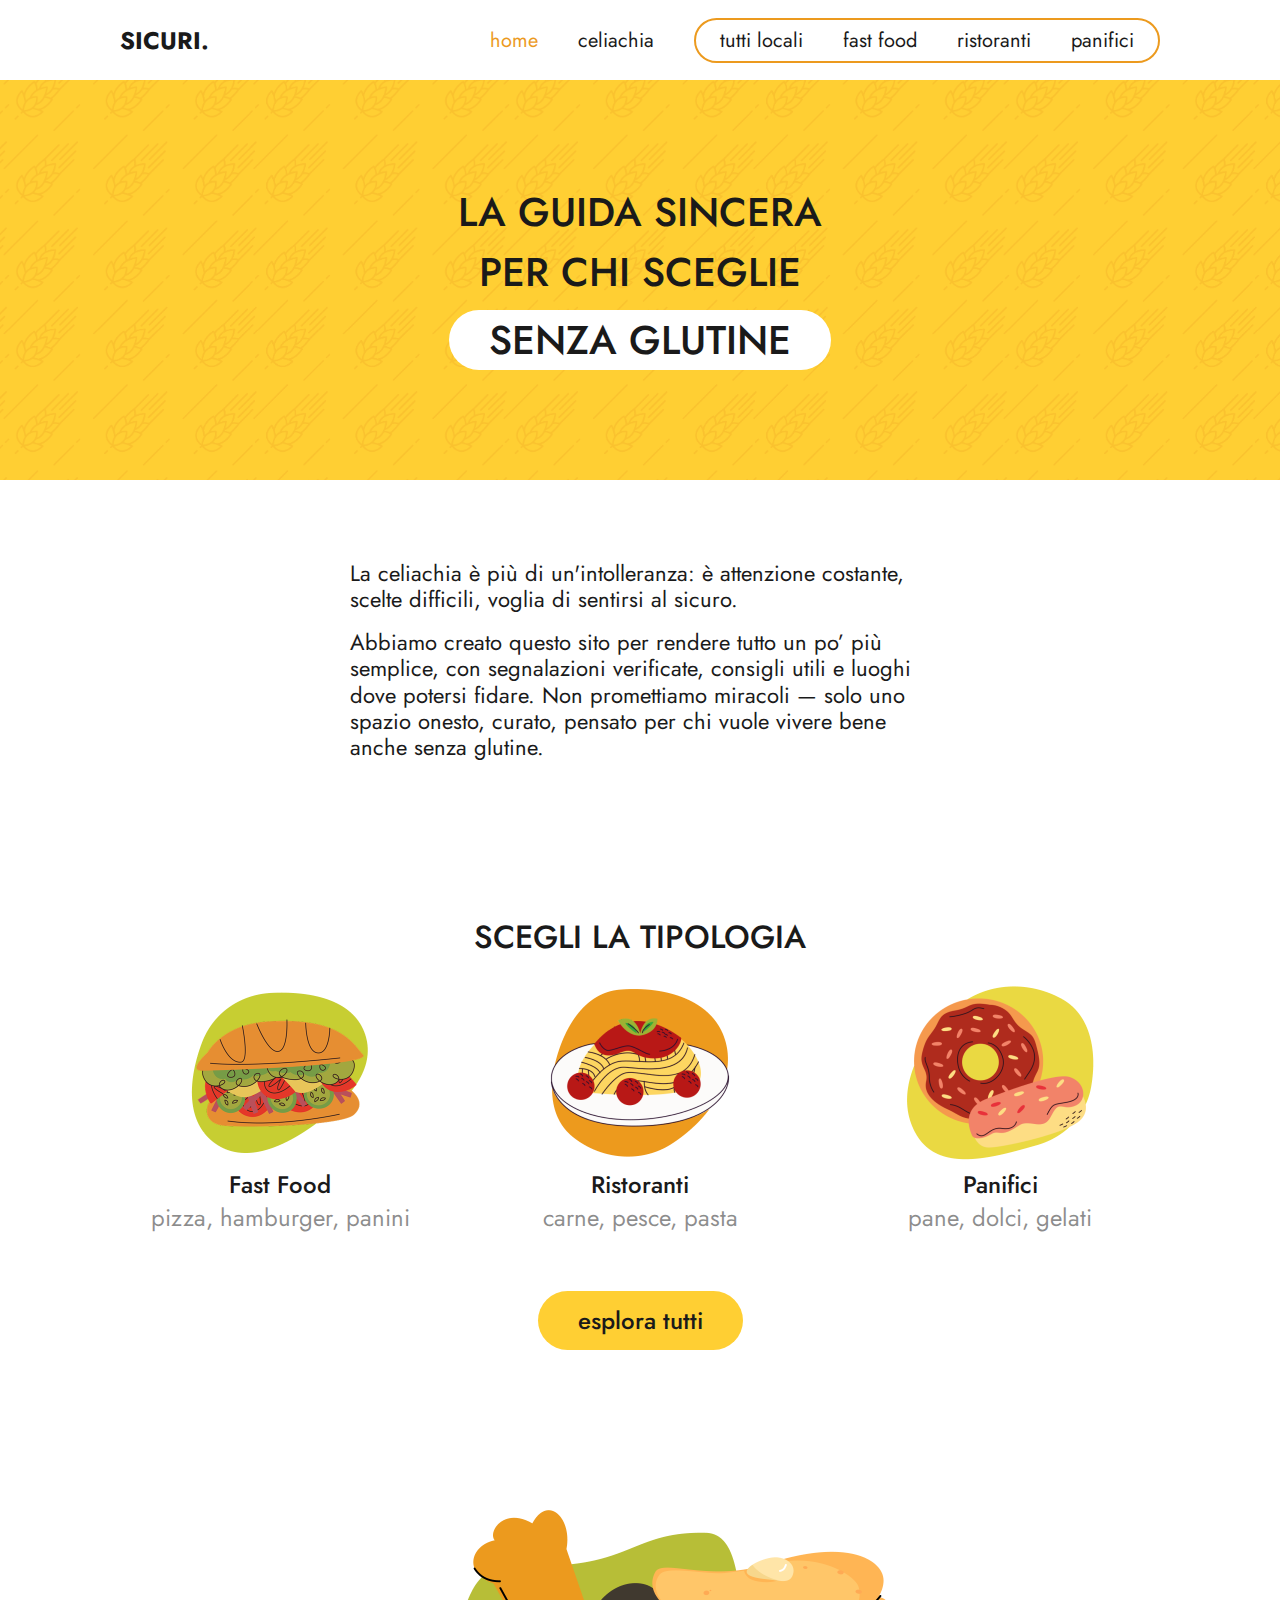
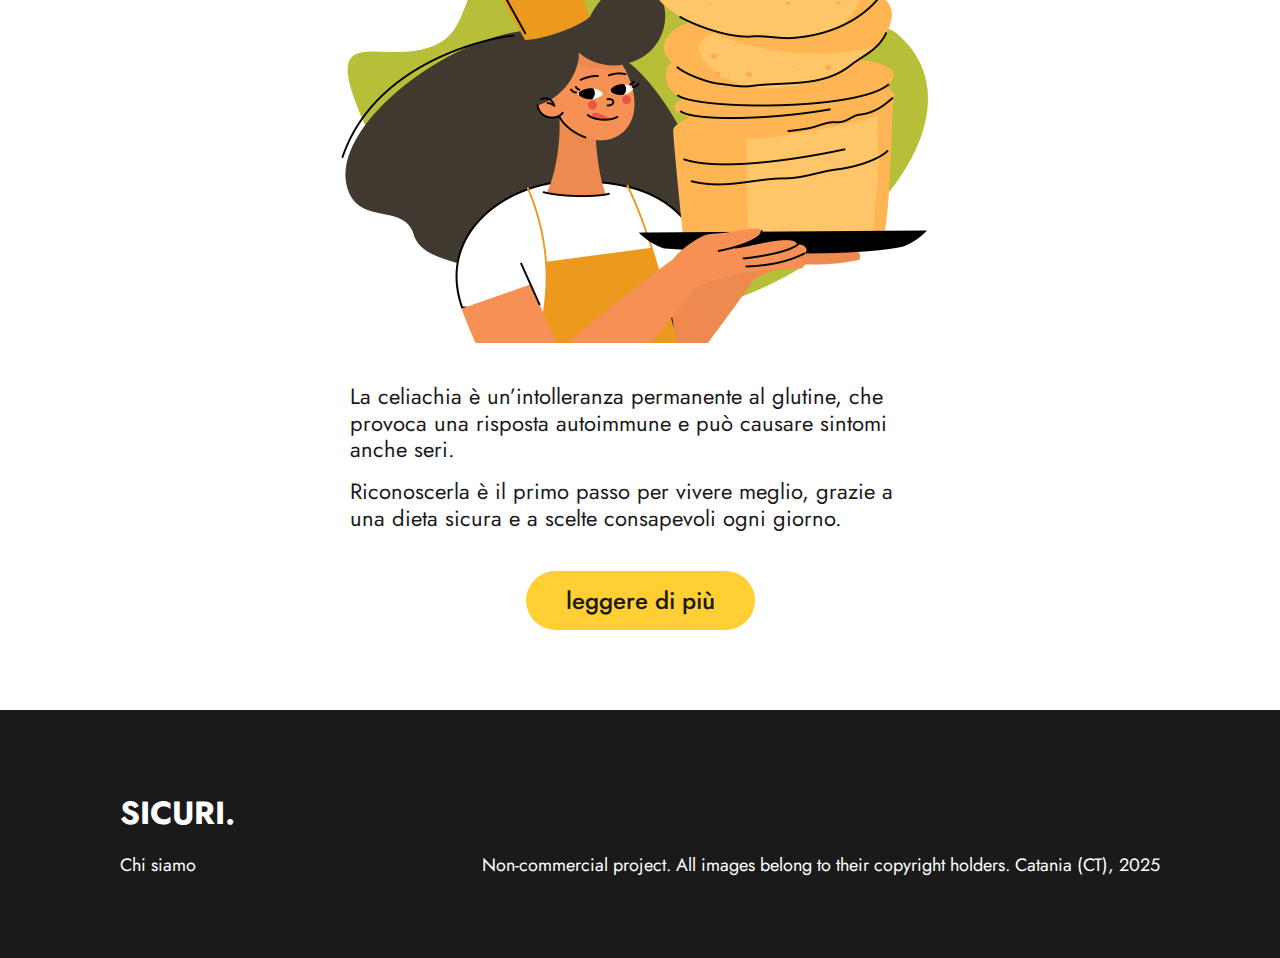
<file: index.html>
<!DOCTYPE html>
<html lang="it">
  <head>
    <meta charset="UTF-8" />
    <meta name="viewport" content="width=device-width, initial-scale=1.0" />
    <title>Sicuri.</title>
    <link rel="stylesheet" href="styles/base.css" />
    <link rel="stylesheet" href="styles/index.css" />

    <link
      href="https://fonts.googleapis.com/css2?family=Jost:wght@100;200;300;400;500;600;700;800;900&display=swap"
      rel="stylesheet"
    />
    <link rel="icon" href="styles/img/general/flavicon1.png" type="image/x-icon" />
  </head>


  <body>

    <!--- Header --->

    <header class="header">
      <a href="index.html" class="logo"> SICURI. </a>
      
        <!--- Burger Menu --->
        <input type="checkbox" id="menu-toggle" class="menu-toggle" />
        <label for="menu-toggle" class="burger">
            <img src="styles/img/general/burger.svg" alt="Menu" class="burger-open" />
            <img src="styles/img/general/burger-close.svg" alt="Close" class="burger-close" />
        </label>
        <nav class="menu">
            <ul class="main-menu">
            <li><a href="index.html" class="active">Home</a></li>
            <li><a href="01-celiachia.html">Celiachia</a></li>
            <li class="grouped">
                <a href="02-tutti-locali.html">Tutti locali</a>
                <a href="03-fast-food.html">Fast food</a>
                <a href="04-ristoranti.html">Ristoranti</a>
                <a href="05-panifici.html">Panifici</a>
            </li>
            </ul>
        </nav>
    </header>


    <!--- Main Content --->

    <main>

        <!--- Hero --->

        <section class="hero">
            <h1 class="h1">
            <span>
                La guida sincera    
            </span>
            <span class="margin">
                per chi sceglie
            </span>
            <span class="border">
                senza glutine
            </span>
            </h1>
        </section>


        <!--- Section 1 / Intro --->

        <section class="section1">
            <div class="intro">
                <p>
                    La celiachia è più di un'intolleranza: è attenzione costante, scelte difficili, voglia di sentirsi al sicuro.
                    </br>
                    <span class="p-margin">
                    Abbiamo creato questo sito per rendere tutto un po’ più semplice, con segnalazioni verificate, consigli utili e luoghi dove potersi fidare. Non promettiamo miracoli — solo uno spazio onesto, curato, pensato per chi vuole vivere bene anche senza glutine.
                    </span>
                </p>
            </div>
        </section>
        

        <!--- Section 2 / Сhoice --->

        <section class="section2">
            <div class="choice">

                <h2>
                    Scegli la tipologia
                </h2>

                <div class="cards">
                    <div class="card">
                        <a href="03-fast-food.html">
                            <img src="styles/img/index/fast-food.png" alt="Fast Food">
                                <div class="card-text">
                                    <h3>Fast Food</h3>
                                    <p class="subtitle">pizza, hamburger, panini</p>
                                </div>
                        </a>
                    </div>

                    <div class="card">
                        <a href="04-ristoranti.html">
                            <img src="styles/img/index/ristoranti.png" alt="Ristoranti">
                                <div class="card-text">
                                    <h3>Ristoranti</h3>
                                    <p class="subtitle">carne, pesce, pasta</p>
                                </div>
                        </a>   
                    </div>
                    
                    <div class="card">
                        <a href="05-panifici.html">
                            <img src="styles/img/index/panifici.png" alt="Panifici">
                                <div class="card-text">
                                    <h3>Panifici</h3>
                                    <p class="subtitle">pane, dolci, gelati</p>
                                </div>
                        </a>
                    </div>
                </div>
                <button class="button">
                    <a href="02-tutti-locali.html">esplora tutti</a>
                </button>
            </div>
        </section>


        <!--- Section 3 / Celiacia --->

        <section class="section3">
            <div class="celiachia">
                <img src="styles/img/index/celiachia.png" alt="Celiachia">
                <p>
                    La celiachia è un’intolleranza permanente al glutine, che provoca una risposta autoimmune e può causare sintomi anche seri.
                    </br>
                    <span class="p-margin">
                    Riconoscerla è il primo passo per vivere meglio, grazie a una dieta sicura e a scelte consapevoli ogni giorno.  
                    </span>              
                </p>
                <button class="button">
                    <a href="01-celiachia.html">leggere di più</a>
                </button>
            </div>
        </section>

    </main>


    <!--- Footer --->

    <footer>
        <a href="index.html" class="logo-footer"> SICURI. </a>
        <div class="content-footer">
            <a href="06-chi-siamo.html">
                Chi siamo
            </a>
            <p>
                Non-commercial project. All images belong to their copyright holders. Catania (CT), 2025
            </p>
        </div>
    </footer>

  </body>
</html>
</file>
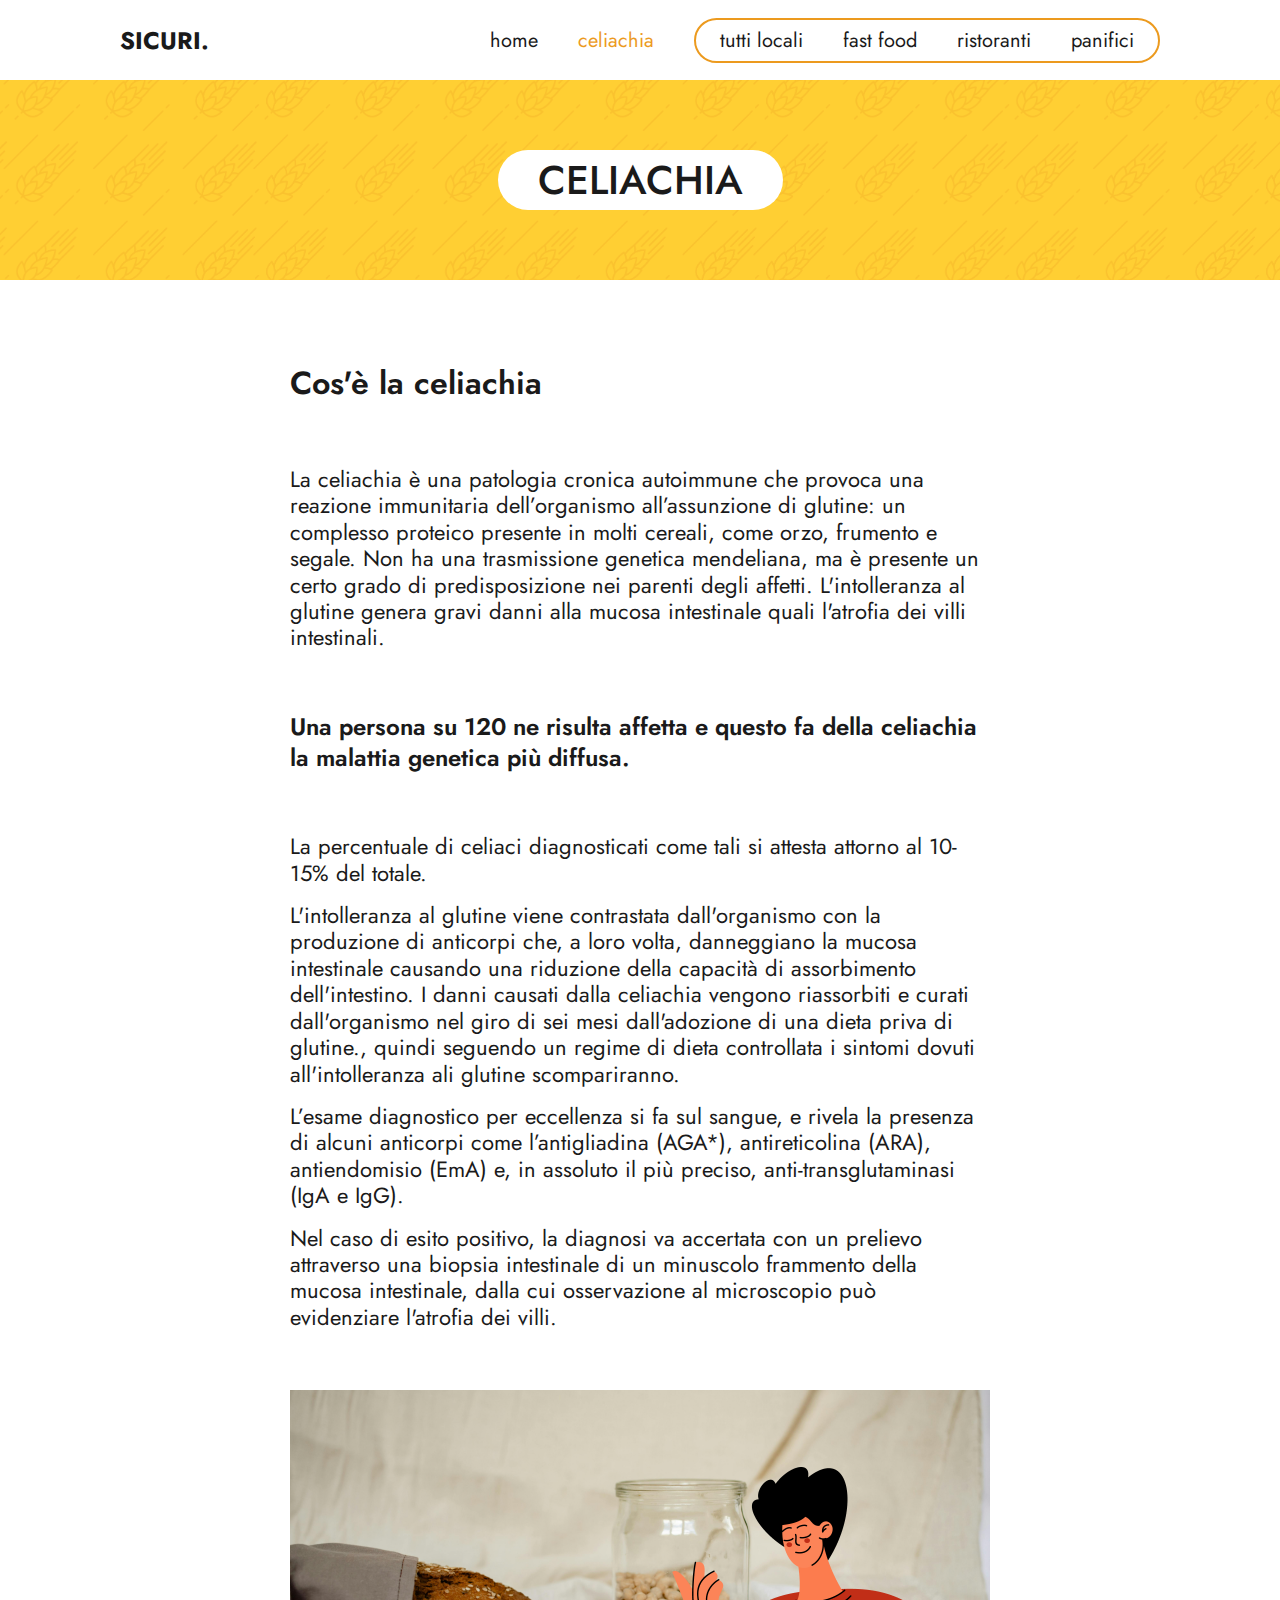
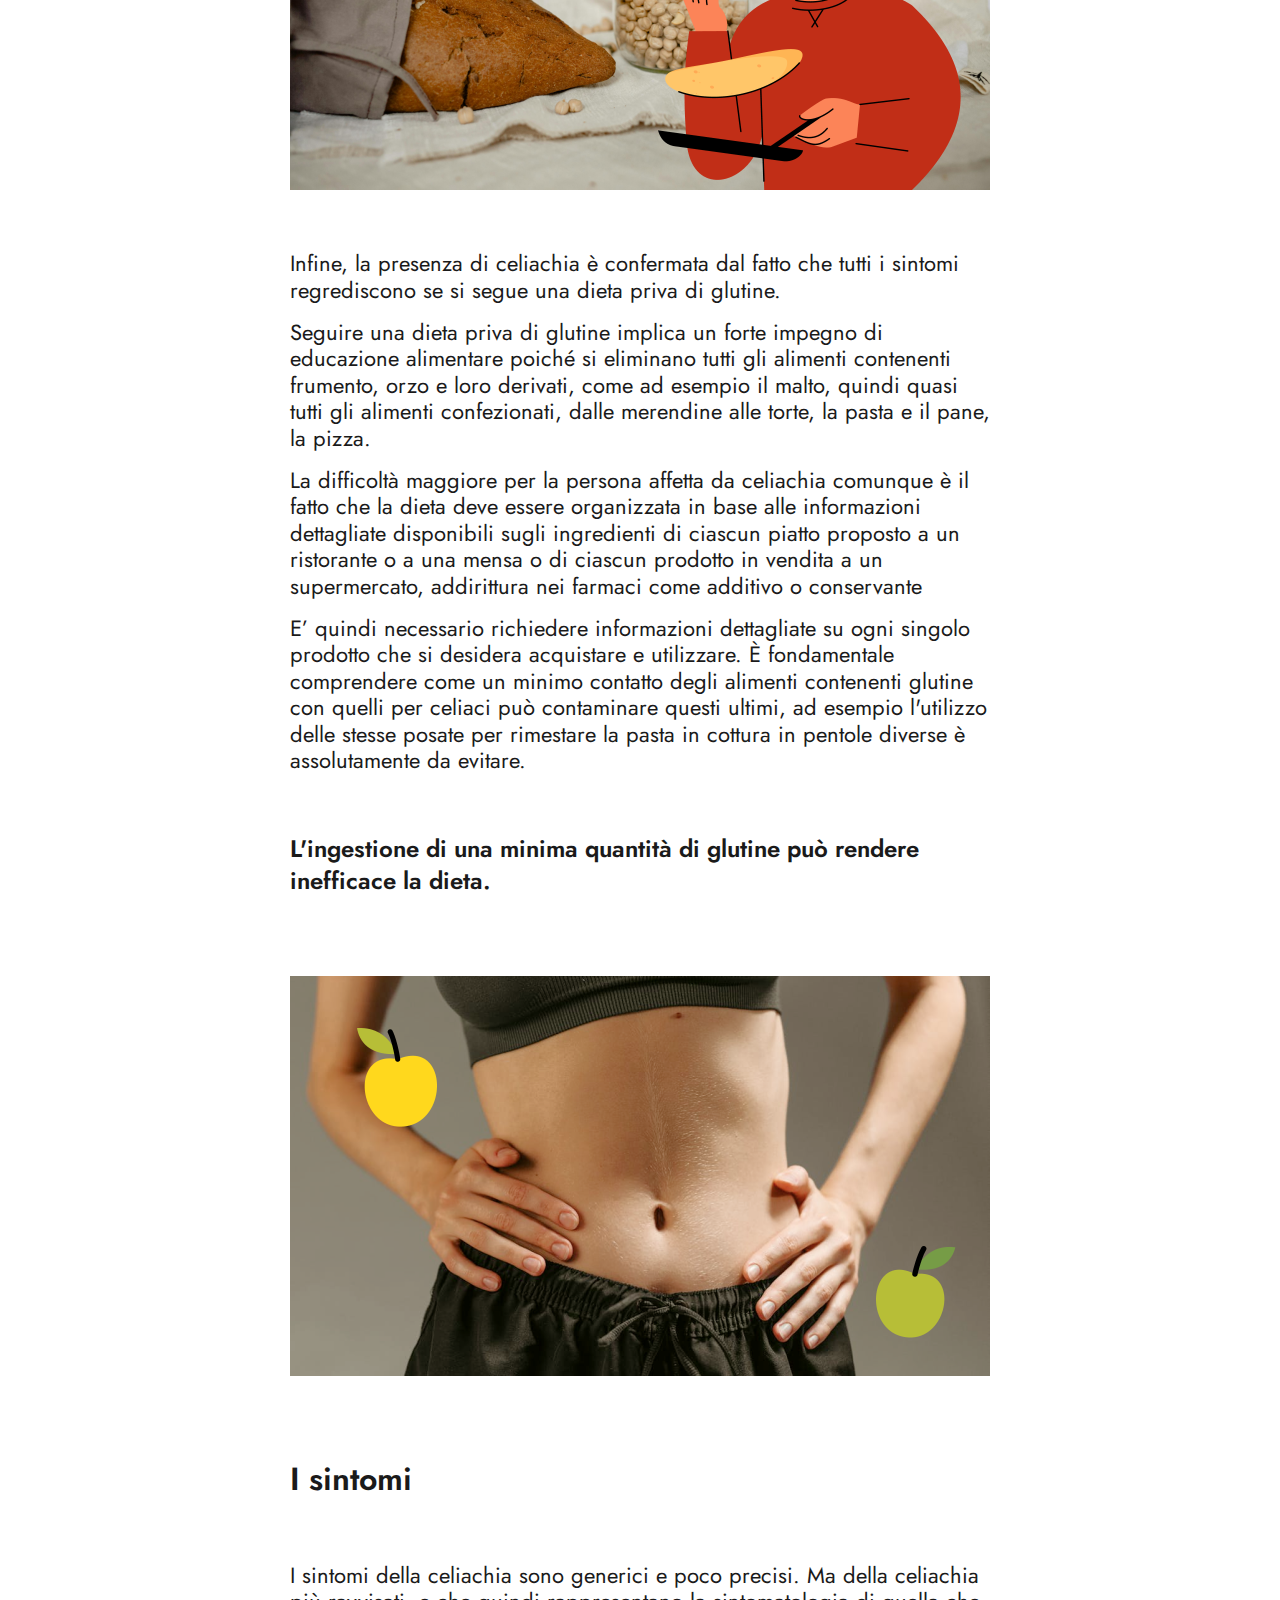
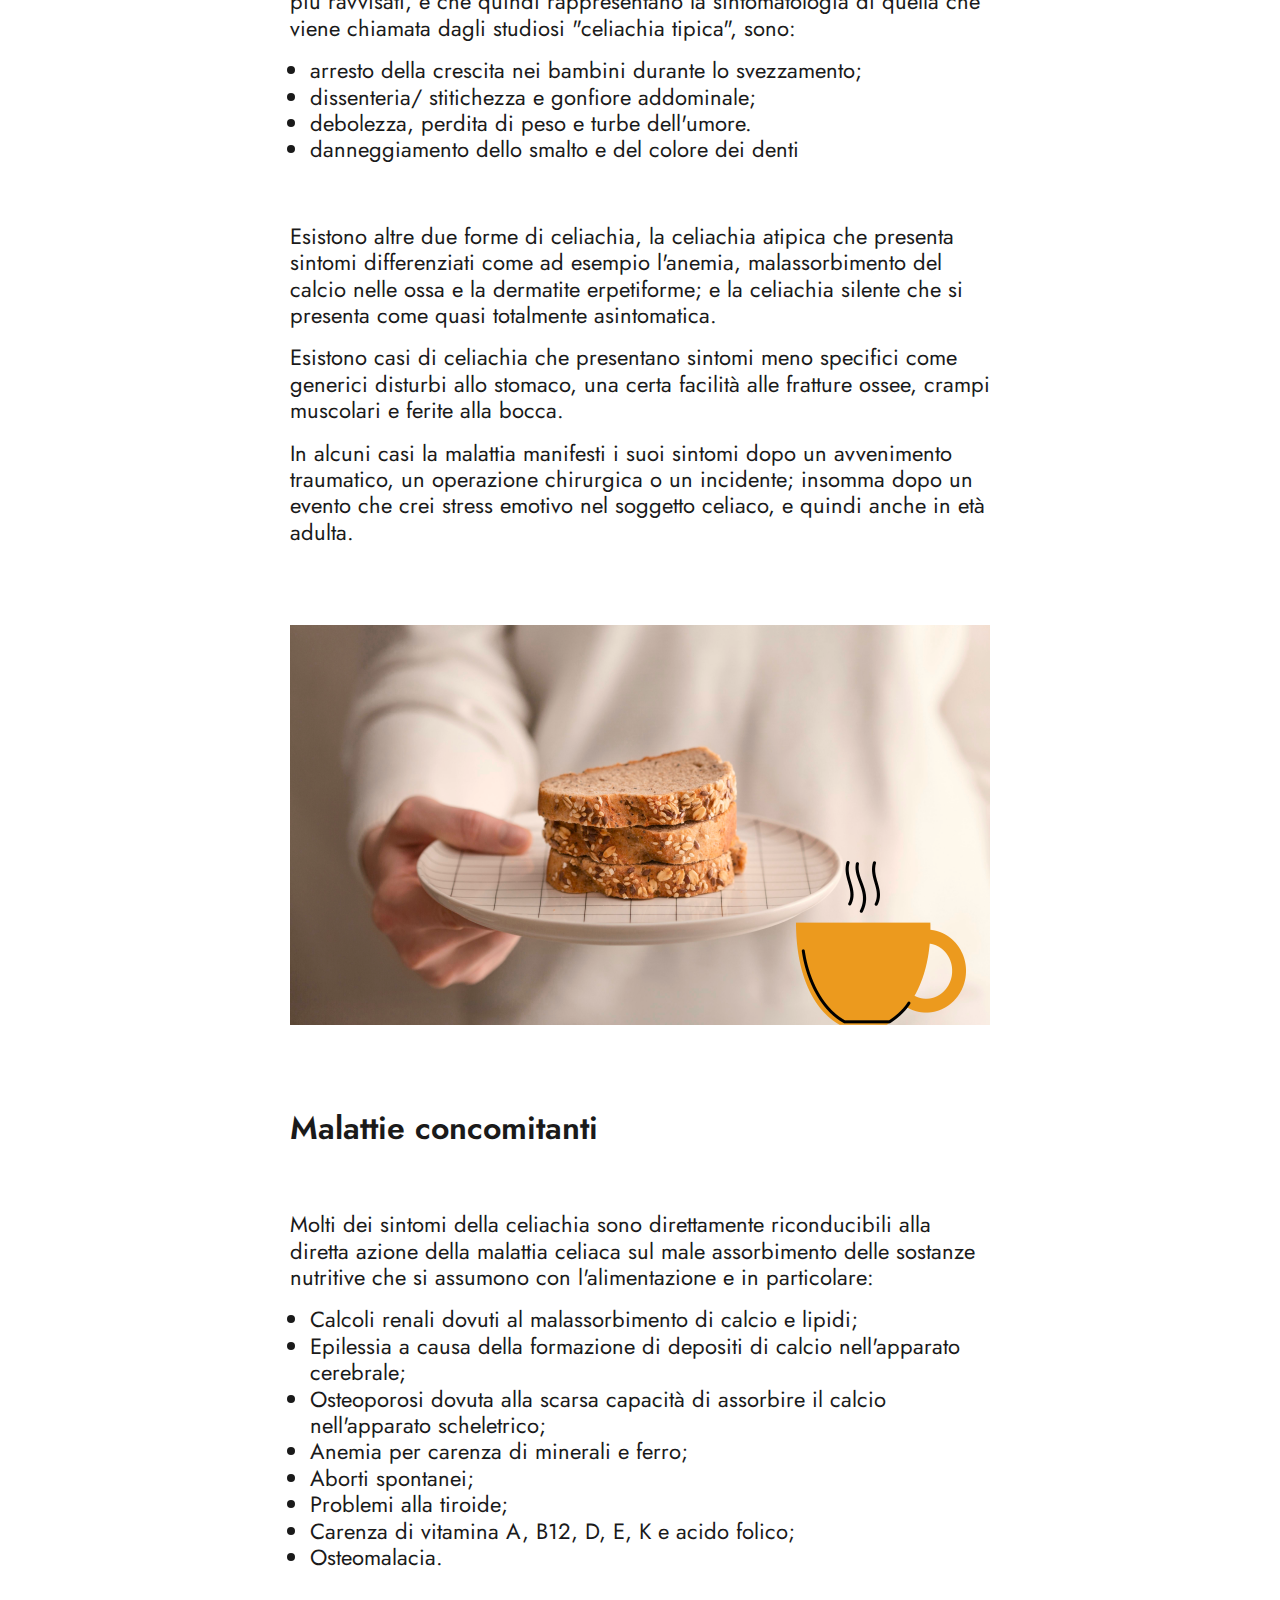
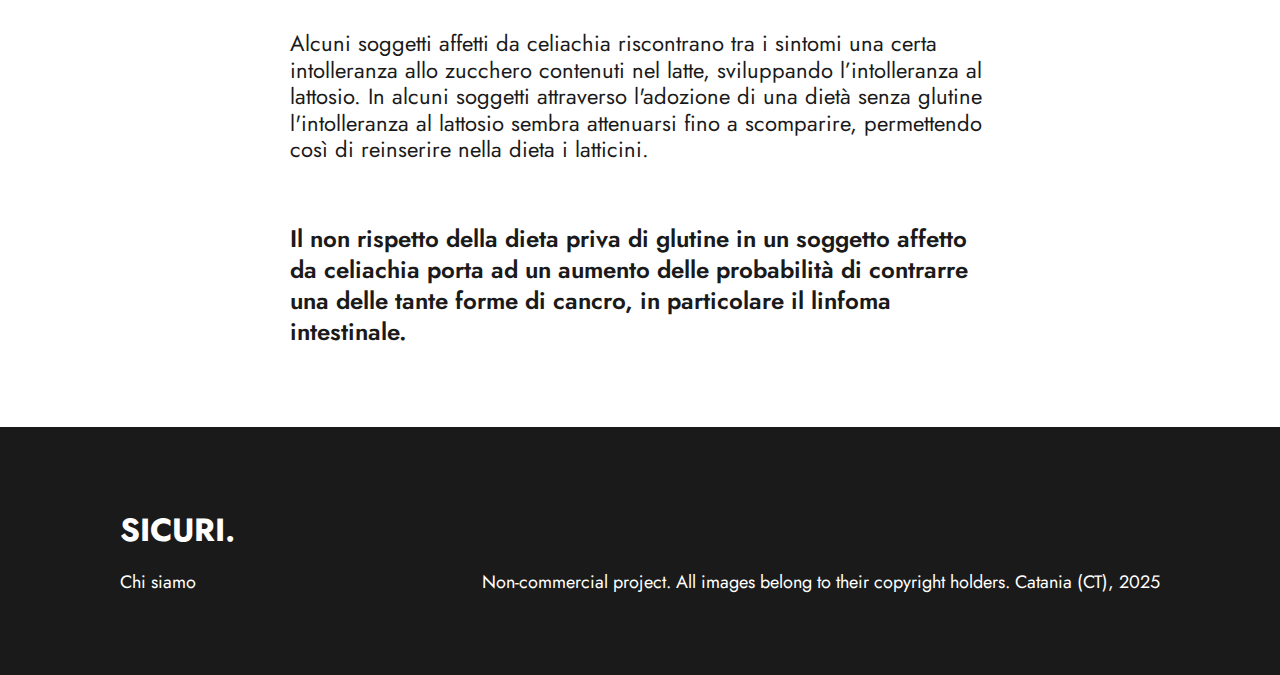
<file: 01-celiachia.html>
<!DOCTYPE html>
<html lang="it">
  <head>
    <meta charset="UTF-8" />
    <meta name="viewport" content="width=device-width, initial-scale=1.0" />
    <title>S. Celiachia</title>
    <link rel="stylesheet" href="styles/base.css" />
    <link rel="stylesheet" href="styles/article.css" />

    <link
      href="https://fonts.googleapis.com/css2?family=Jost:wght@100;200;300;400;500;600;700;800;900&display=swap"
      rel="stylesheet"
    />
    <link rel="icon" href="styles/img/general/flavicon1.png" type="image/x-icon" />
  </head>

  <body>
    <!--- Header --->

    <header class="header">
      <a href="index.html" class="logo">SICURI.</a>

      <!--- Burger Menu --->
      <input type="checkbox" id="menu-toggle" class="menu-toggle" />
      <label for="menu-toggle" class="burger">
        <img src="styles/img/general/burger.svg" alt="Menu" class="burger-open" />
        <img
          src="styles/img/general/burger-close.svg"
          alt="Close"
          class="burger-close"
        />
      </label>
      <nav class="menu">
        <ul class="main-menu">
          <li><a href="index.html">Home</a></li>
          <li><a href="01-celiachia.html" class="active">Celiachia</a></li>
          <li class="grouped">
            <a href="02-tutti-locali.html">Tutti locali</a>
            <a href="03-fast-food.html">Fast food</a>
            <a href="04-ristoranti.html">Ristoranti</a>
            <a href="05-panifici.html">Panifici</a>
          </li>
        </ul>
      </nav>
    </header>

    <!--- Main Content --->

    <main>
      <!--- Hero --->

      <section class="hero">
        <h1 class="border">Celiachia</h1>
      </section>

      <!--- Section 1 / Articolo --->

      <section>
        <div class="articolo">
          <div class="celiac">
            <h2>Cos'è la celiachia</h2>

            <div class="text-block">
              <p class="normal-text">
                La celiachia è una patologia cronica autoimmune che provoca una
                reazione immunitaria dell’organismo all’assunzione di glutine:
                un complesso proteico presente in molti cereali, come orzo,
                frumento e segale. Non ha una trasmissione genetica mendeliana,
                ma è presente un certo grado di predisposizione nei parenti
                degli affetti. L'intolleranza al glutine genera gravi danni alla
                mucosa intestinale quali l'atrofia dei villi intestinali.
              </p>
              <p class="big-text">
                Una persona su 120 ne risulta affetta e questo fa della
                celiachia la malattia genetica più diffusa.
              </p>
              <p class="normal-text">
                La percentuale di celiaci diagnosticati come tali si attesta
                attorno al 10-15% del totale.
                <span class="p-margin">
                  L'intolleranza al glutine viene contrastata dall'organismo con
                  la produzione di anticorpi che, a loro volta, danneggiano la
                  mucosa intestinale causando una riduzione della capacità di
                  assorbimento dell'intestino. I danni causati dalla celiachia
                  vengono riassorbiti e curati dall'organismo nel giro di sei
                  mesi dall'adozione di una dieta priva di glutine., quindi
                  seguendo un regime di dieta controllata i sintomi dovuti
                  all'intolleranza ali glutine scompariranno.
                </span>
                <span class="p-margin">
                  L’esame diagnostico per eccellenza si fa sul sangue, e rivela
                  la presenza di alcuni anticorpi come l’antigliadina (AGA*),
                  antireticolina (ARA), antiendomisio (EmA) e, in assoluto il
                  più preciso, anti-transglutaminasi (IgA e IgG).
                </span>
                <span class="p-margin">
                  Nel caso di esito positivo, la diagnosi va accertata con un
                  prelievo attraverso una biopsia intestinale di un minuscolo
                  frammento della mucosa intestinale, dalla cui osservazione al
                  microscopio può evidenziare l'atrofia dei villi.
                </span>
              </p>
            </div>

            <img src="styles/img/celiachia/img1.png" alt="Celiachia" />

            <div class="text-block">
              <p class="normal-text">
                Infine, la presenza di celiachia è confermata dal fatto che
                tutti i sintomi regrediscono se si segue una dieta priva di
                glutine.
                <span class="p-margin">
                  Seguire una dieta priva di glutine implica un forte impegno di
                  educazione alimentare poiché si eliminano tutti gli alimenti
                  contenenti frumento, orzo e loro derivati, come ad esempio il
                  malto, quindi quasi tutti gli alimenti confezionati, dalle
                  merendine alle torte, la pasta e il pane, la pizza.
                </span>
                <span class="p-margin">
                  La difficoltà maggiore per la persona affetta da celiachia
                  comunque è il fatto che la dieta deve essere organizzata in
                  base alle informazioni dettagliate disponibili sugli
                  ingredienti di ciascun piatto proposto a un ristorante o a una
                  mensa o di ciascun prodotto in vendita a un supermercato,
                  addirittura nei farmaci come additivo o conservante
                </span>
                <span class="p-margin">
                  E’ quindi necessario richiedere informazioni dettagliate su
                  ogni singolo prodotto che si desidera acquistare e utilizzare.
                  È fondamentale comprendere come un minimo contatto degli
                  alimenti contenenti glutine con quelli per celiaci può
                  contaminare questi ultimi, ad esempio l'utilizzo delle stesse
                  posate per rimestare la pasta in cottura in pentole diverse è
                  assolutamente da evitare.
                </span>
              </p>
              <p class="big-text">
                L'ingestione di una minima quantità di glutine può rendere
                inefficace la dieta.
              </p>
            </div>
          </div>
          <img src="styles/img/celiachia/img2.png" alt="Celiachia" />
        </div>

        <div class="articolo">
          <div class="sintomi">
            <h2>I sintomi</h2>
            <div class="text-block">
              <div class="bullet-text">
                <p class="normal-text">
                  I sintomi della celiachia sono generici e poco precisi. Ma
                  della celiachia più ravvisati, e che quindi rappresentano la
                  sintomatologia di quella che viene chiamata dagli studiosi
                  "celiachia tipica", sono:
                </p>

                <ul class="articolo-ul">
                  <li>
                    arresto della crescita nei bambini durante lo svezzamento;
                  </li>
                  <li>dissenteria/ stitichezza e gonfiore addominale;</li>
                  <li>debolezza, perdita di peso e turbe dell'umore.</li>
                  <li>danneggiamento dello smalto e del colore dei denti</li>
                </ul>
              </div>

              <p class="normal-text">
                Esistono altre due forme di celiachia, la celiachia atipica che
                presenta sintomi differenziati come ad esempio l'anemia,
                malassorbimento del calcio nelle ossa e la dermatite
                erpetiforme; e la celiachia silente che si presenta come quasi
                totalmente asintomatica.

                <span class="p-margin">
                  Esistono casi di celiachia che presentano sintomi meno
                  specifici come generici disturbi allo stomaco, una certa
                  facilità alle fratture ossee, crampi muscolari e ferite alla
                  bocca.
                </span>
                <span class="p-margin">
                  In alcuni casi la malattia manifesti i suoi sintomi dopo un
                  avvenimento traumatico, un operazione chirurgica o un
                  incidente; insomma dopo un evento che crei stress emotivo nel
                  soggetto celiaco, e quindi anche in età adulta.
                </span>
              </p>
            </div>
        </div>

         <img src="styles/img/celiachia/img3.png" alt="Celiachia" />

      
          <div class="malattie">
            <h2>Malattie concomitanti</h2>
            <div class="text-block">
              <div class="bullet-text">
                <p class="normal-text">
                  Molti dei sintomi della celiachia sono direttamente
                  riconducibili alla diretta azione della malattia celiaca sul
                  male assorbimento delle sostanze nutritive che si assumono con
                  l'alimentazione e in particolare:
                </p>

                <ul class="articolo-ul">
                  <li>
                    Calcoli renali dovuti al malassorbimento di calcio e lipidi;
                  </li>
                  <li>
                    Epilessia a causa della formazione di depositi di calcio
                    nell'apparato cerebrale;
                  </li>
                  <li>
                    Osteoporosi dovuta alla scarsa capacità di assorbire il
                    calcio nell'apparato scheletrico;
                  </li>
                  <li>Anemia per carenza di minerali e ferro;</li>
                  <li>Aborti spontanei;</li>
                  <li>Problemi alla tiroide;</li>
                  <li>Carenza di vitamina A, B12, D, E, K e acido folico;</li>
                  <li>Osteomalacia.</li>
                </ul>
              </div>

              <p class="normal-text">
                Alcuni soggetti affetti da celiachia riscontrano tra i sintomi
                una certa intolleranza allo zucchero contenuti nel latte,
                sviluppando l’intolleranza al lattosio. In alcuni soggetti
                attraverso l'adozione di una dietà senza glutine l'intolleranza
                al lattosio sembra attenuarsi fino a scomparire, permettendo
                così di reinserire nella dieta i latticini.
              </p>

              <p class="big-text">
                Il non rispetto della dieta priva di glutine in un soggetto
                affetto da celiachia porta ad un aumento delle probabilità di
                contrarre una delle tante forme di cancro, in particolare il
                linfoma intestinale.
              </p>
            </div>
          </div>
       
      </section>
    </main>

    <!--- Footer --->

    <footer>
      <a href="index.html" class="logo-footer"> SICURI. </a>
      <div class="content-footer">
        <a href="06-chi-siamo.html"> Chi siamo </a>
        <p>
          Non-commercial project. All images belong to their copyright holders.
          Catania (CT), 2025
        </p>
      </div>
    </footer>
  </body>
</html>
</file>
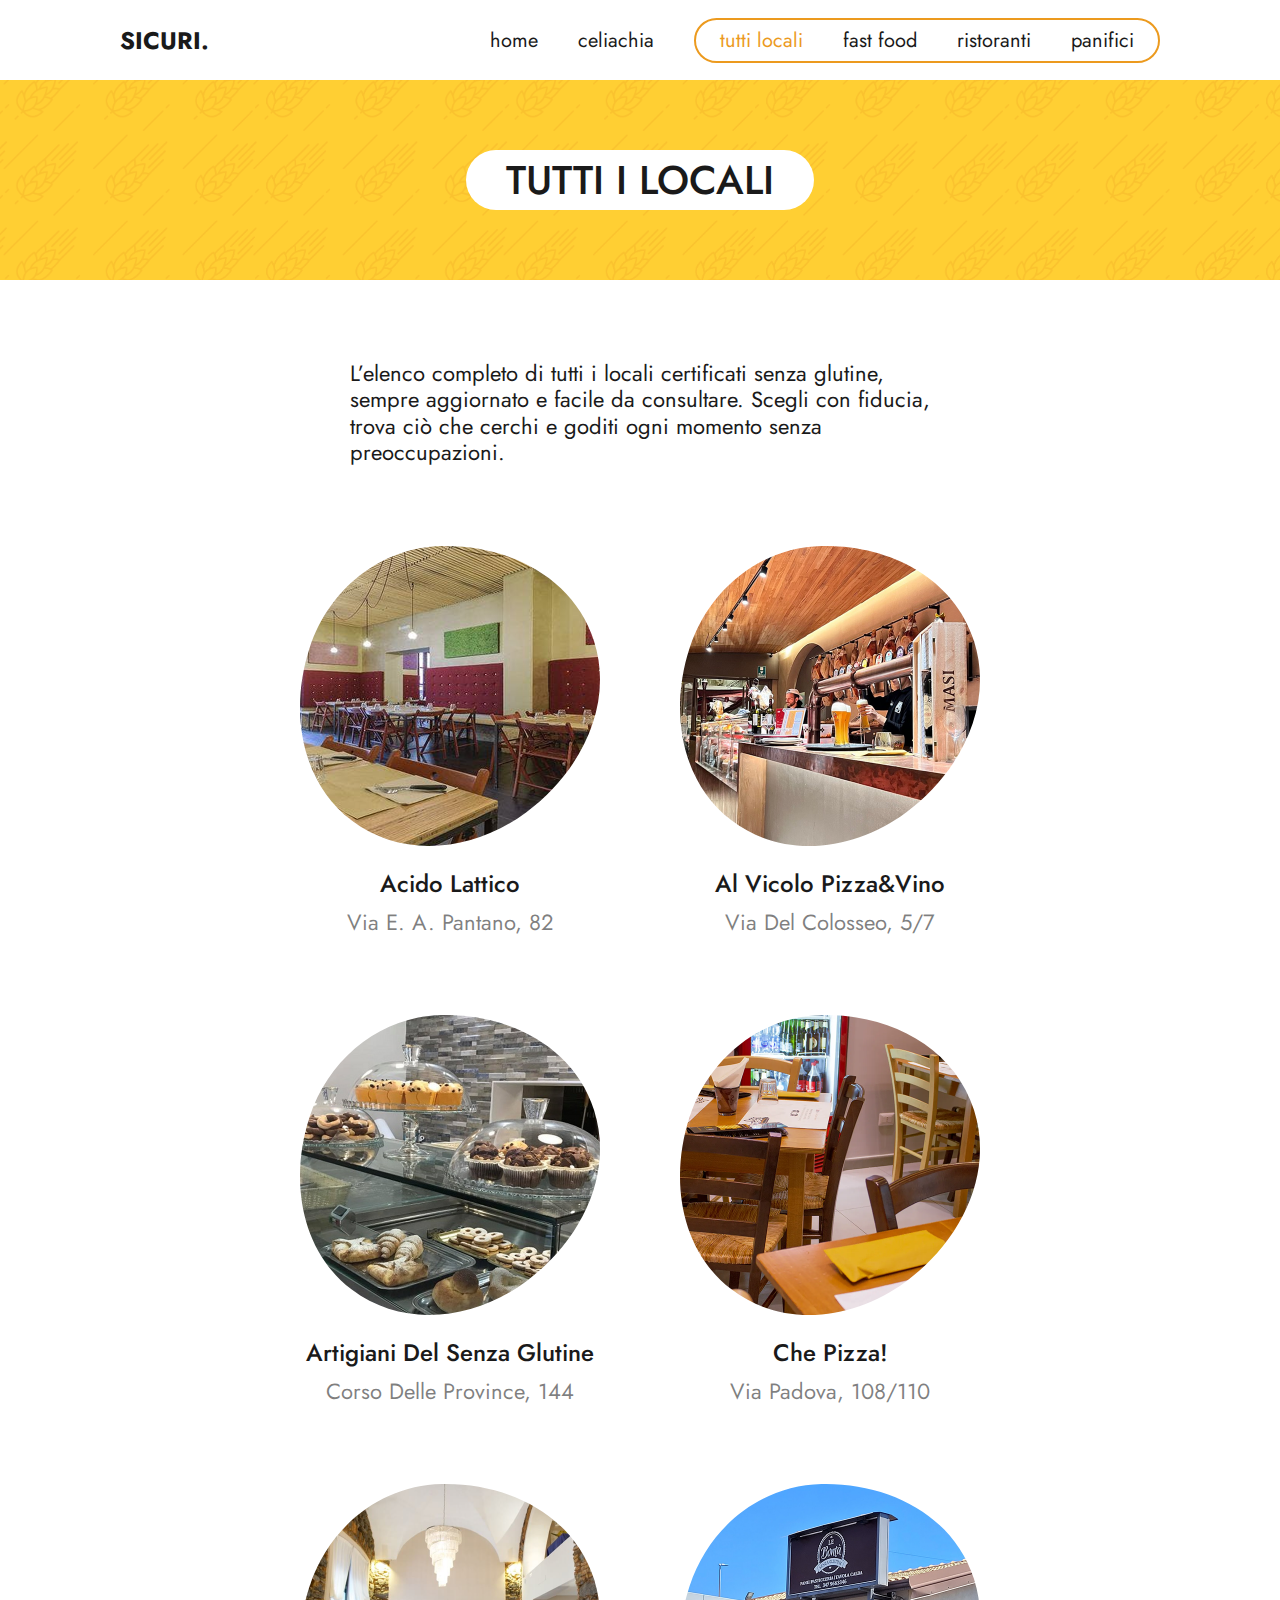
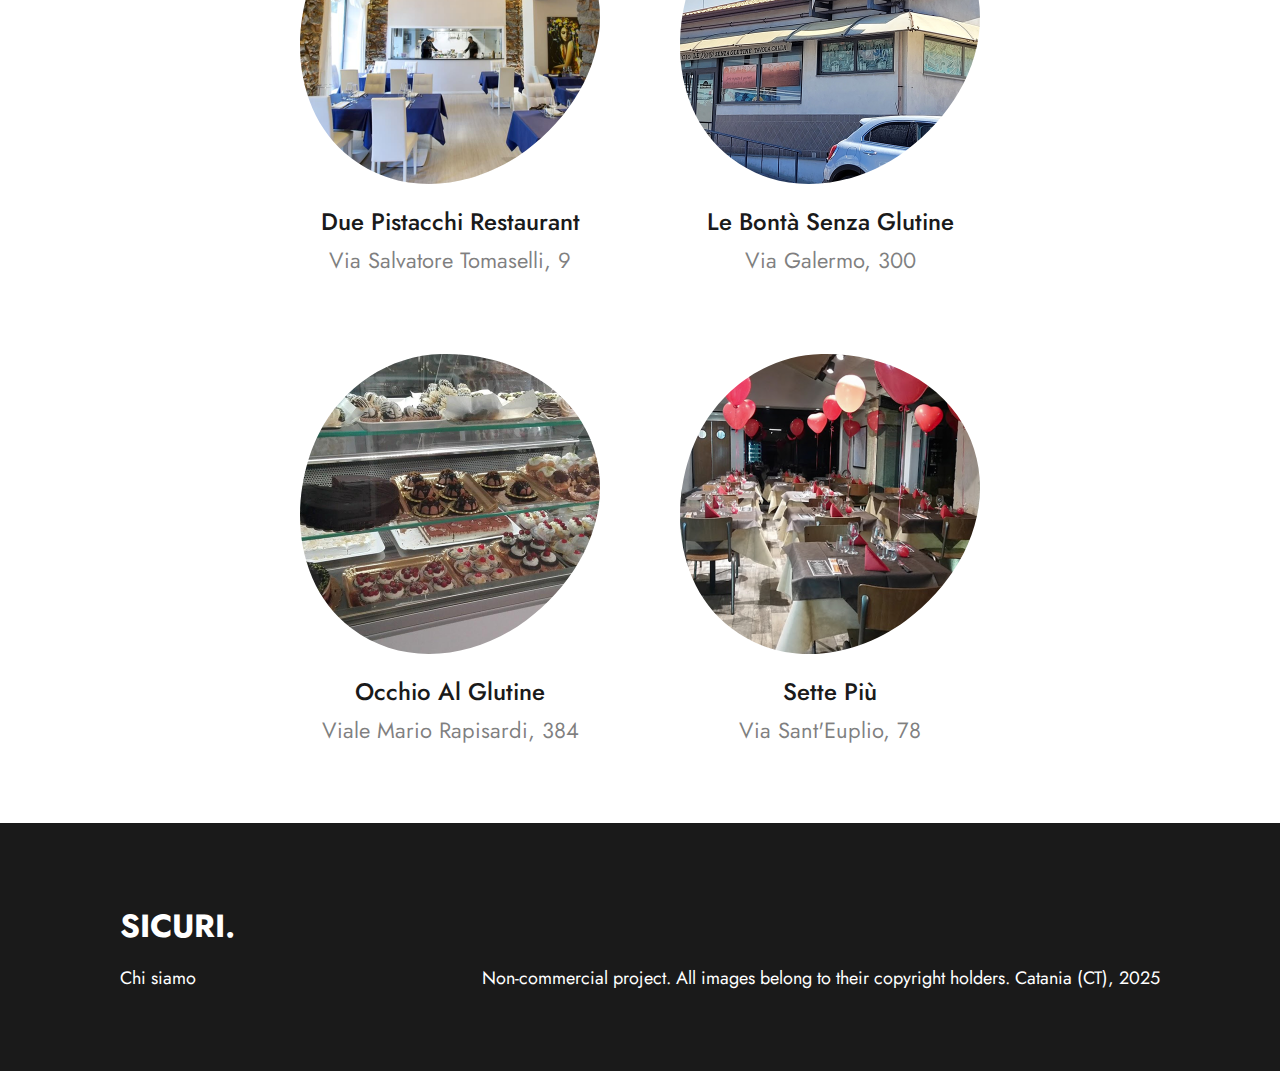
<file: 02-tutti-locali.html>
<!DOCTYPE html>
<html lang="it">
  <head>
    <meta charset="UTF-8" />
    <meta name="viewport" content="width=device-width, initial-scale=1.0" />
    <title>S. Tutti locali</title>
    <link rel="stylesheet" href="styles/base.css" />
    <link rel="stylesheet" href="styles/list.css" />

    <link
      href="https://fonts.googleapis.com/css2?family=Jost:wght@100;200;300;400;500;600;700;800;900&display=swap"
      rel="stylesheet"
    />
    <link rel="icon" href="styles/img/general/flavicon1.png" type="image/x-icon" />
  </head>

  <body>
    <!--- Header --->

    <header class="header">
      <a href="index.html" class="logo"> SICURI. </a>

      <!--- Burger Menu --->
      <input type="checkbox" id="menu-toggle" class="menu-toggle" />
      <label for="menu-toggle" class="burger">
        <img src="styles/img/general/burger.svg" alt="Menu" class="burger-open" />
        <img
          src="styles/img/general/burger-close.svg"
          alt="Close"
          class="burger-close"
        />
      </label>
      <nav class="menu">
        <ul class="main-menu">
          <li><a href="index.html">Home</a></li>
          <li><a href="01-celiachia.html">Celiachia</a></li>
          <li class="grouped">
            <a href="02-tutti-locali.html" class="active">Tutti locali</a>
            <a href="03-fast-food.html">Fast food</a>
            <a href="04-ristoranti.html">Ristoranti</a>
            <a href="05-panifici.html">Panifici</a>
          </li>
        </ul>
      </nav>
    </header>

    <!--- Main Content --->

    <main>
      <!--- Hero --->

      <section class="hero">
        <h1 class="border">Tutti i Locali</h1>
      </section>

      <!--- Elenco --->

      <section>
        <div class="elenco">
          <p>
            L’elenco completo di tutti i locali certificati senza glutine,
            sempre aggiornato e facile da consultare. Scegli con fiducia, trova
            ciò che cerchi e goditi ogni momento senza preoccupazioni.
          </p>
          <div class="list">
            <div class="list-card">
              <a href="11-acido-lattico.html" class="list-card-link">
                <img src="styles/img/posti/img01.png" alt="Foto"/>
                <div class="list-card-text">
                  <h3 class="nome">Acido Lattico</h3>
                  <p class="address">Via E. A. Pantano, 82</p>
                </div>
              </a>
            </div>
            <div class="list-card">
              <a href="12-al-vicolo.html" class="list-card-link">
              <img src="styles/img/posti/img02.png" alt="Foto" />
              <div class="list-card-text">
                <h3 class="nome">Al vicolo pizza&vino</h3>
                <p class="address">Via del Colosseo, 5/7</p>
              </div>
              </a>
            </div>
            <div class="list-card">
              <a href="13-artigiani-senza-glutine.html" class="list-card-link">
              <img src="styles/img/posti/img03.png" alt="Foto" />
              <div class="list-card-text">
                <h3 class="nome">Artigiani del senza glutine</h3>
                <p class="address">Corso delle Province, 144</p>
              </div>
              </a>
            </div>
            <div class="list-card">
              <a href="14-che-pizza.html" class="list-card-link">
              <img src="styles/img/posti/img04.png" alt="Foto" />
              <div class="list-card-text">
                <h3 class="nome">Che Pizza!</h3>
                <p class="address">Via Padova, 108/110</p>
              </div>
              </a>
            </div>
            <div class="list-card">
              <a href="15-due-pistacchi.html" class="list-card-link">
              <img src="styles/img/posti/img05.png" alt="Foto" />
              <div class="list-card-text">
                <h3 class="nome">Due pistacchi Restaurant</h3>
                <p class="address">Via Salvatore Tomaselli, 9</p>
              </div>
              </a>
            </div>
            <div class="list-card">
              <a href="16-bonta-senza-glutine.html" class="list-card-link">
              <img src="styles/img/posti/img06.png" alt="Foto" />
              <div class="list-card-text">
                <h3 class="nome">Le bontà senza glutine</h3>
                <p class="address">Via Galermo, 300</p>
              </div>
              </a>
            </div>
            <div class="list-card">
              <a href="17-occhio-al-glutine.html" class="list-card-link">
              <img src="styles/img/posti/img07.png" alt="Foto" />
              <div class="list-card-text">
                <h3 class="nome">Occhio al glutine</h3>
                <p class="address">Viale Mario rapisardi, 384</p>
              </div>
              </a>
            </div>
            <div class="list-card">
              <a href="18-sette-piu.html" class="list-card-link">
              <img src="styles/img/posti/img08.png" alt="Foto" />
              <div class="list-card-text">
                <h3 class="nome">Sette Più</h3>
                <p class="address">Via Sant'Euplio, 78</p>
              </div>
              </a>
            </div>
        </div>
      </section>
    </main>

    <!--- Footer --->

    <footer class="footer">
      <a href="index.html" class="logo-footer"> SICURI. </a>
      <div class="content-footer">
        <a href="06-chi-siamo.html"> Chi siamo </a>
        <p>
          Non-commercial project. All images belong to their copyright holders.
          Catania (CT), 2025
        </p>
      </div>
    </footer>
  </body>
</html>
</file>
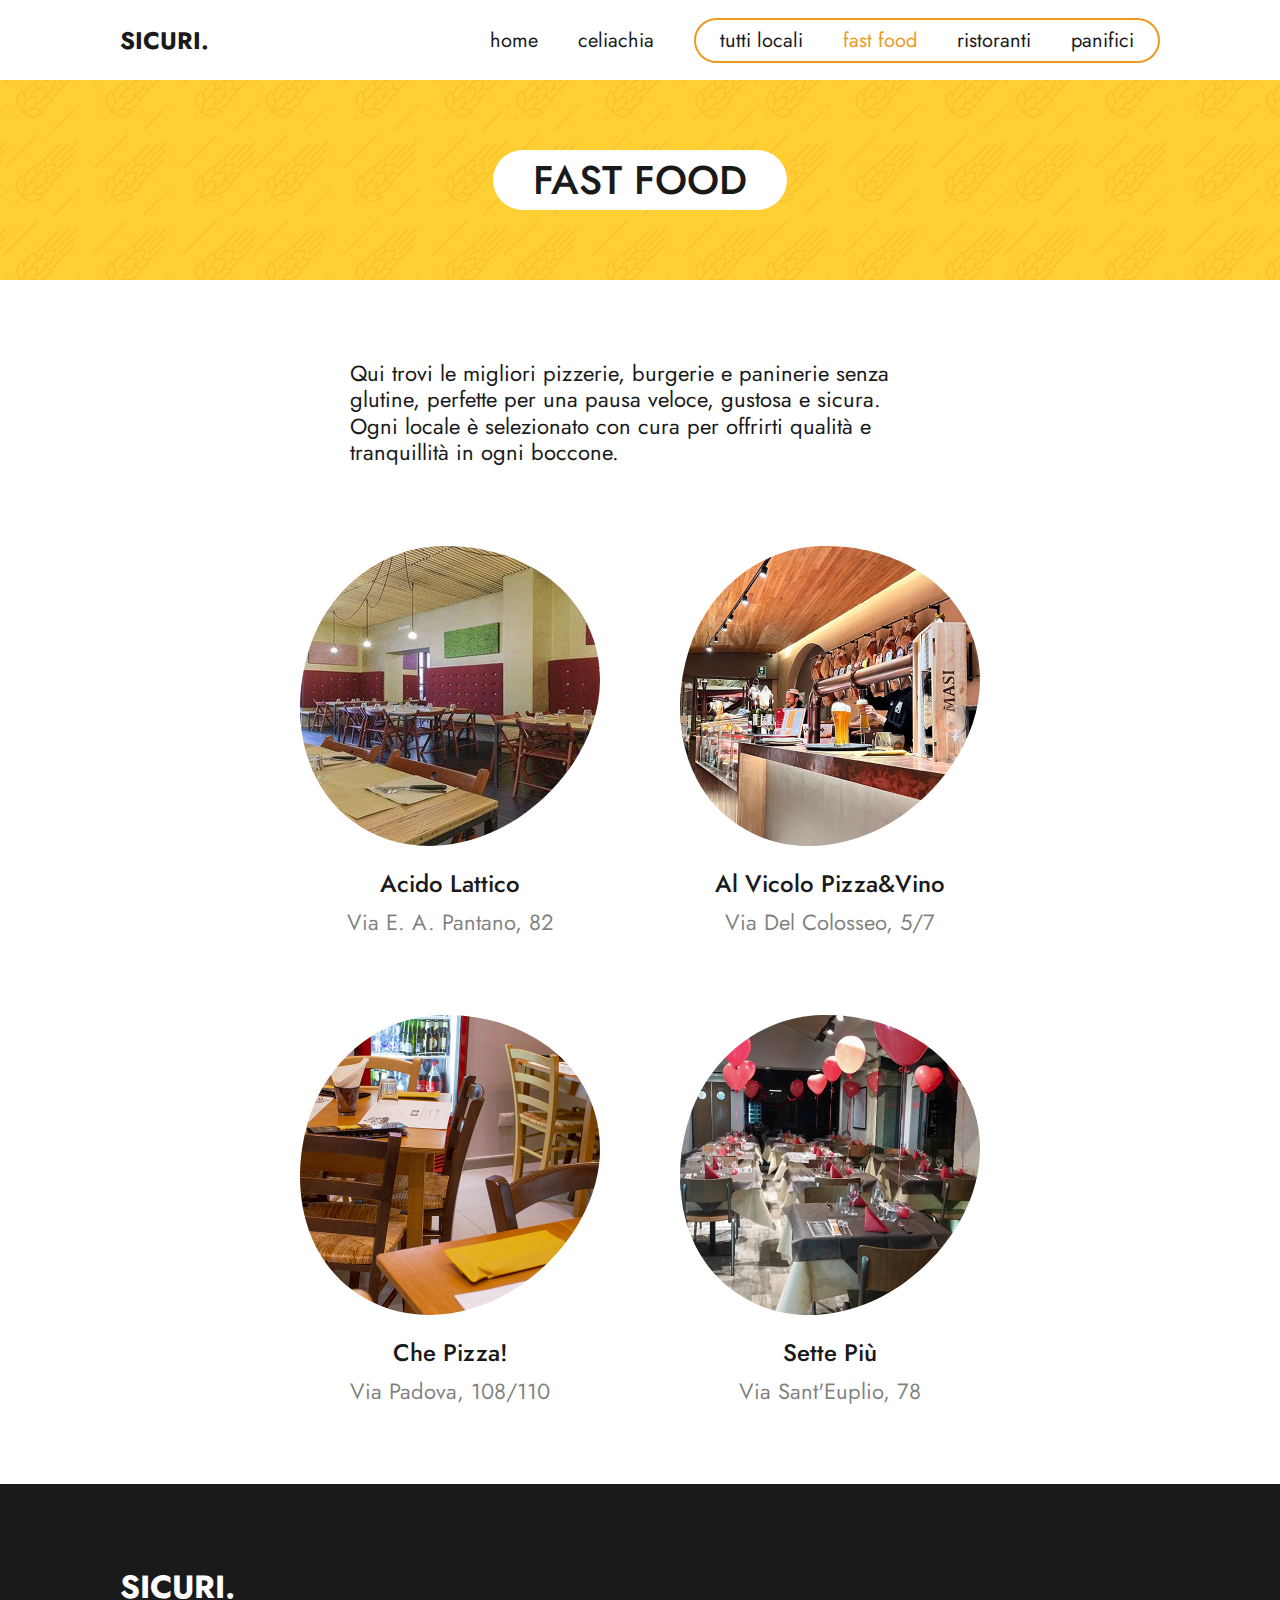
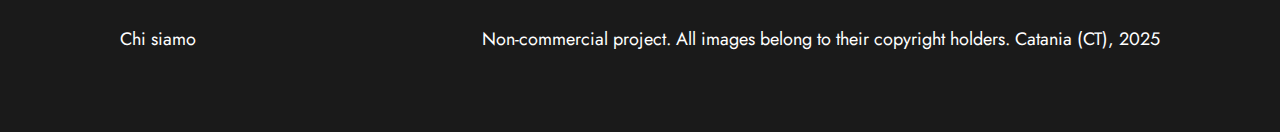
<file: 03-fast-food.html>
<!DOCTYPE html>
<html lang="it">
  <head>
    <meta charset="UTF-8" />
    <meta name="viewport" content="width=device-width, initial-scale=1.0" />
    <title>S. Fast Food</title>
    <link rel="stylesheet" href="styles/base.css" />
    <link rel="stylesheet" href="styles/list.css" />

    <link
      href="https://fonts.googleapis.com/css2?family=Jost:wght@100;200;300;400;500;600;700;800;900&display=swap"
      rel="stylesheet"
    />
    <link rel="icon" href="styles/img/general/flavicon1.png" type="image/x-icon" />
  </head>


  <body>

    <!--- Header --->

    <header class="header">
      <a href="index.html" class="logo"> SICURI. </a>
      
        <!--- Burger Menu --->
        <input type="checkbox" id="menu-toggle" class="menu-toggle" />
        <label for="menu-toggle" class="burger">
            <img src="styles/img/general/burger.svg" alt="Menu" class="burger-open" />
            <img src="styles/img/general/burger-close.svg" alt="Close" class="burger-close" />
        </label>
        <nav class="menu">
            <ul class="main-menu">
            <li><a href="index.html">Home</a></li>
            <li><a href="01-celiachia.html">Celiachia</a></li>
            <li class="grouped">
                <a href="02-tutti-locali.html">Tutti locali</a>
                <a href="03-fast-food.html" class="active">Fast food</a>
                <a href="04-ristoranti.html">Ristoranti</a>
                <a href="05-panifici.html">Panifici</a>
            </li>
            </ul>
        </nav>
    </header>

    <!--- Main Content --->

    <main>

      <!--- Hero --->

      <section class="hero">
        <h1 class="border">Fast Food</h1>
      </section>

      <!--- Elenco --->

      <section>
        <div class="elenco">
          <p>
            Qui trovi le migliori pizzerie, burgerie e paninerie senza glutine, perfette per una pausa veloce, gustosa e sicura. Ogni locale è selezionato con cura per offrirti qualità e tranquillità in ogni boccone.          
          </p>
          <div class="list">
            <div class="list-card">
              <a href="11-acido-lattico.html" class="list-card-link">
                <img src="styles/img/posti/img01.png" alt="Foto"/>
                <div class="list-card-text">
                  <h3 class="nome">Acido Lattico</h3>
                  <p class="address">Via E. A. Pantano, 82</p>
                </div>
              </a>
            </div>
            <div class="list-card">
              <a href="12-al-vicolo.html" class="list-card-link">
                <img src="styles/img/posti/img02.png" alt="Foto" />
                <div class="list-card-text">
                  <h3 class="nome">Al vicolo pizza&vino</h3>
                  <p class="address">Via del Colosseo, 5/7</p>
                </div>
              </a>
            </div>
            <div class="list-card">
              <a href="14-che-pizza.html" class="list-card-link">
                <img src="styles/img/posti/img04.png" alt="Foto" />
                <div class="list-card-text">
                  <h3 class="nome">Che Pizza!</h3>
                  <p class="address">Via Padova, 108/110</p>
                </div>
              </a>
            </div>
            <div class="list-card">
              <a href="18-sette-piu.html" class="list-card-link">
                <img src="styles/img/posti/img08.png" alt="Foto" />
                <div class="list-card-text">
                  <h3 class="nome">Sette Più</h3>
                  <p class="address">Via Sant'Euplio, 78</p>
                </div>
              </a>
            </div>
          </div>
      </section>

    </main>

    <!--- Footer --->

    <footer class="footer">
        <a href="index.html" class="logo-footer"> SICURI. </a>
        <div class="content-footer">
            <a href="06-chi-siamo.html">
                Chi siamo
            </a>
            <p>
                Non-commercial project. All images belong to their copyright holders. Catania (CT), 2025
            </p>
        </div>
    </footer>

  </body>
</html>
</file>
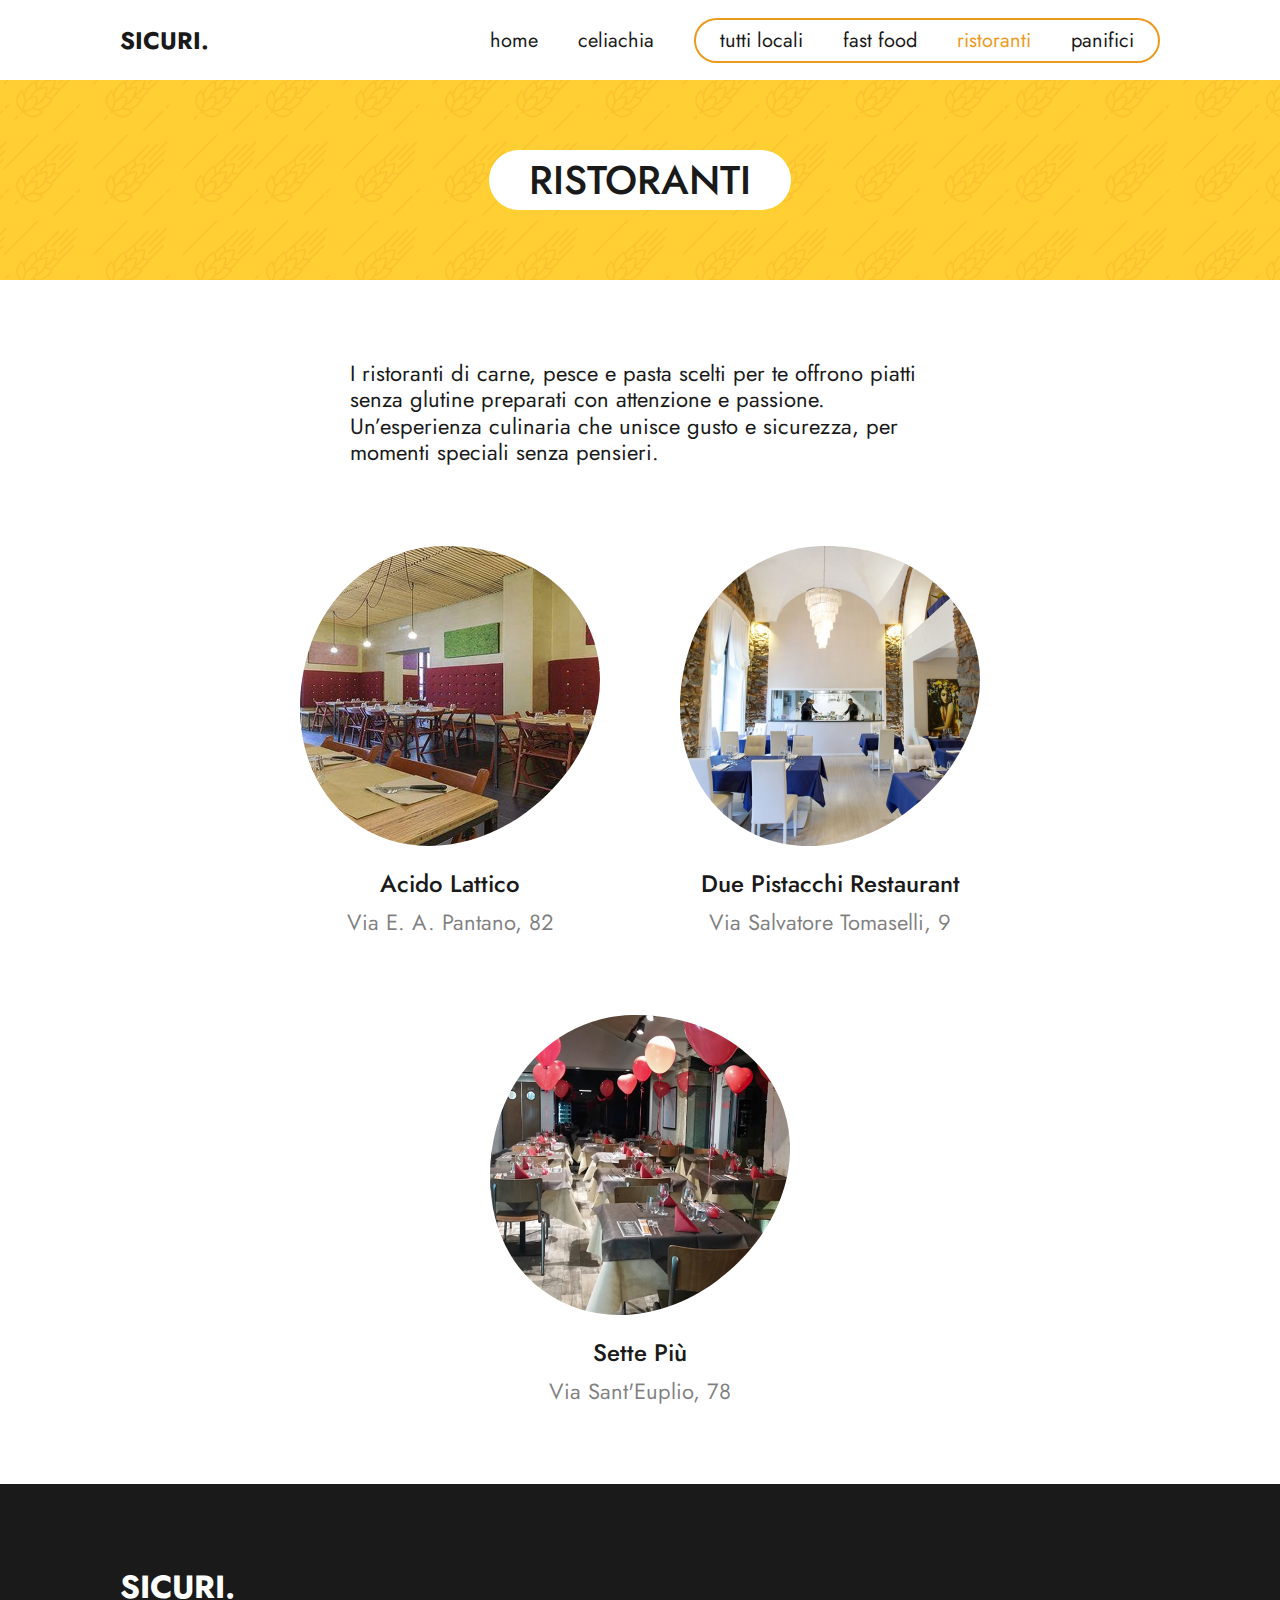
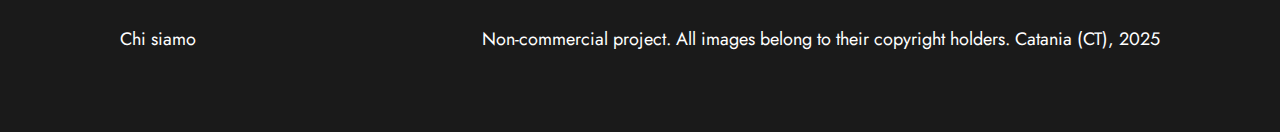
<file: 04-ristoranti.html>
<!DOCTYPE html>
<html lang="it">
  <head>
    <meta charset="UTF-8" />
    <meta name="viewport" content="width=device-width, initial-scale=1.0" />
    <title>S. Ristoranti</title>
    <link rel="stylesheet" href="styles/base.css" />
    <link rel="stylesheet" href="styles/list.css" />

    <link
      href="https://fonts.googleapis.com/css2?family=Jost:wght@100;200;300;400;500;600;700;800;900&display=swap"
      rel="stylesheet"
    />
    <link rel="icon" href="styles/img/general/flavicon1.png" type="image/x-icon" />
  </head>


  <body>

    <!--- Header --->

    <header class="header">
      <a href="index.html" class="logo"> SICURI. </a>
      
        <!--- Burger Menu --->
        <input type="checkbox" id="menu-toggle" class="menu-toggle" />
        <label for="menu-toggle" class="burger">
            <img src="styles/img/general/burger.svg" alt="Menu" class="burger-open" />
            <img src="styles/img/general/burger-close.svg" alt="Close" class="burger-close" />
        </label>
        <nav class="menu">
            <ul class="main-menu">
            <li><a href="index.html">Home</a></li>
            <li><a href="01-celiachia.html">Celiachia</a></li>
            <li class="grouped">
                <a href="02-tutti-locali.html">Tutti locali</a>
                <a href="03-fast-food.html">Fast food</a>
                <a href="04-ristoranti.html" class="active">Ristoranti</a>
                <a href="05-panifici.html">Panifici</a>
            </li>
            </ul>
        </nav>
    </header>

    <!--- Main Content --->

    <main>

      <!--- Hero --->

      <section class="hero">
        <h1 class="border">Ristoranti</h1>
      </section>

      <!--- Elenco --->

      <section>
        <div class="elenco">
          <p>
            I ristoranti di carne, pesce e pasta scelti per te offrono piatti senza glutine preparati con attenzione e passione. Un’esperienza culinaria che unisce gusto e sicurezza, per momenti speciali senza pensieri.          
          </p>
          <div class="list">
            <div class="list-card">
              <a href="11-acido-lattico.html" class="list-card-link">
                <img src="styles/img/posti/img01.png" alt="Foto"/>
                <div class="list-card-text">
                  <h3 class="nome">Acido Lattico</h3>
                  <p class="address">Via E. A. Pantano, 82</p>
                </div>
              </a>
            </div>
            <div class="list-card">
              <a href="15-due-pistacchi.html" class="list-card-link">
                <img src="styles/img/posti/img05.png" alt="Foto"/>
                <div class="list-card-text">
                  <h3 class="nome">Due Pistacchi Restaurant</h3>
                  <p class="address">Via Salvatore Tomaselli, 9</p>
                </div>
              </a>
            </div>
            <div class="list-card">
              <a href="18-sette-piu.html" class="list-card-link">
                <img src="styles/img/posti/img08.png" alt="Foto"/>
                <div class="list-card-text">
                  <h3 class="nome">Sette Più</h3>
                  <p class="address">Via Sant'Euplio, 78</p>
                </div>
              </a>
          </div>
      </section>

    </main>

    <!--- Footer --->

    <footer class="footer">
        <a href="index.html" class="logo-footer"> SICURI. </a>
        <div class="content-footer">
            <a href="06-chi-siamo.html">
                Chi siamo
            </a>
            <p>
                Non-commercial project. All images belong to their copyright holders. Catania (CT), 2025
            </p>
        </div>
    </footer>

  </body>
</html>
</file>
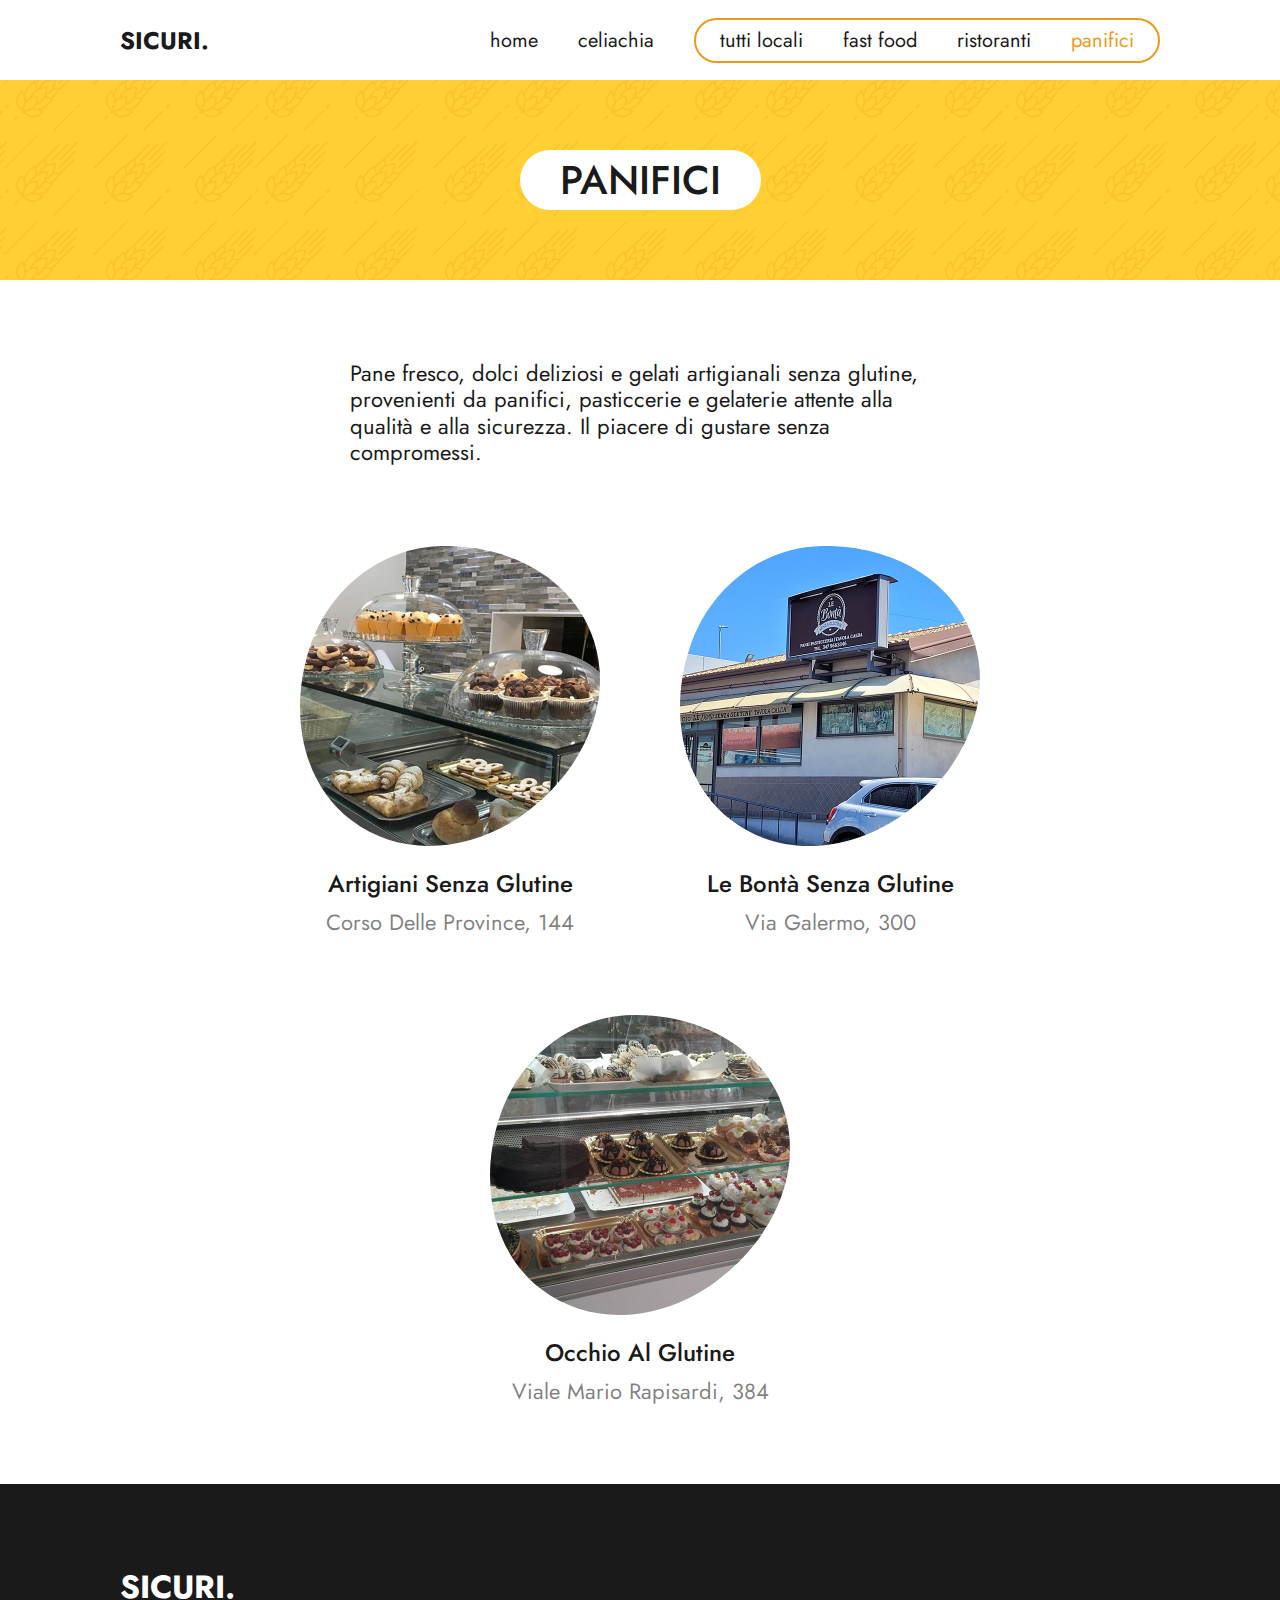
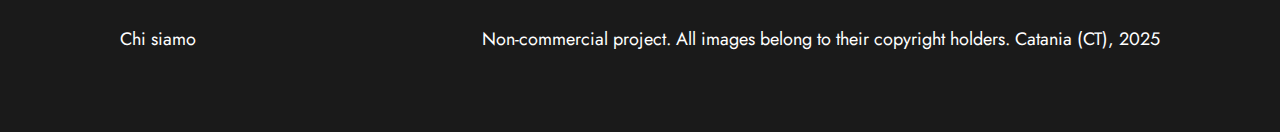
<file: 05-panifici.html>
<!DOCTYPE html>
<html lang="it">
  <head>
    <meta charset="UTF-8" />
    <meta name="viewport" content="width=device-width, initial-scale=1.0" />
    <title>S. Panifici</title>
    <link rel="stylesheet" href="styles/base.css" />
    <link rel="stylesheet" href="styles/list.css" />

    <link
      href="https://fonts.googleapis.com/css2?family=Jost:wght@100;200;300;400;500;600;700;800;900&display=swap"
      rel="stylesheet"
    />
    <link rel="icon" href="styles/img/general/flavicon1.png" type="image/x-icon" />
  </head>


  <body>

    <!--- Header --->

    <header class="header">
      <a href="index.html" class="logo"> SICURI. </a>
      
        <!--- Burger Menu --->
        <input type="checkbox" id="menu-toggle" class="menu-toggle" />
        <label for="menu-toggle" class="burger">
            <img src="styles/img/general/burger.svg" alt="Menu" class="burger-open" />
            <img src="styles/img/general/burger-close.svg" alt="Close" class="burger-close" />
        </label>
        <nav class="menu">
            <ul class="main-menu">
            <li><a href="index.html">Home</a></li>
            <li><a href="01-celiachia.html">Celiachia</a></li>
            <li class="grouped">
                <a href="02-tutti-locali.html">Tutti locali</a>
                <a href="03-fast-food.html">Fast food</a>
                <a href="04-ristoranti.html">Ristoranti</a>
                <a href="05-panifici.html" class="active">Panifici</a>
            </li>
            </ul>
        </nav>
    </header>

    <!--- Main Content --->

    <main>

      <!--- Hero --->

      <section class="hero">
        <h1 class="border">Panifici</h1>
      </section>

      <!--- Elenco --->

      <section>
        <div class="elenco">
          <p>
            Pane fresco, dolci deliziosi e gelati artigianali senza glutine, provenienti da panifici, pasticcerie e gelaterie attente alla qualità e alla sicurezza. Il piacere di gustare senza compromessi.          
          </p>
          <div class="list">
            <div class="list-card">
              <a href="13-artigiani-senza-glutine.html" class="list-card-link">
                <img src="styles/img/posti/img03.png" alt="Foto"/>
                <div class="list-card-text">
                  <h3 class="nome">Artigiani Senza Glutine</h3>
                  <p class="address">Corso delle Province, 144</p>
                </div>
              </a>
            </div>
            <div class="list-card">
              <a href="16-bonta-senza-glutine.html" class="list-card-link">
                <img src="styles/img/posti/img06.png" alt="Foto"/>
                <div class="list-card-text">
                  <h3 class="nome">Le bontà senza glutine</h3>
                  <p class="address">Via Galermo, 300</p>
                </div>
              </a>
            </div>
            <div class="list-card">
              <a href="17-occhio-al-glutine.html" class="list-card-link">
                <img src="styles/img/posti/img07.png" alt="Foto"/>
                <div class="list-card-text">
                  <h3 class="nome">Occhio al Glutine</h3>
                  <p class="address">Viale Mario rapisardi, 384</p>
                </div>
              </a>
            </div>
          </div>
      </section>

    </main>

    <!--- Footer --->

    <footer class="footer">
        <a href="index.html" class="logo-footer"> SICURI. </a>
        <div class="content-footer">
            <a href="06-chi-siamo.html">
                Chi siamo
            </a>
            <p>
                Non-commercial project. All images belong to their copyright holders. Catania (CT), 2025
            </p>
        </div>
    </footer>

  </body>
</html>
</file>
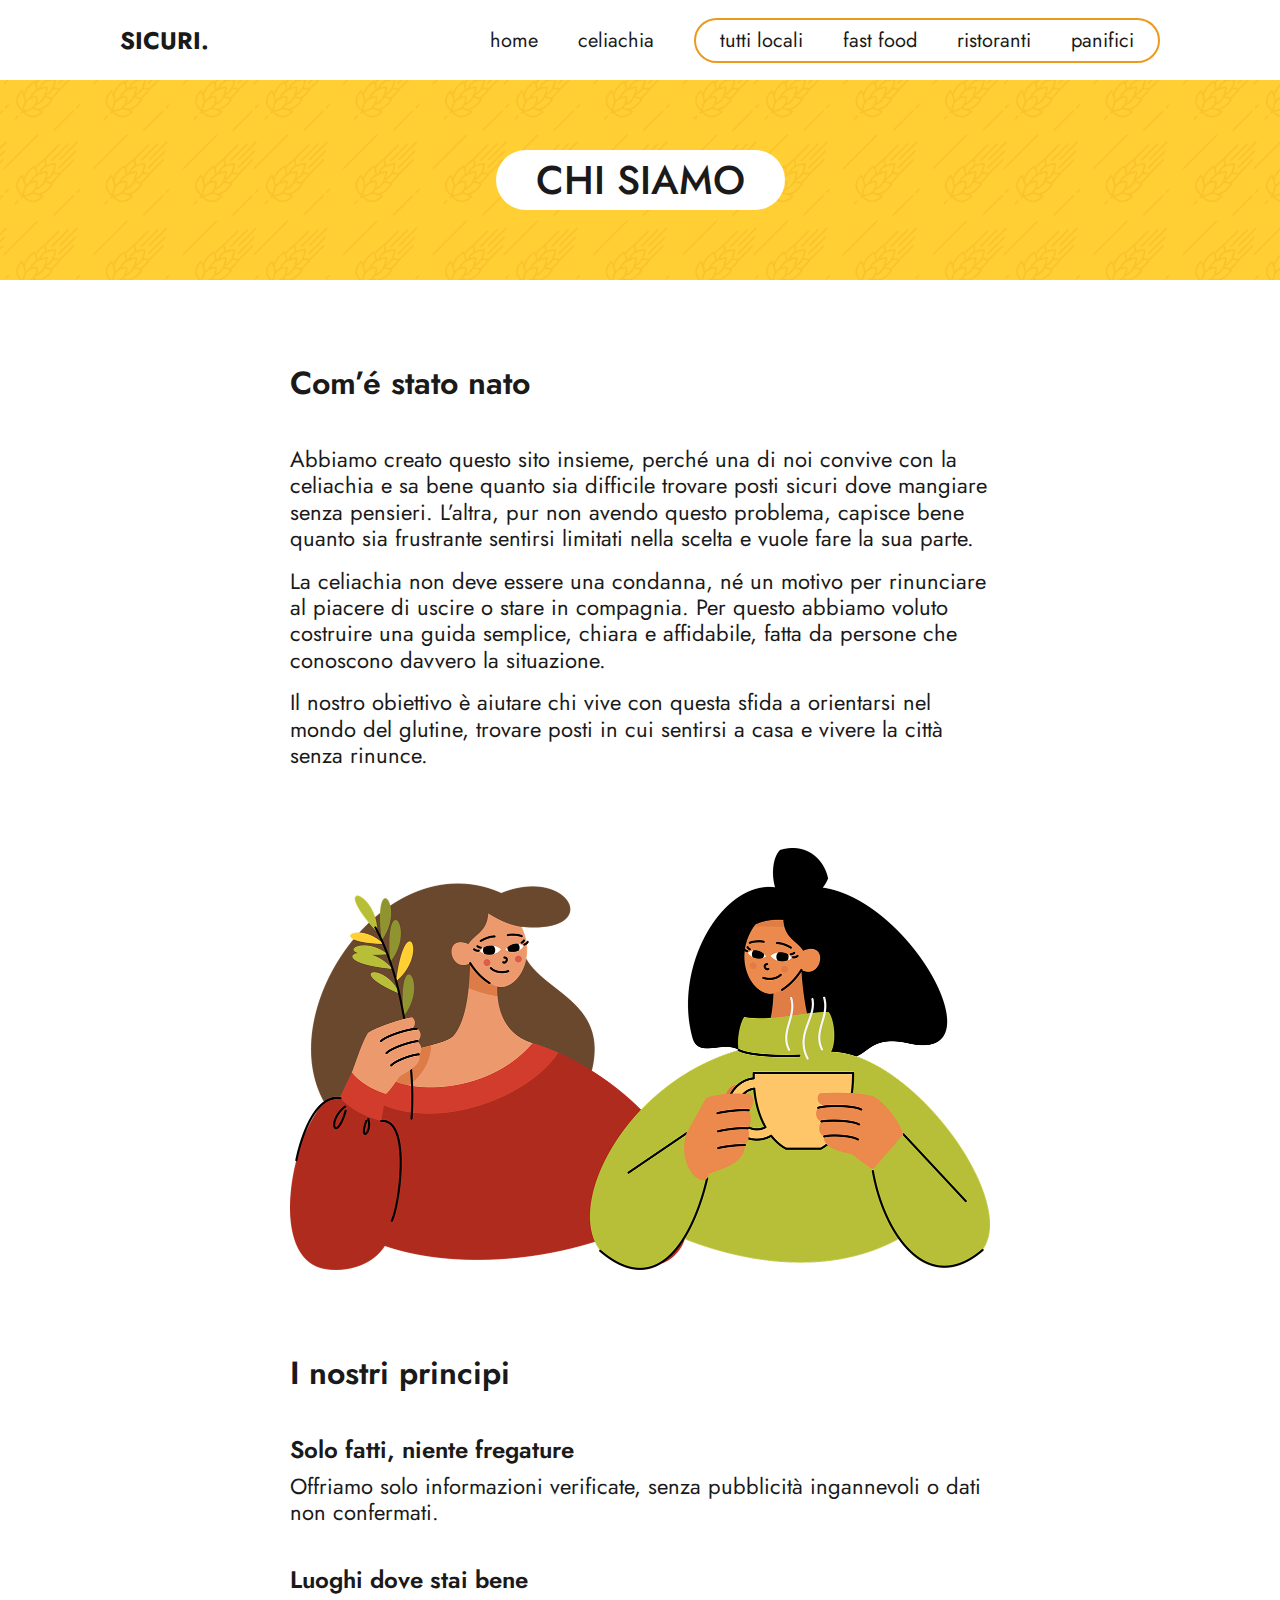
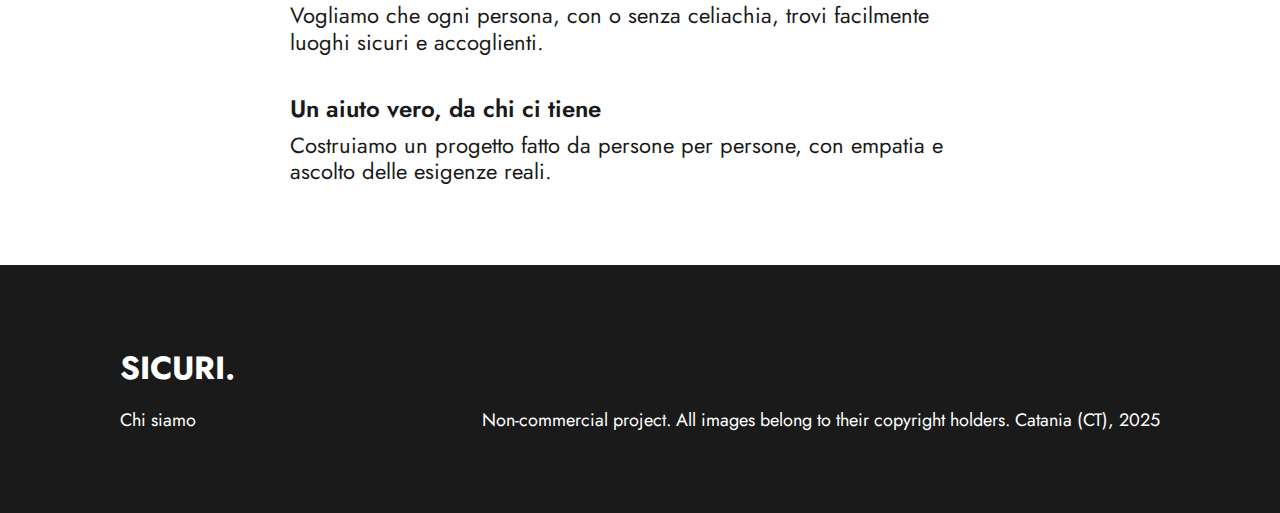
<file: 06-chi-siamo.html>
<!DOCTYPE html>
<html lang="it">
  <head>
    <meta charset="UTF-8" />
    <meta name="viewport" content="width=device-width, initial-scale=1.0" />
    <title>S. Chi siamo</title>
    <link rel="stylesheet" href="styles/base.css" />
    <link rel="stylesheet" href="styles/chi-siamo.css" />
    <link
      href="https://fonts.googleapis.com/css2?family=Jost:wght@100;200;300;400;500;600;700;800;900&display=swap"
      rel="stylesheet"
    />
    <link rel="icon" href="styles/img/general/flavicon1.png" type="image/x-icon" />
  </head>

  <body>
    <!--- Header --->

    <header class="header">
      <a href="index.html" class="logo"> SICURI. </a>

      <!--- Burger Menu --->
      <input type="checkbox" id="menu-toggle" class="menu-toggle" />
      <label for="menu-toggle" class="burger">
        <img src="styles/img/general/burger.svg" alt="Menu" class="burger-open" />
        <img
          src="styles/img/general/burger-close.svg"
          alt="Close"
          class="burger-close"
        />
      </label>
      <nav class="menu">
        <ul class="main-menu">
          <li><a href="index.html">Home</a></li>
          <li><a href="01-celiachia.html">Celiachia</a></li>
          <li class="grouped">
            <a href="02-tutti-locali.html">Tutti locali</a>
            <a href="03-fast-food.html">Fast food</a>
            <a href="04-ristoranti.html">Ristoranti</a>
            <a href="05-panifici.html">Panifici</a>
          </li>
        </ul>
      </nav>
    </header>

    <!--- Main Content --->

    <main>
      <!--- Hero --->

      <section class="hero">
        <h1 class="border">Chi siamo</h1>
      </section>

      <!--- Section 1 / Text --->

      <section>
        <div class="articolo">
          <div class="text-block">
            <h2>Com’é stato nato</h2>
            <p>
              Abbiamo creato questo sito insieme, perché una di noi convive con
              la celiachia e sa bene quanto sia difficile trovare posti sicuri
              dove mangiare senza pensieri. L’altra, pur non avendo questo
              problema, capisce bene quanto sia frustrante sentirsi limitati
              nella scelta e vuole fare la sua parte.
              <span class="p-margin">
                La celiachia non deve essere una condanna, né un motivo per
                rinunciare al piacere di uscire o stare in compagnia. Per questo
                abbiamo voluto costruire una guida semplice, chiara e
                affidabile, fatta da persone che conoscono davvero la
                situazione.
              </span>
              <span class="p-margin">
                Il nostro obiettivo è aiutare chi vive con questa sfida a
                orientarsi nel mondo del glutine, trovare posti in cui sentirsi
                a casa e vivere la città senza rinunce.
              </span>
            </p>
          </div>
          <img src="styles/img/chisiamo/img1.png" alt="Chi siamo" class="img-block" />
          <div class="text-block">
            <h2>I nostri principi</h2>
            <div class="sub-text">
              <h3>Solo fatti, niente fregature</h3>
              <p>
                Offriamo solo informazioni verificate, senza pubblicità
                ingannevoli o dati non confermati.
              </p>
            </div>
            <div class="sub-text">
              <h3>Luoghi dove stai bene</h3>
              <p>
                Vogliamo che ogni persona, con o senza celiachia, trovi
                facilmente luoghi sicuri e accoglienti.
              </p>
            </div>
            <div class="sub-text">
              <h3>Un aiuto vero, da chi ci tiene</h3>
              <p>
                Costruiamo un progetto fatto da persone per persone, con empatia
                e ascolto delle esigenze reali.
              </p>
            </div>
          </div>
        </div>
      </section>
    </main>

    <!--- Footer --->

    <footer class="footer">
      <a href="index.html" class="logo-footer"> SICURI. </a>
      <div class="content-footer">
        <a href="06-chi-siamo.html"> Chi siamo </a>
        <p>
          Non-commercial project. All images belong to their copyright holders.
          Catania (CT), 2025
        </p>
      </div>
    </footer>
  </body>
</html>
</file>
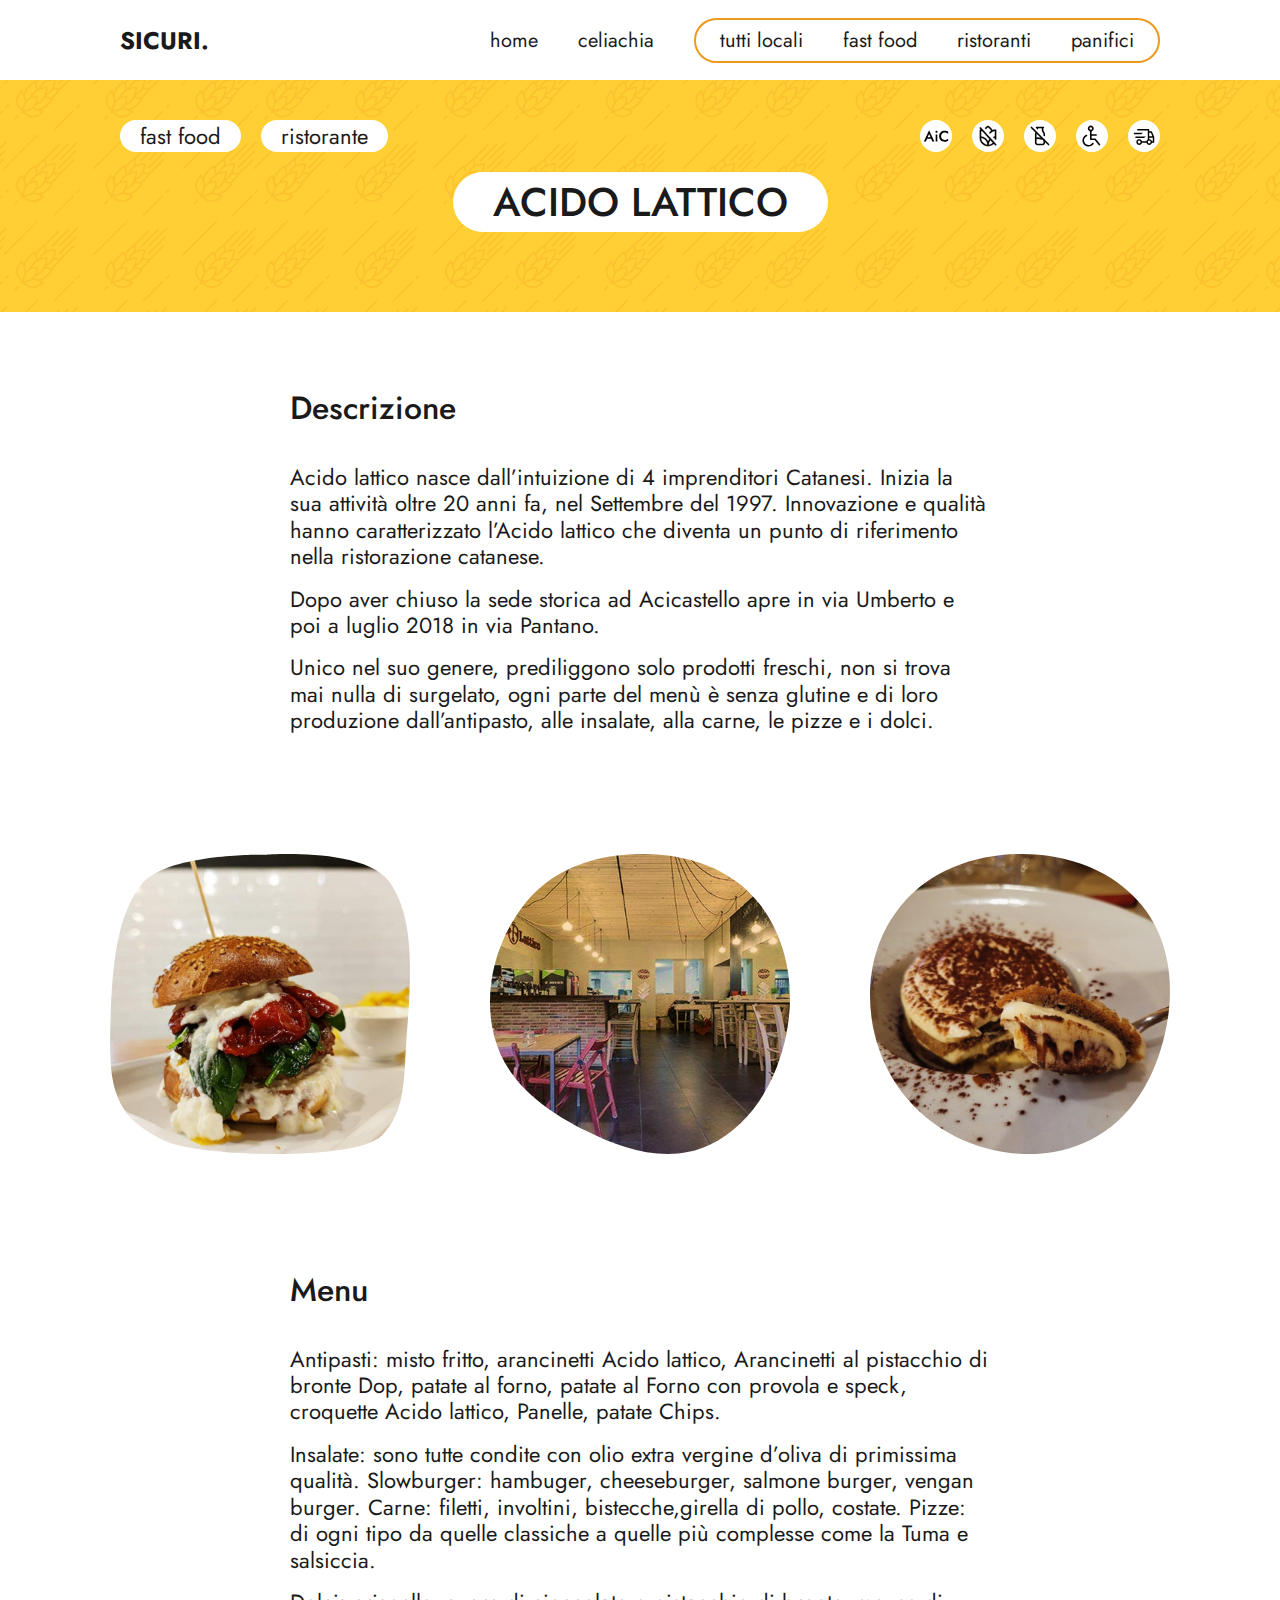
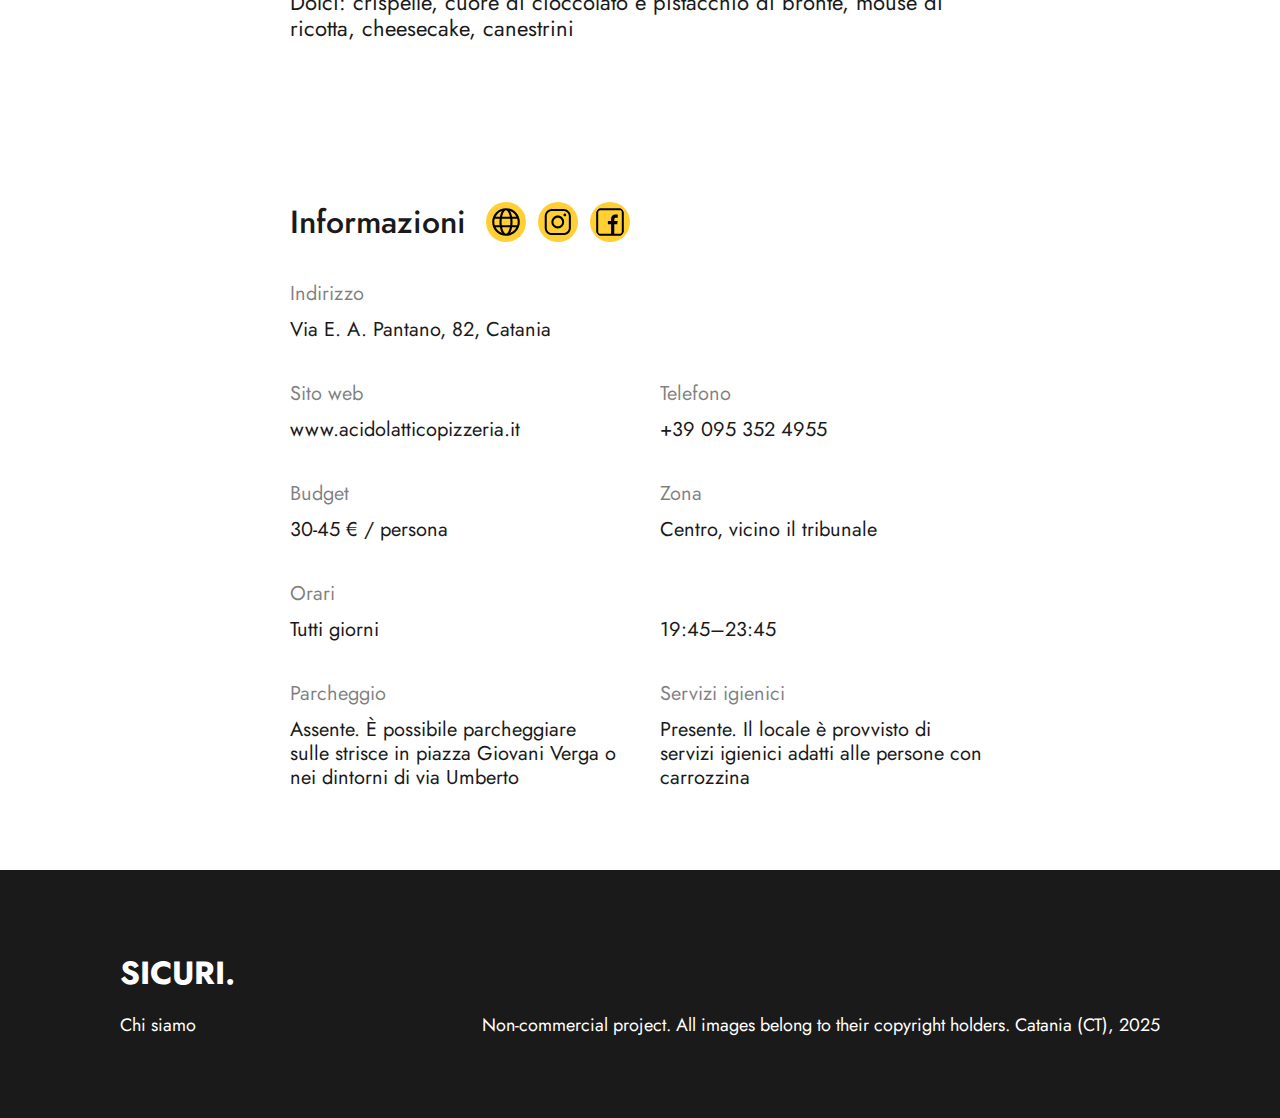
<file: 11-acido-lattico.html>
<!DOCTYPE html>
<html lang="it">
  <head>
    <meta charset="UTF-8" />
    <meta name="viewport" content="width=device-width, initial-scale=1.0" />
    <title>S. Acido Lattico</title>
    <link rel="stylesheet" href="styles/base.css" />
    <link rel="stylesheet" href="styles/place.css" />

    <link
      href="https://fonts.googleapis.com/css2?family=Jost:wght@100;200;300;400;500;600;700;800;900&display=swap"
      rel="stylesheet"
    />
    <link
      rel="icon"
      href="styles/img/general/flavicon1.png"
      type="image/x-icon"
    />
  </head>

  <body>
    <!--- Header --->

    <header class="header">
      <a href="index.html" class="logo">SICURI.</a>

      <!--- Burger Menu --->
      <input type="checkbox" id="menu-toggle" class="menu-toggle" />
      <label for="menu-toggle" class="burger">
        <img
          src="styles/img/general/burger.svg"
          alt="Menu"
          class="burger-open"
        />
        <img
          src="styles/img/general/burger-close.svg"
          alt="Close"
          class="burger-close"
        />
      </label>
      <nav class="menu">
        <ul class="main-menu">
          <li><a href="index.html">Home</a></li>
          <li><a href="01-celiachia.html">Celiachia</a></li>
          <li class="grouped">
            <a href="02-tutti-locali.html">Tutti locali</a>
            <a href="03-fast-food.html">Fast food</a>
            <a href="04-ristoranti.html">Ristoranti</a>
            <a href="05-panifici.html">Panifici</a>
          </li>
        </ul>
      </nav>
    </header>

    <!--- Main Content --->

    <main>
      <!--- Hero --->

      <section class="hero">
        <div class="tags">
          <div class="tag-text">
            <p>fast food</p>
            <p>ristorante</p>
          </div>
          <div class="tag-icon">
            <img src="styles/img/place/aic.svg" alt="AiC" class="icon" />
            <img
              src="styles/img/place/gluten.svg"
              alt="gluten-free"
              class="icon"
            />
            <img
              src="styles/img/place/lactose.svg"
              alt="lactose-free"
              class="icon"
            />
            <img
              src="styles/img/place/disabled.svg"
              alt="disabled"
              class="icon"
            />
            <img
              src="styles/img/place/delivery.svg"
              alt="delivery"
              class="icon"
            />
          </div>
        </div>
        <h1 class="border">Acido lattico</h1>
      </section>

      <!--- Section 1 / Descrizione --->

      <section>
        <div class="descrizione">
          <h2>Descrizione</h2>
          <p class="normal-text">
            Acido lattico nasce dall’intuizione di 4 imprenditori Catanesi.
            Inizia la sua attività oltre 20 anni fa, nel Settembre del 1997.
            Innovazione e qualità hanno caratterizzato l’Acido lattico che
            diventa un punto di riferimento nella ristorazione catanese.
            <span class="p-margin"
              >Dopo aver chiuso la sede storica ad Acicastello apre in via
              Umberto e poi a luglio 2018 in via Pantano.
            </span>
            <span class="p-margin">
              Unico nel suo genere, prediliggono solo prodotti freschi, non si
              trova mai nulla di surgelato, ogni parte del menù è senza glutine
              e di loro produzione dall’antipasto, alle insalate, alla carne, le
              pizze e i dolci.
            </span>
          </p>
        </div>
      </section>

      <!--- Section 2 / Gallery --->

      <section>
        <div class="gallery">
          <img src="styles/img/place/11-1.png" alt="Foto" class="place-foto1" />
          <img src="styles/img/place/11-2.png" alt="Foto" class="place-foto2" />
          <img src="styles/img/place/11-3.png" alt="Foto" class="place-foto3" />
        </div>
      </section>

      <!--- Section 3 / Menu --->

      <section>
        <div class="info-menu">
          <h2>Menu</h2>
          <p class="normal-text">
            Antipasti: misto fritto, arancinetti Acido lattico, Arancinetti al
            pistacchio di bronte Dop, patate al forno, patate al Forno con
            provola e speck, croquette Acido lattico, Panelle, patate Chips.
            <span class="p-margin">
              Insalate: sono tutte condite con olio extra vergine d’oliva di
              primissima qualità. Slowburger: hambuger, cheeseburger, salmone
              burger, vengan burger. Carne: filetti, involtini,
              bistecche,girella di pollo, costate. Pizze: di ogni tipo da quelle
              classiche a quelle più complesse come la Tuma e salsiccia.
            </span>
            <span class="p-margin">
              Dolci: crispelle, cuore di cioccolato e pistacchio di bronte,
              mouse di ricotta, cheesecake, canestrini
            </span>
          </p>
        </div>
      </section>

      <!--- Section 4 / Info --->
      <section>
        <div class="info">
          <!--- Title --->
          <div class="info-title">
            <h2>Informazioni</h2>
            <div class="info-icons">
              <a href="https://www.acidolatticopizzeria.it/" target="_blank">
                <img
                  src="styles/img/place/web.svg"
                  alt="Website"
                  class="info-icon"
                />
              </a>
              <a href="https://www.instagram.com/acidolatticocatania/" target="_blank">
                <img
                  src="styles/img/place/inst.svg" 
                  alt="Instagram"
                  class="info-icon"
                />
              </a>
              <a href="https://it-it.facebook.com/acidolatticopizzeria/" target="_blank">
                <img
                  src="styles/img/place/fb.svg"
                  alt="Facebook"
                  class="info-icon"
                />
              </a>
            </div>
          </div>

          <!--- Info --->
          <div class="info-item">
            <div class="info-sub-item">
              <h4>Indirizzo</h4>
              <p>Via E. A. Pantano, 82, Catania</p>
            </div>
          </div>
          <div class="info-item">
            <div class="info-sub-item">
              <h4>Sito web</h4>
              <p>www.acidolatticopizzeria.it</p>
            </div>
            <div class="info-sub-item">
              <h4>Telefono</h4>
              <p>+39 095 352 4955</p>
            </div>
          </div>
          <div class="info-item">
            <div class="info-sub-item">
              <h4>Budget</h4>
              <p>30-45 € / persona</p>
            </div>
            <div class="info-sub-item">
              <h4>Zona</h4>
              <p>Centro, vicino il tribunale</p>
            </div>
          </div>
          <div class="info-item">
            <div class="info-sub-item">
              <h4>Orari</h4>
              <div class="orari">
                <p>Tutti giorni</p>
                <p>19:45–23:45</p>
              </div>
            </div>
          </div>
          <div class="info-item">
            <div class="info-sub-item">
              <h4>Parcheggio</h4>
              <p>
                Assente. È possibile parcheggiare
                sulle strisce in piazza Giovani Verga o nei dintorni di via
                Umberto
              </p>
            </div>
            <div class="info-sub-item">
              <h4>Servizi igienici</h4>
              <p>
                Presente. Il locale è provvisto di servizi igienici adatti alle persone
                con carrozzina
              </p>
            </div>
          </div>
        </div>
      </section>
    </main>

    <!--- Footer --->

    <footer>
      <a href="index.html" class="logo-footer"> SICURI. </a>
      <div class="content-footer">
        <a href="06-chi-siamo.html"> Chi siamo </a>
        <p>
          Non-commercial project. All images belong to their copyright holders.
          Catania (CT), 2025
        </p>
      </div>
    </footer>
  </body>
</html>
</file>
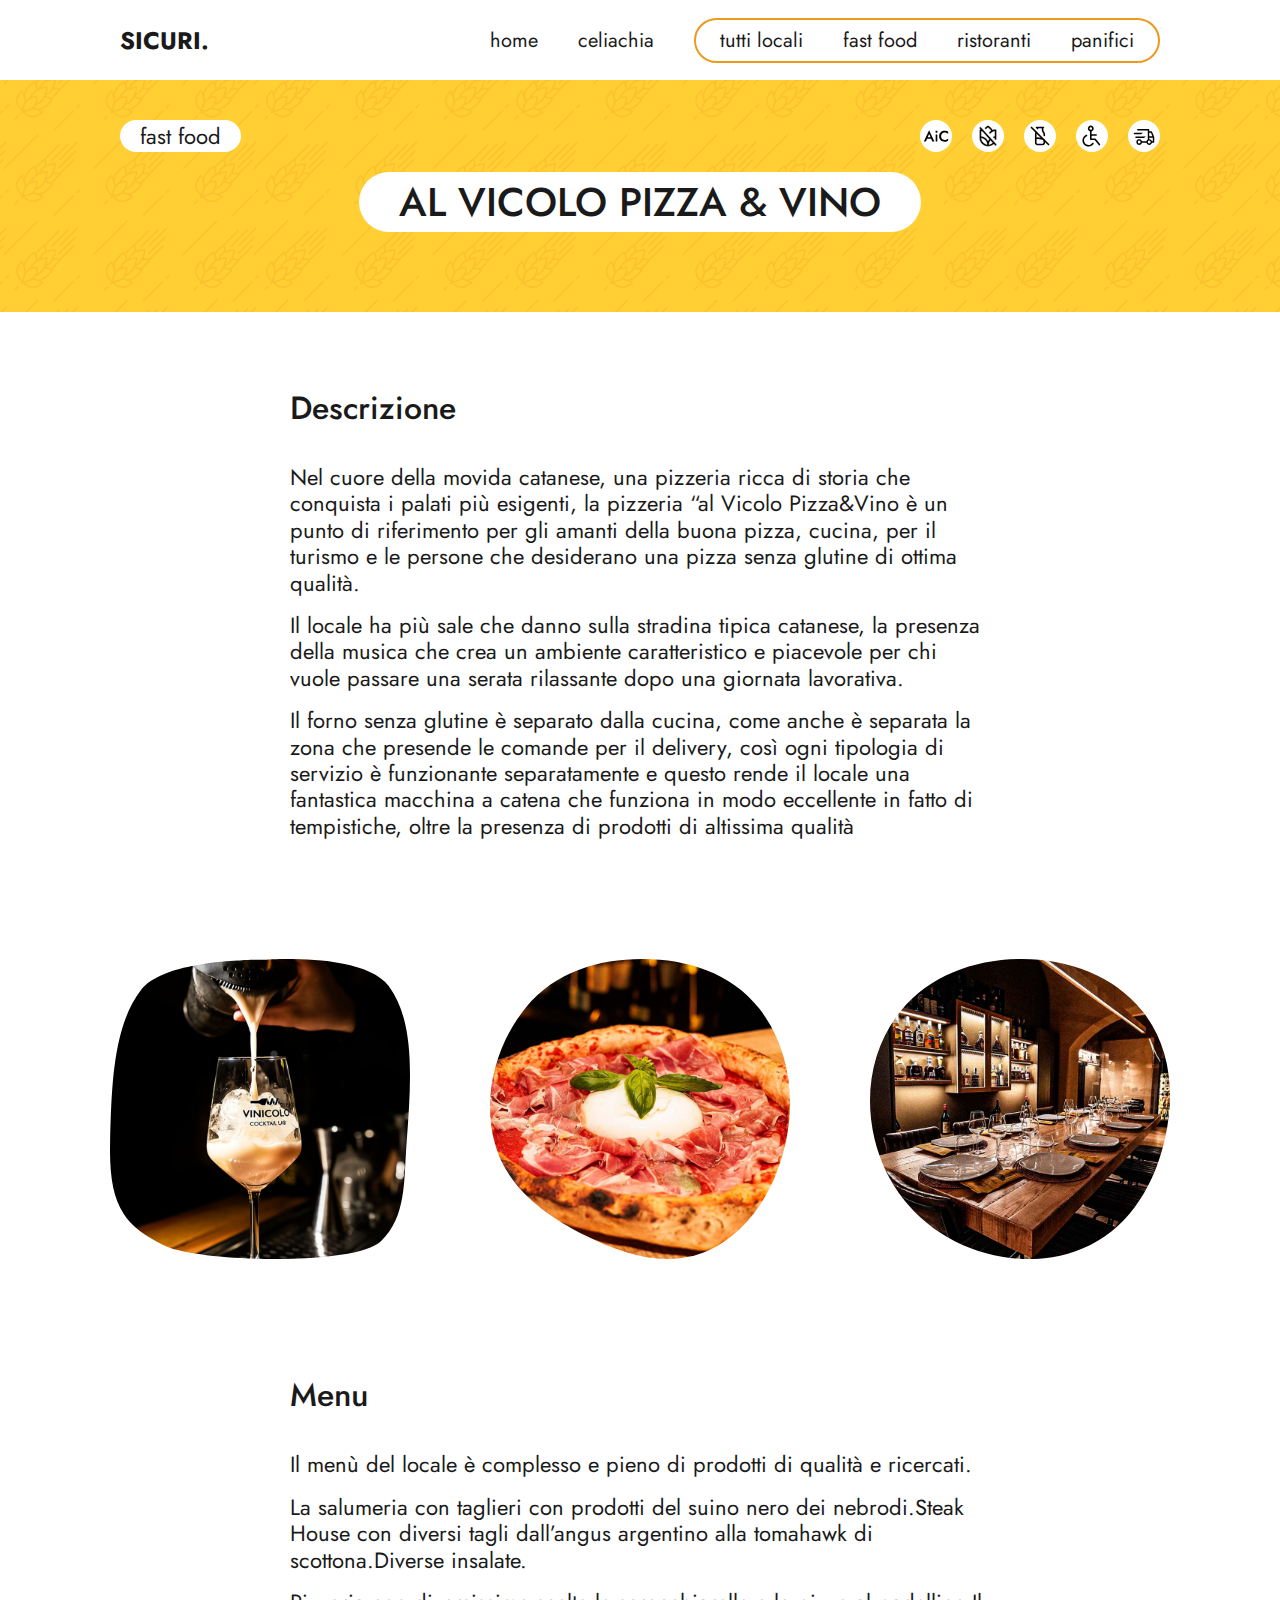
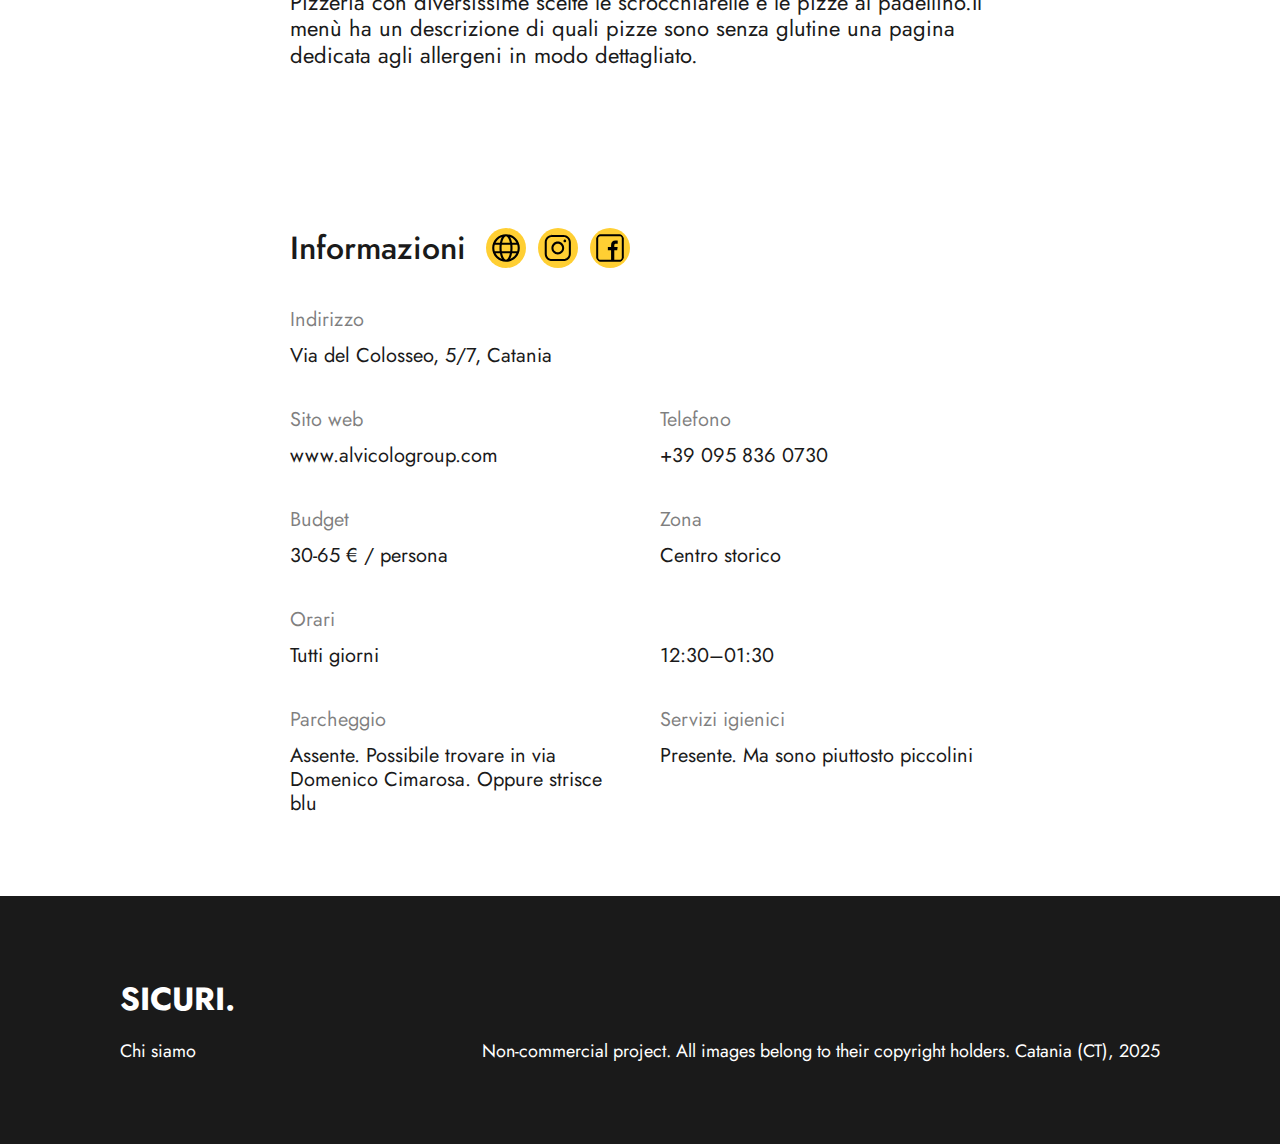
<file: 12-al-vicolo.html>
<!DOCTYPE html>
<html lang="it">
  <head>
    <meta charset="UTF-8" />
    <meta name="viewport" content="width=device-width, initial-scale=1.0" />
    <title>S. Al Vicolo Pizza & Vino</title>
    <link rel="stylesheet" href="styles/base.css" />
    <link rel="stylesheet" href="styles/place.css" />

    <link
      href="https://fonts.googleapis.com/css2?family=Jost:wght@100;200;300;400;500;600;700;800;900&display=swap"
      rel="stylesheet"
    />
    <link
      rel="icon"
      href="styles/img/general/flavicon1.png"
      type="image/x-icon"
    />
  </head>

  <body>
    <!--- Header --->

    <header class="header">
      <a href="index.html" class="logo">SICURI.</a>

      <!--- Burger Menu --->
      <input type="checkbox" id="menu-toggle" class="menu-toggle" />
      <label for="menu-toggle" class="burger">
        <img
          src="styles/img/general/burger.svg"
          alt="Menu"
          class="burger-open"
        />
        <img
          src="styles/img/general/burger-close.svg"
          alt="Close"
          class="burger-close"
        />
      </label>
      <nav class="menu">
        <ul class="main-menu">
          <li><a href="index.html">Home</a></li>
          <li><a href="01-celiachia.html">Celiachia</a></li>
          <li class="grouped">
            <a href="02-tutti-locali.html">Tutti locali</a>
            <a href="03-fast-food.html">Fast food</a>
            <a href="04-ristoranti.html">Ristoranti</a>
            <a href="05-panifici.html">Panifici</a>
          </li>
        </ul>
      </nav>
    </header>

    <!--- Main Content --->

    <main>
      <!--- Popup --->

      <div class="popup" id="legenda-icone">
        <div class="popup-content">
          <a href="#" class="close">&times;</a>
          <div class="icon-item">
            <img src="styles/img/place/aic.svg" alt="AiC" class="icon" />
            <p>Locale certificato AiC</p>
          </div>
          <div class="icon-item">
            <img
              src="styles/img/place/gluten.svg"
              alt="gluten-free"
              class="icon"
            />
            <p>Opzioni senza glutine</p>
          </div>
          <div class="icon-item">
            <img
              src="styles/img/place/lactose.svg"
              alt="lactose-free"
              class="icon"
            />
            <p>Opzioni senza lattosio</p>
          </div>
          <div class="icon-item">
            <img
              src="styles/img/place/disabled.svg"
              alt="disabled"
              class="icon"
            />
            <p>Accessibile ai disabili</p>
          </div>
          <div class="icon-item">
            <img
              src="styles/img/place/delivery.svg"
              alt="delivery"
              class="icon"
            />
            <p>Servizio a domicilio</p>
          </div>
        </div>
      </div>

      <!--- Hero --->

      <section class="hero">
        <div class="tags">
          <div class="tag-text">
            <p>fast food</p>
          </div>
          <a href="#legenda-icone">
            <div class="tag-icon">
              <img src="styles/img/place/aic.svg" alt="AiC" class="icon" />
              <img
                src="styles/img/place/gluten.svg"
                alt="gluten-free"
                class="icon"
              />
              <img
                src="styles/img/place/lactose.svg"
                alt="lactose-free"
                class="icon"
              />
              <img
                src="styles/img/place/disabled.svg"
                alt="disabled"
                class="icon"
              />
              <img
                src="styles/img/place/delivery.svg"
                alt="delivery"
                class="icon"
              />
            </div>
          </a>
        </div>
        <h1 class="border">Al Vicolo Pizza & Vino</h1>
      </section>

      <!--- Section 1 / Descrizione --->

      <section>
        <div class="descrizione">
          <h2>Descrizione</h2>
          <p class="normal-text">
            Nel cuore della movida catanese, una pizzeria ricca di storia che
            conquista i palati più esigenti, la pizzeria “al Vicolo Pizza&Vino è
            un punto di riferimento per gli amanti della buona pizza, cucina,
            per il turismo e le persone che desiderano una pizza senza glutine
            di ottima qualità.
            <span class="p-margin">
              Il locale ha più sale che danno sulla stradina tipica catanese, la
              presenza della musica che crea un ambiente caratteristico e
              piacevole per chi vuole passare una serata rilassante dopo una
              giornata lavorativa.
            </span>
            <span class="p-margin">
              Il forno senza glutine è separato dalla cucina, come anche è
              separata la zona che presende le comande per il delivery, così
              ogni tipologia di servizio è funzionante separatamente e questo
              rende il locale una fantastica macchina a catena che funziona in
              modo eccellente in fatto di tempistiche, oltre la presenza di
              prodotti di altissima qualità
            </span>
          </p>
        </div>
      </section>

      <!--- Section 2 / Gallery --->

      <section>
        <div class="gallery">
          <img src="styles/img/place/12-1.png" alt="Foto" class="place-foto1" />
          <img src="styles/img/place/12-2.png" alt="Foto" class="place-foto2" />
          <img src="styles/img/place/12-3.png" alt="Foto" class="place-foto3" />
        </div>
      </section>

      <!--- Section 3 / Menu --->

      <section>
        <div class="info-menu">
          <h2>Menu</h2>
          <p class="normal-text">
            Il menù del locale è complesso e pieno di prodotti di qualità e
            ricercati.
            <span class="p-margin">
              La salumeria con taglieri con prodotti del suino nero dei
              nebrodi.Steak House con diversi tagli dall’angus argentino alla
              tomahawk di scottona.Diverse insalate.
            </span>
            <span class="p-margin">
              Pizzeria con diversissime scelte le scrocchiarelle e le pizze al
              padellino.Il menù ha un descrizione di quali pizze sono senza
              glutine una pagina dedicata agli allergeni in modo dettagliato.
            </span>
          </p>
        </div>
      </section>

      <!--- Section 4 / Info --->
      <section>
        <div class="info">
          <!--- Title --->
          <div class="info-title">
            <h2>Informazioni</h2>
            <div class="info-icons">
              <a
                href="https://www.alvicologroup.com/al-vicolo-pizza-vino-catania/"
                target="_blank"
              >
                <img
                  src="styles/img/place/web.svg"
                  alt="Website"
                  class="info-icon"
                />
              </a>
              <a
                href="https://www.instagram.com/alvicolopizzaevino/"
                target="_blank"
              >
                <img
                  src="styles/img/place/inst.svg"
                  alt="Instagram"
                  class="info-icon"
                />
              </a>
              <a
                href="https://www.facebook.com/AlVicoloPizzaevino/"
                target="_blank"
              >
                <img
                  src="styles/img/place/fb.svg"
                  alt="Facebook"
                  class="info-icon"
                />
              </a>
            </div>
          </div>

          <!--- Info --->
          <div class="info-item">
            <div class="info-sub-item">
              <h4>Indirizzo</h4>
              <p>Via del Colosseo, 5/7, Catania</p>
            </div>
          </div>
          <div class="info-item">
            <div class="info-sub-item">
              <h4>Sito web</h4>
              <p>www.alvicologroup.com</p>
            </div>
            <div class="info-sub-item">
              <h4>Telefono</h4>
              <p>+39 095 836 0730</p>
            </div>
          </div>
          <div class="info-item">
            <div class="info-sub-item">
              <h4>Budget</h4>
              <p>30-65 € / persona</p>
            </div>
            <div class="info-sub-item">
              <h4>Zona</h4>
              <p>Centro storico</p>
            </div>
          </div>
          <div class="info-item">
            <div class="info-sub-item">
              <h4>Orari</h4>
              <div class="orari">
                <p>Tutti giorni</p>
                <p>12:30–01:30</p>
              </div>
            </div>
          </div>
          <div class="info-item">
            <div class="info-sub-item">
              <h4>Parcheggio</h4>
              <p>
                Assente. Possibile trovare in via Domenico Cimarosa. Oppure
                strisce blu
              </p>
            </div>
            <div class="info-sub-item">
              <h4>Servizi igienici</h4>
              <p>Presente. Ma sono piuttosto piccolini</p>
            </div>
          </div>
        </div>
      </section>
    </main>

    <!--- Footer --->

    <footer>
      <a href="index.html" class="logo-footer"> SICURI. </a>
      <div class="content-footer">
        <a href="06-chi-siamo.html"> Chi siamo </a>
        <p>
          Non-commercial project. All images belong to their copyright holders.
          Catania (CT), 2025
        </p>
      </div>
    </footer>
  </body>
</html>
</file>
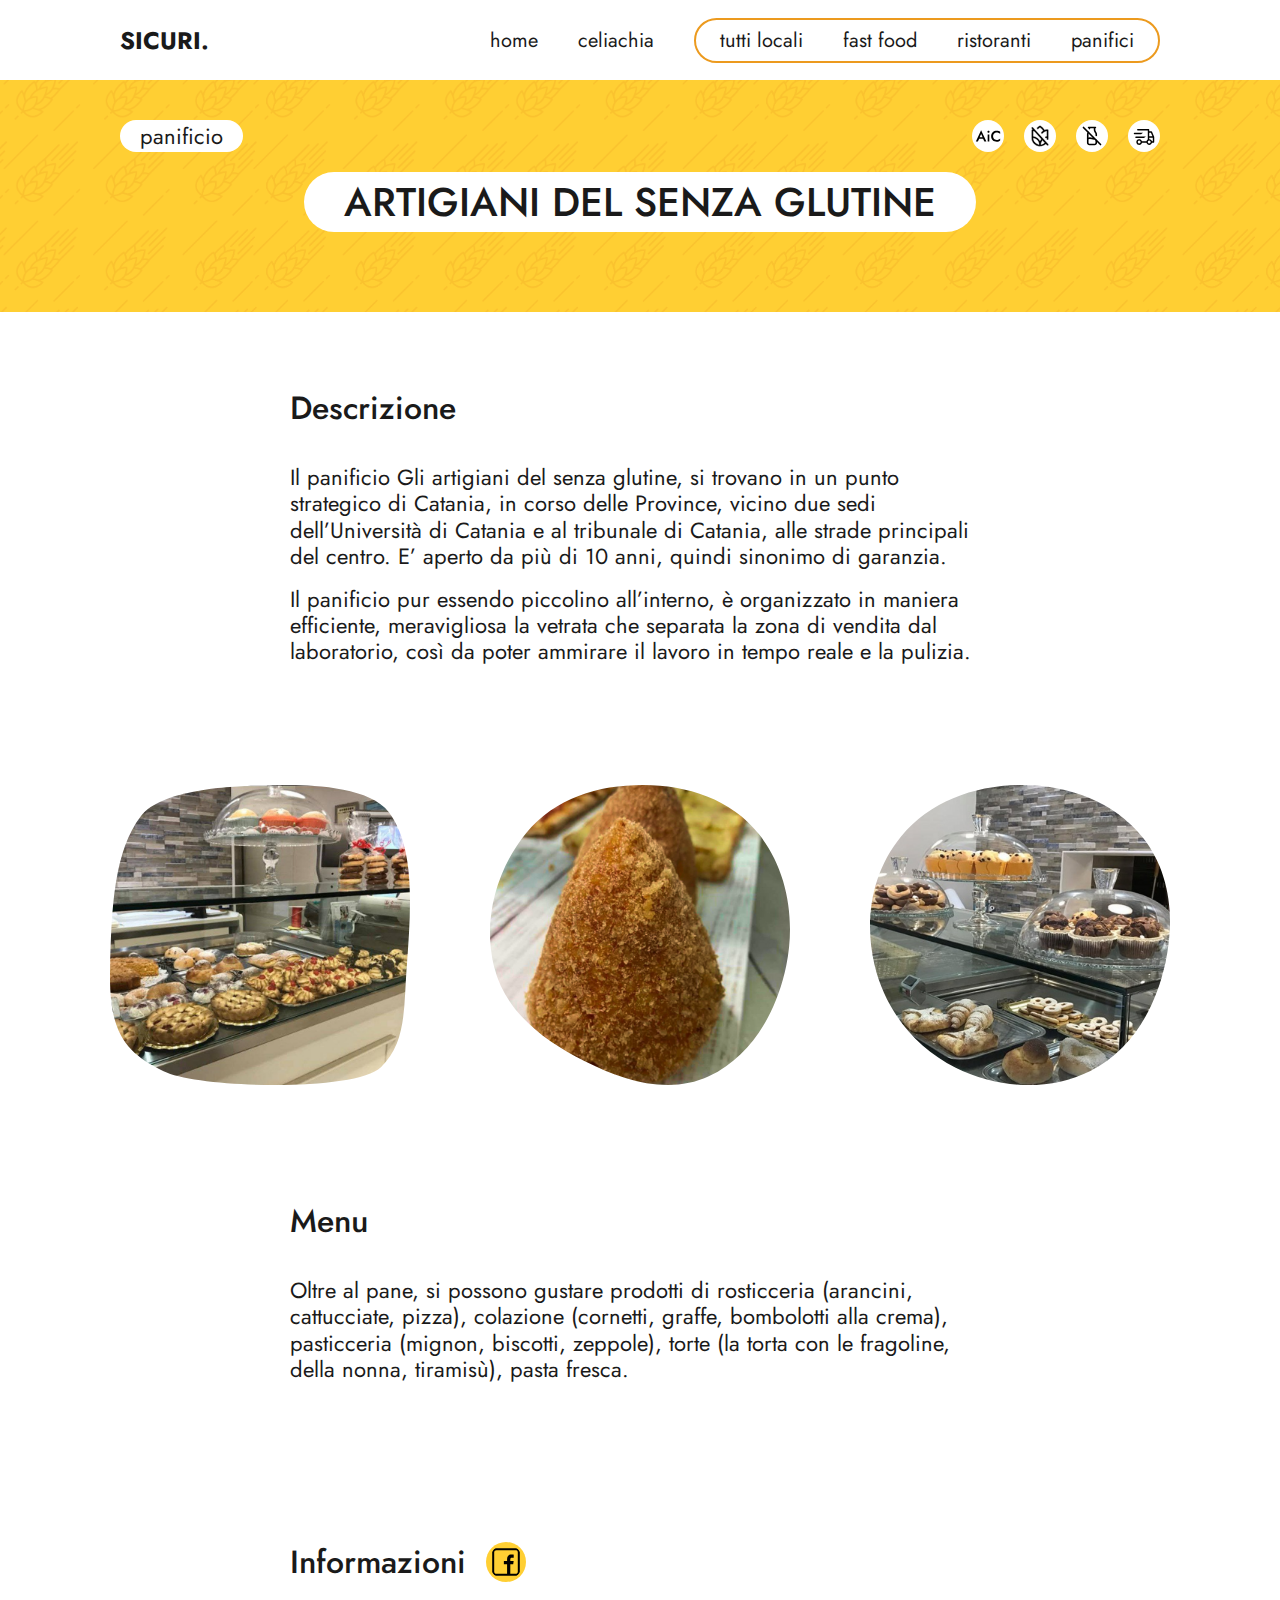
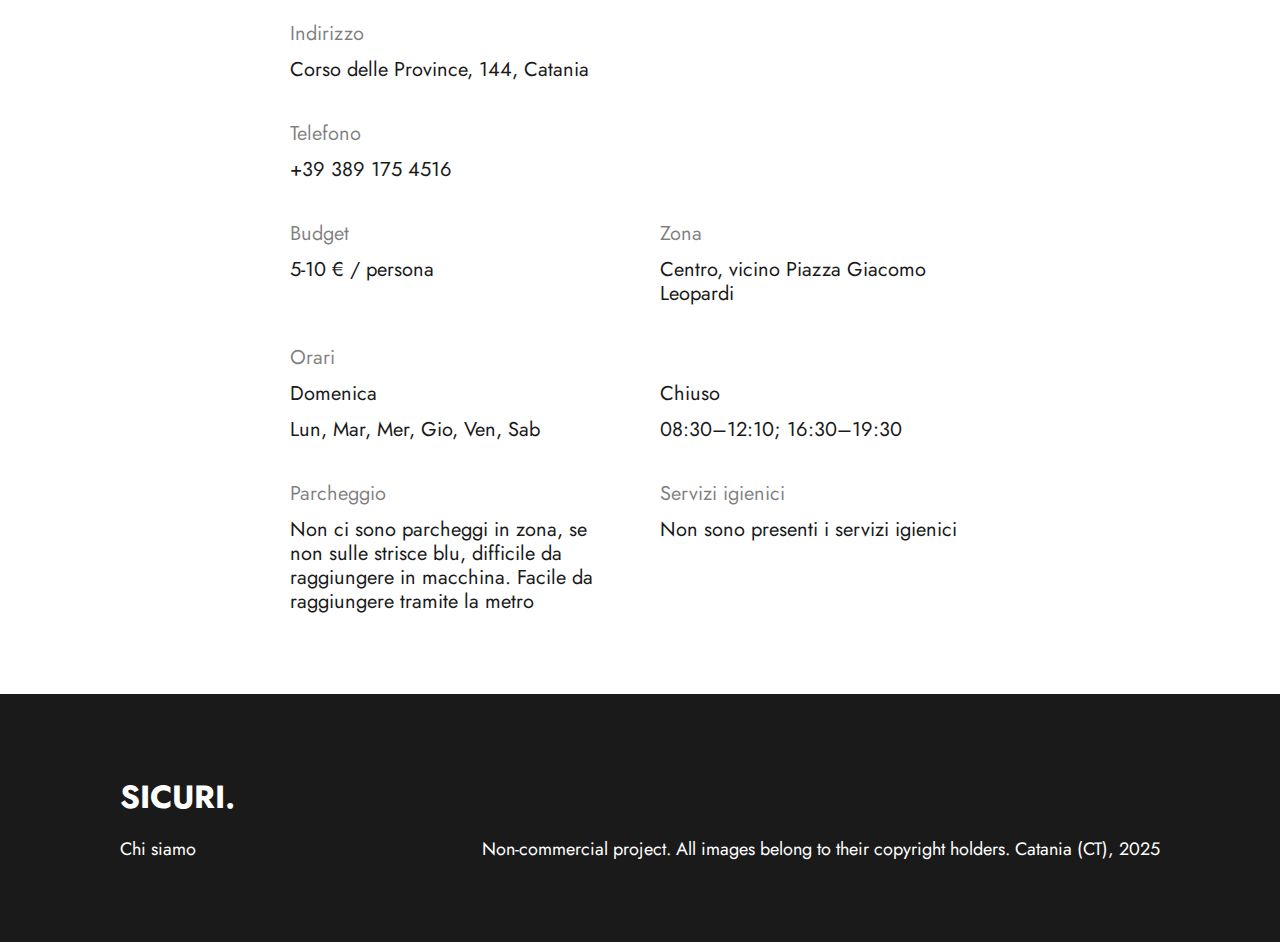
<file: 13-artigiani-senza-glutine.html>
<!DOCTYPE html>
<html lang="it">
  <head>
    <meta charset="UTF-8" />
    <meta name="viewport" content="width=device-width, initial-scale=1.0" />
    <title>S. Artigiani del senza glutine</title>
    <link rel="stylesheet" href="styles/base.css" />
    <link rel="stylesheet" href="styles/place.css" />

    <link
      href="https://fonts.googleapis.com/css2?family=Jost:wght@100;200;300;400;500;600;700;800;900&display=swap"
      rel="stylesheet"
    />
    <link
      rel="icon"
      href="styles/img/general/flavicon1.png"
      type="image/x-icon"
    />
  </head>

  <body>
    <!--- Header --->

    <header class="header">
      <a href="index.html" class="logo">SICURI.</a>

      <!--- Burger Menu --->
      <input type="checkbox" id="menu-toggle" class="menu-toggle" />
      <label for="menu-toggle" class="burger">
        <img
          src="styles/img/general/burger.svg"
          alt="Menu"
          class="burger-open"
        />
        <img
          src="styles/img/general/burger-close.svg"
          alt="Close"
          class="burger-close"
        />
      </label>
      <nav class="menu">
        <ul class="main-menu">
          <li><a href="index.html">Home</a></li>
          <li><a href="01-celiachia.html">Celiachia</a></li>
          <li class="grouped">
            <a href="02-tutti-locali.html">Tutti locali</a>
            <a href="03-fast-food.html">Fast food</a>
            <a href="04-ristoranti.html">Ristoranti</a>
            <a href="05-panifici.html">Panifici</a>
          </li>
        </ul>
      </nav>
    </header>

    <!--- Main Content --->

    <main>
      <!--- Hero --->

      <section class="hero">
        <div class="tags">
          <div class="tag-text">
            <p>panificio</p>
          </div>
          <div class="tag-icon">
            <img src="styles/img/place/aic.svg" alt="AiC" class="icon" />
            <img
              src="styles/img/place/gluten.svg"
              alt="gluten-free"
              class="icon"
            />
            <img
              src="styles/img/place/lactose.svg"
              alt="lactose-free"
              class="icon"
            />
            <img
              src="styles/img/place/delivery.svg"
              alt="delivery"
              class="icon"
            />
          </div>
        </div>
        <h1 class="border">Artigiani del senza glutine</h1>
      </section>

      <!--- Section 1 / Descrizione --->

      <section>
        <div class="descrizione">
          <h2>Descrizione</h2>
          <p class="normal-text">
            Il panificio Gli artigiani del senza glutine, si trovano in un punto
            strategico di Catania, in corso delle Province, vicino due sedi
            dell’Università di Catania e al tribunale di Catania, alle strade
            principali del centro. E’ aperto da più di 10 anni, quindi sinonimo
            di garanzia.
            <span class="p-margin"
              >Il panificio pur essendo piccolino all’interno, è organizzato in
              maniera efficiente, meravigliosa la vetrata che separata la zona
              di vendita dal laboratorio, così da poter ammirare il lavoro in
              tempo reale e la pulizia.
            </span>
          </p>
        </div>
      </section>

      <!--- Section 2 / Gallery --->

      <section>
        <div class="gallery">
          <img src="styles/img/place/13-1.png" alt="Foto" class="place-foto1" />
          <img src="styles/img/place/13-2.png" alt="Foto" class="place-foto2" />
          <img src="styles/img/place/13-3.png" alt="Foto" class="place-foto3" />
        </div>
      </section>

      <!--- Section 3 / Menu --->

      <section>
        <div class="info-menu">
          <h2>Menu</h2>
          <p class="normal-text">
            Oltre al pane, si possono gustare prodotti di rosticceria (arancini,
            cattucciate, pizza), colazione (cornetti, graffe, bombolotti alla
            crema), pasticceria (mignon, biscotti, zeppole), torte (la torta con
            le fragoline, della nonna, tiramisù), pasta fresca.
          </p>
        </div>
      </section>

      <!--- Section 4 / Info --->
      <section>
        <div class="info">
          <!--- Title --->
          <div class="info-title">
            <h2>Informazioni</h2>
            <div class="info-icons">
              <a
                href="https://www.facebook.com/artigianidelsenzaglutine/?locale=it_IT"
                target="_blank"
              >
                <img
                  src="styles/img/place/fb.svg"
                  alt="Facebook"
                  class="info-icon"
                />
              </a>
            </div>
          </div>

          <!--- Info --->
          <div class="info-item">
            <div class="info-sub-item">
              <h4>Indirizzo</h4>
              <p>Corso delle Province, 144, Catania</p>
            </div>
          </div>
          <div class="info-item">
            <div class="info-sub-item">
              <h4>Telefono</h4>
              <p>+39 389 175 4516</p>
            </div>
          </div>
          <div class="info-item">
            <div class="info-sub-item">
              <h4>Budget</h4>
              <p>5-10 € / persona</p>
            </div>
            <div class="info-sub-item">
              <h4>Zona</h4>
              <p>Centro, vicino Piazza Giacomo Leopardi</p>
            </div>
          </div>
          <div class="info-item">
            <div class="info-sub-item">
              <h4>Orari</h4>
              <div class="orari">
                <p>Domenica</p>
                <p>Chiuso</p>
              </div>
              <div class="orari">
                <p>Lun, Mar, Mer, Gio, Ven, Sab</p>
                <p>08:30–12:10; 16:30–19:30</p>
              </div>
            </div>
          </div>

          <div class="info-item">
            <div class="info-sub-item">
              <h4>Parcheggio</h4>
              <p>
                Non ci sono parcheggi in zona, se non sulle strisce blu,
                difficile da raggiungere in macchina. Facile da raggiungere
                tramite la metro
              </p>
            </div>
            <div class="info-sub-item">
              <h4>Servizi igienici</h4>
              <p>Non sono presenti i servizi igienici</p>
            </div>
          </div>
        </div>
      </section>
    </main>

    <!--- Footer --->

    <footer>
      <a href="index.html" class="logo-footer"> SICURI. </a>
      <div class="content-footer">
        <a href="06-chi-siamo.html"> Chi siamo </a>
        <p>
          Non-commercial project. All images belong to their copyright holders.
          Catania (CT), 2025
        </p>
      </div>
    </footer>
  </body>
</html>
</file>
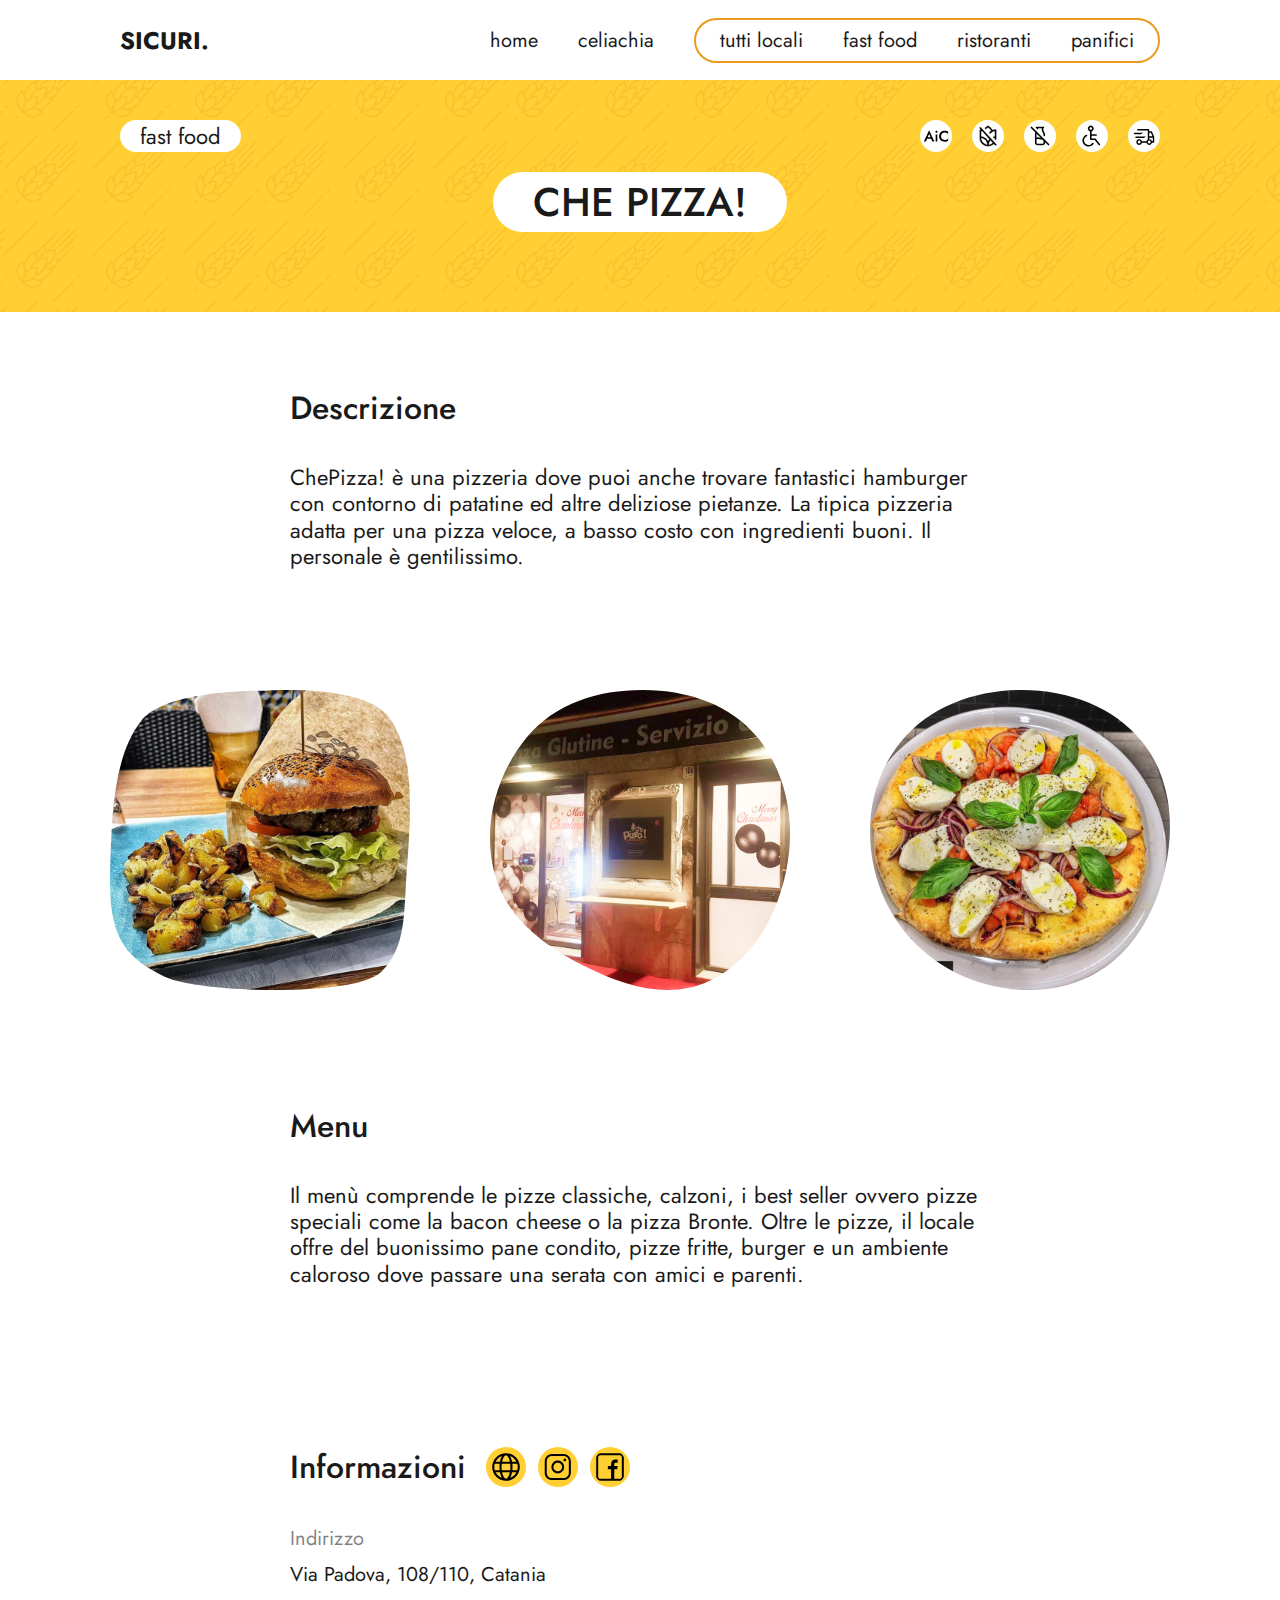
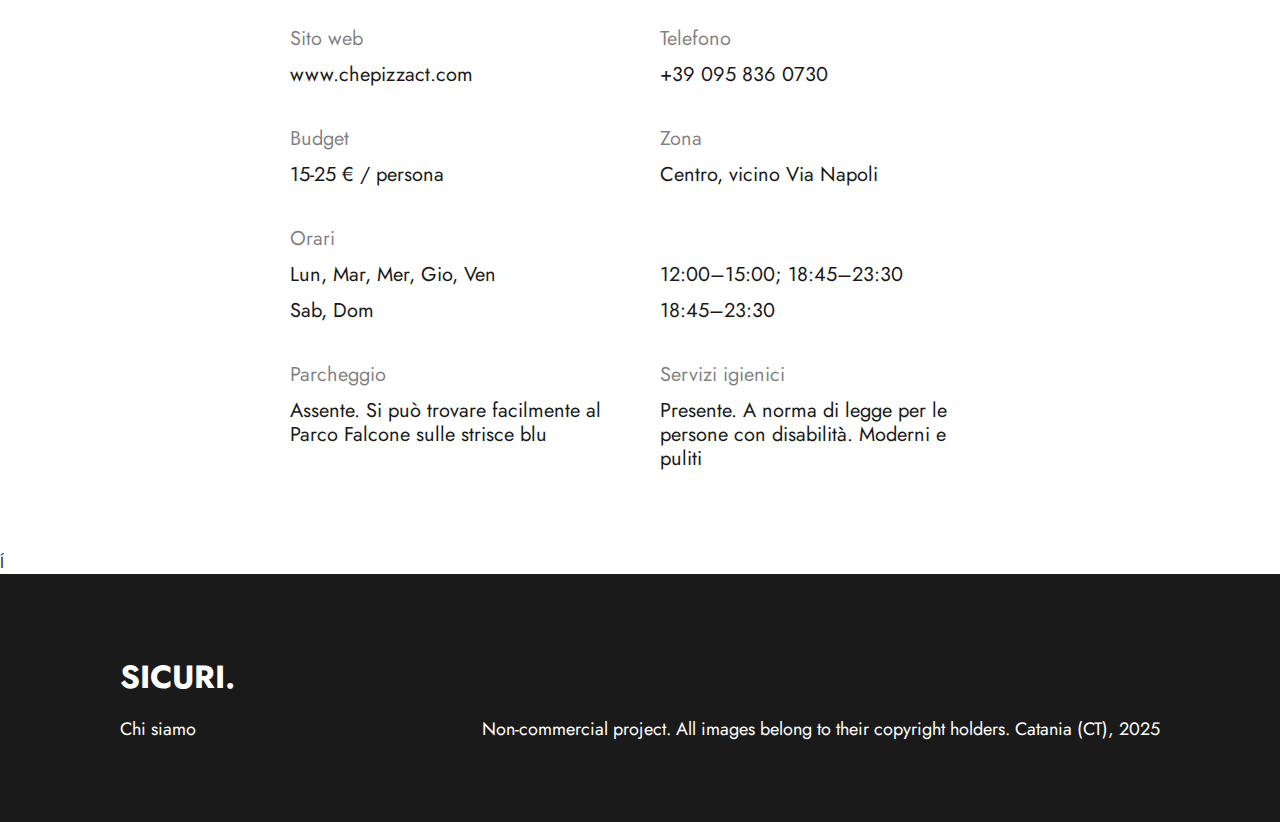
<file: 14-che-pizza.html>
<!DOCTYPE html>
<html lang="it">
  <head>
    <meta charset="UTF-8" />
    <meta name="viewport" content="width=device-width, initial-scale=1.0" />
    <title>S. Che pizza!</title>
    <link rel="stylesheet" href="styles/base.css" />
    <link rel="stylesheet" href="styles/place.css" />

    <link
      href="https://fonts.googleapis.com/css2?family=Jost:wght@100;200;300;400;500;600;700;800;900&display=swap"
      rel="stylesheet"
    />
    <link
      rel="icon"
      href="styles/img/general/flavicon1.png"
      type="image/x-icon"
    />
  </head>

  <body>
    <!--- Header --->

    <header class="header">
      <a href="index.html" class="logo">SICURI.</a>

      <!--- Burger Menu --->
      <input type="checkbox" id="menu-toggle" class="menu-toggle" />
      <label for="menu-toggle" class="burger">
        <img
          src="styles/img/general/burger.svg"
          alt="Menu"
          class="burger-open"
        />
        <img
          src="styles/img/general/burger-close.svg"
          alt="Close"
          class="burger-close"
        />
      </label>
      <nav class="menu">
        <ul class="main-menu">
          <li><a href="index.html">Home</a></li>
          <li><a href="01-celiachia.html">Celiachia</a></li>
          <li class="grouped">
            <a href="02-tutti-locali.html">Tutti locali</a>
            <a href="03-fast-food.html">Fast food</a>
            <a href="04-ristoranti.html">Ristoranti</a>
            <a href="05-panifici.html">Panifici</a>
          </li>
        </ul>
      </nav>
    </header>

    <!--- Main Content --->

    <main>
      <!--- Hero --->

      <section class="hero">
        <div class="tags">
          <div class="tag-text">
            <p>fast food</p>
          </div>
          <div class="tag-icon">
            <img src="styles/img/place/aic.svg" alt="AiC" class="icon" />
            <img
              src="styles/img/place/gluten.svg"
              alt="gluten-free"
              class="icon"
            />
            <img
              src="styles/img/place/lactose.svg"
              alt="lactose-free"
              class="icon"
            />
            <img
              src="styles/img/place/disabled.svg"
              alt="disabled"
              class="icon"
            />
            <img
              src="styles/img/place/delivery.svg"
              alt="delivery"
              class="icon"
            />
          </div>
        </div>
        <h1 class="border">Che pizza!</h1>
      </section>

      <!--- Section 1 / Descrizione --->

      <section>
        <div class="descrizione">
          <h2>Descrizione</h2>
          <p class="normal-text">
            ChePizza! è una pizzeria dove puoi anche trovare fantastici
            hamburger con contorno di patatine ed altre deliziose pietanze. La
            tipica pizzeria adatta per una pizza veloce, a basso costo con
            ingredienti buoni. Il personale è gentilissimo.
          </p>
        </div>
      </section>

      <!--- Section 2 / Gallery --->

      <section>
        <div class="gallery">
          <img src="styles/img/place/14-1.png" alt="Foto" class="place-foto1" />
          <img src="styles/img/place/14-2.png" alt="Foto" class="place-foto2" />
          <img src="styles/img/place/14-3.png" alt="Foto" class="place-foto3" />
        </div>
      </section>

      <!--- Section 3 / Menu --->

      <section>
        <div class="info-menu">
          <h2>Menu</h2>
          <p class="normal-text">
            Il menù comprende le pizze classiche, calzoni, i best seller ovvero
            pizze speciali come la bacon cheese o la pizza Bronte. Oltre le
            pizze, il locale offre del buonissimo pane condito, pizze fritte,
            burger e un ambiente caloroso dove passare una serata con amici e
            parenti.
          </p>
        </div>
      </section>

      <!--- Section 4 / Info --->
      <section>
        <div class="info">
          <!--- Title --->
          <div class="info-title">
            <h2>Informazioni</h2>
            <div class="info-icons">
              <a href="https://www.chepizzact.com/" target="_blank">
                <img
                  src="styles/img/place/web.svg"
                  alt="Website"
                  class="info-icon"
                />
              </a>
              <a href="https://www.instagram.com/chepizzact/" target="_blank">
                <img
                  src="styles/img/place/inst.svg"
                  alt="Instagram"
                  class="info-icon"
                />
              </a>
              <a
                href="https://www.facebook.com/chepizzact/?locale=it_IT"
                target="_blank"
              >
                <img
                  src="styles/img/place/fb.svg"
                  alt="Facebook"
                  class="info-icon"
                />
              </a>
            </div>
          </div>

          <!--- Info --->
          <div class="info-item">
            <div class="info-sub-item">
              <h4>Indirizzo</h4>
              <p>Via Padova, 108/110, Catania</p>
            </div>
          </div>
          <div class="info-item">
            <div class="info-sub-item">
              <h4>Sito web</h4>
              <p>www.chepizzact.com</p>
            </div>
            <div class="info-sub-item">
              <h4>Telefono</h4>
              <p>+39 095 836 0730</p>
            </div>
          </div>
          <div class="info-item">
            <div class="info-sub-item">
              <h4>Budget</h4>
              <p>15-25 € / persona</p>
            </div>
            <div class="info-sub-item">
              <h4>Zona</h4>
              <p>Centro, vicino Via Napoli</p>
            </div>
          </div>
          <div class="info-item">
            <div class="info-sub-item">
              <h4>Orari</h4>
              <div class="orari">
                <p>Lun, Mar, Mer, Gio, Ven</p>
                <p>12:00–15:00; 18:45–23:30</p>
              </div>
              <div class="orari">
                <p>Sab, Dom</p>
                <p>18:45–23:30</p>
              </div>
            </div>
          </div>
          <div class="info-item">
            <div class="info-sub-item">
              <h4>Parcheggio</h4>
              <p>
                Assente. Si può trovare facilmente al Parco Falcone sulle
                strisce blu
              </p>
            </div>
            <div class="info-sub-item">
              <h4>Servizi igienici</h4>
              <p>
                Presente. A norma di legge per le persone con disabilità.
                Moderni e puliti
              </p>
            </div>
          </div>
        </div>
      </section>
    </main>
    Í
    <!--- Footer --->

    <footer>
      <a href="index.html" class="logo-footer"> SICURI. </a>
      <div class="content-footer">
        <a href="06-chi-siamo.html"> Chi siamo </a>
        <p>
          Non-commercial project. All images belong to their copyright holders.
          Catania (CT), 2025
        </p>
      </div>
    </footer>
  </body>
</html>
</file>
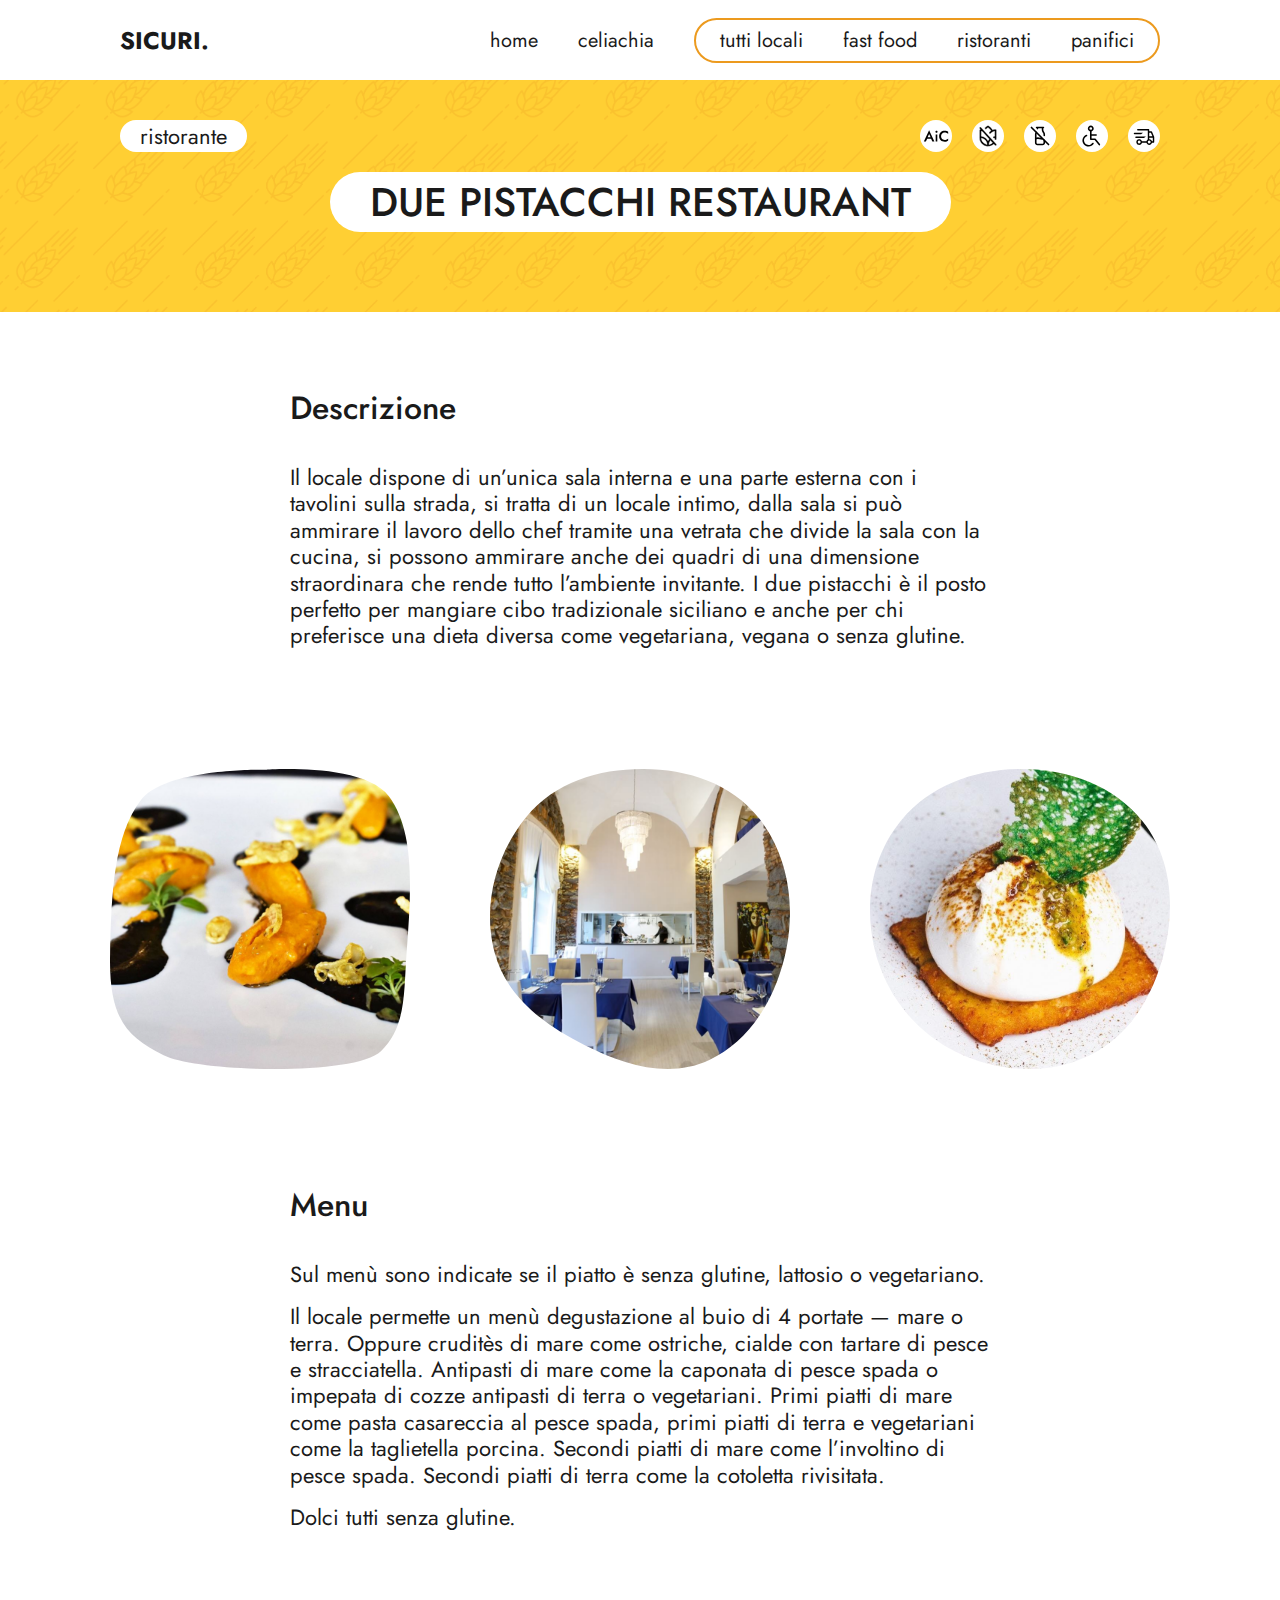
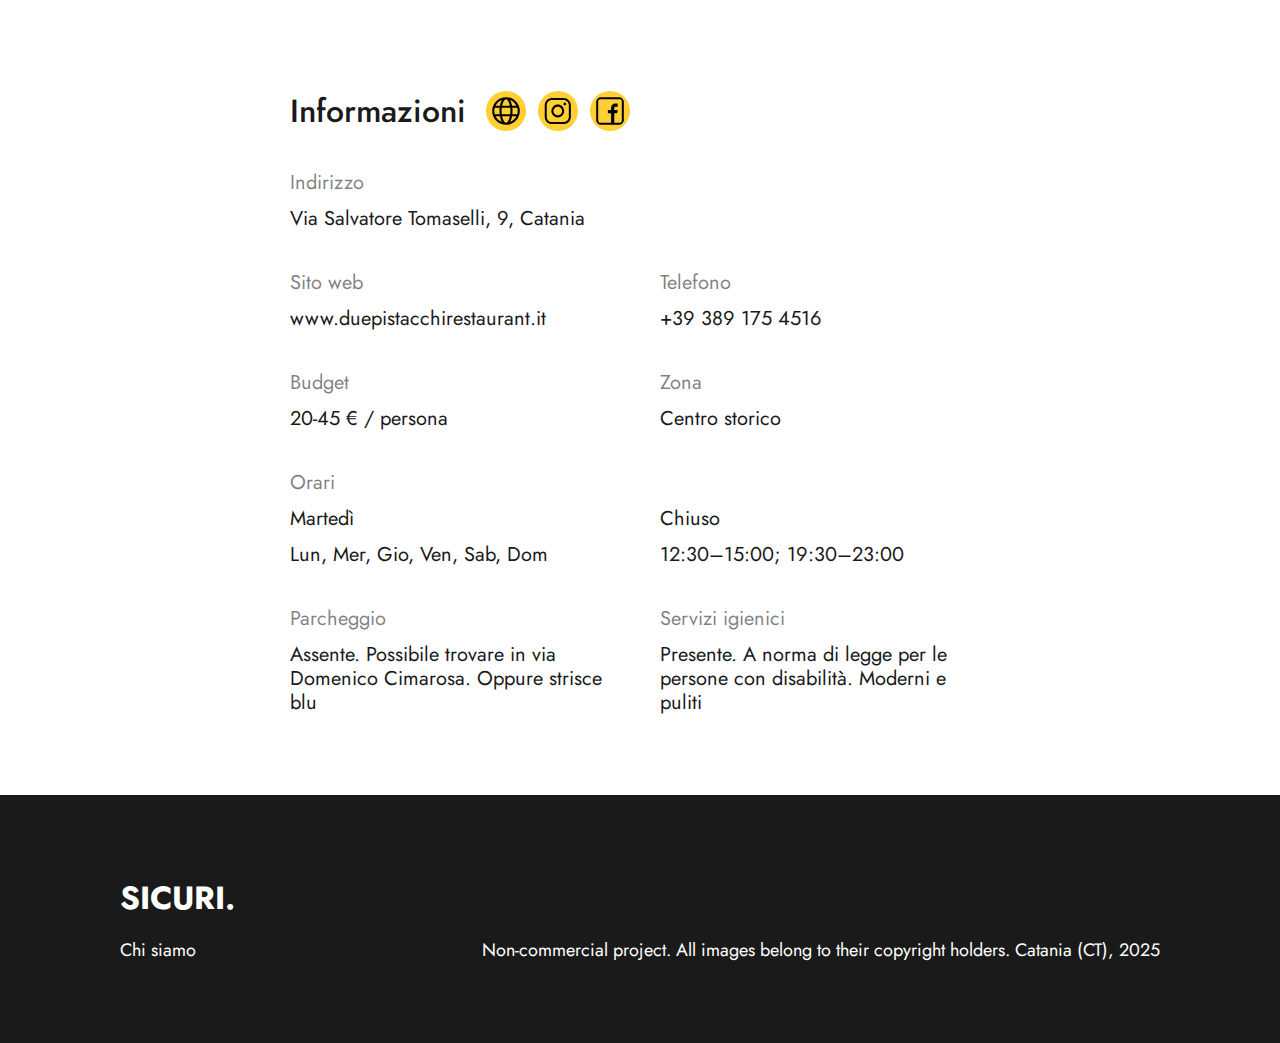
<file: 15-due-pistacchi.html>
<!DOCTYPE html>
<html lang="it">
  <head>
    <meta charset="UTF-8" />
    <meta name="viewport" content="width=device-width, initial-scale=1.0" />
    <title>S. Due Pistacchi Restaurant</title>
    <link rel="stylesheet" href="styles/base.css" />
    <link rel="stylesheet" href="styles/place.css" />

    <link
      href="https://fonts.googleapis.com/css2?family=Jost:wght@100;200;300;400;500;600;700;800;900&display=swap"
      rel="stylesheet"
    />
    <link
      rel="icon"
      href="styles/img/general/flavicon1.png"
      type="image/x-icon"
    />
  </head>

  <body>
    <!--- Header --->

    <header class="header">
      <a href="index.html" class="logo">SICURI.</a>

      <!--- Burger Menu --->
      <input type="checkbox" id="menu-toggle" class="menu-toggle" />
      <label for="menu-toggle" class="burger">
        <img
          src="styles/img/general/burger.svg"
          alt="Menu"
          class="burger-open"
        />
        <img
          src="styles/img/general/burger-close.svg"
          alt="Close"
          class="burger-close"
        />
      </label>
      <nav class="menu">
        <ul class="main-menu">
          <li><a href="index.html">Home</a></li>
          <li><a href="01-celiachia.html">Celiachia</a></li>
          <li class="grouped">
            <a href="02-tutti-locali.html">Tutti locali</a>
            <a href="03-fast-food.html">Fast food</a>
            <a href="04-ristoranti.html">Ristoranti</a>
            <a href="05-panifici.html">Panifici</a>
          </li>
        </ul>
      </nav>
    </header>

    <!--- Main Content --->

    <main>
      <!--- Popup --->

      <div class="popup" id="legenda-icone">
        <div class="popup-content">
          <a href="#" class="close">&times;</a>
          <div class="icon-item">
            <img src="styles/img/place/aic.svg" alt="AiC" class="icon" />
            <p>Locale certificato AiC</p>
          </div>
          <div class="icon-item">
            <img
              src="styles/img/place/gluten.svg"
              alt="gluten-free"
              class="icon"
            />
            <p>Opzioni senza glutine</p>
          </div>
          <div class="icon-item">
            <img
              src="styles/img/place/lactose.svg"
              alt="lactose-free"
              class="icon"
            />
            <p>Opzioni senza lattosio</p>
          </div>
          <div class="icon-item">
            <img
              src="styles/img/place/disabled.svg"
              alt="disabled"
              class="icon"
            />
            <p>Accessibile ai disabili</p>
          </div>
          <div class="icon-item">
            <img
              src="styles/img/place/delivery.svg"
              alt="delivery"
              class="icon"
            />
            <p>Servizio a domicilio</p>
          </div>
        </div>
      </div>

      <!--- Hero --->

      <section class="hero">
        <div class="tags">
          <div class="tag-text">
            <p>ristorante</p>
          </div>
          <a href="#legenda-icone">
            <div class="tag-icon">
              <img src="styles/img/place/aic.svg" alt="AiC" class="icon" />
              <img
                src="styles/img/place/gluten.svg"
                alt="gluten-free"
                class="icon"
              />
              <img
                src="styles/img/place/lactose.svg"
                alt="lactose-free"
                class="icon"
              />
              <img
                src="styles/img/place/disabled.svg"
                alt="disabled"
                class="icon"
              />
              <img
                src="styles/img/place/delivery.svg"
                alt="delivery"
                class="icon"
              />
            </div>
          </a>
        </div>
        <h1 class="border">Due Pistacchi Restaurant</h1>
      </section>

      <!--- Section 1 / Descrizione --->

      <section>
        <div class="descrizione">
          <h2>Descrizione</h2>
          <p class="normal-text">
            Il locale dispone di un’unica sala interna e una parte esterna con i
            tavolini sulla strada, si tratta di un locale intimo, dalla sala si
            può ammirare il lavoro dello chef tramite una vetrata che divide la
            sala con la cucina, si possono ammirare anche dei quadri di una
            dimensione straordinara che rende tutto l’ambiente invitante. I due
            pistacchi è il posto perfetto per mangiare cibo tradizionale
            siciliano e anche per chi preferisce una dieta diversa come
            vegetariana, vegana o senza glutine.
          </p>
        </div>
      </section>

      <!--- Section 2 / Gallery --->

      <section>
        <div class="gallery">
          <img src="styles/img/place/15-1.png" alt="Foto" class="place-foto1" />
          <img src="styles/img/place/15-2.png" alt="Foto" class="place-foto2" />
          <img src="styles/img/place/15-3.png" alt="Foto" class="place-foto3" />
        </div>
      </section>

      <!--- Section 3 / Menu --->

      <section>
        <div class="info-menu">
          <h2>Menu</h2>
          <p class="normal-text">
            Sul menù sono indicate se il piatto è senza glutine, lattosio o
            vegetariano.
            <span class="p-margin">
              Il locale permette un menù degustazione al buio di 4 portate —
              mare o terra. Oppure cruditès di mare come ostriche, cialde con
              tartare di pesce e stracciatella. Antipasti di mare come la
              caponata di pesce spada o impepata di cozze antipasti di terra o
              vegetariani. Primi piatti di mare come pasta casareccia al pesce
              spada, primi piatti di terra e vegetariani come la taglietella
              porcina. Secondi piatti di mare come l’involtino di pesce spada.
              Secondi piatti di terra come la cotoletta rivisitata.
            </span>
            <span class="p-margin"> Dolci tutti senza glutine. </span>
          </p>
        </div>
      </section>

      <!--- Section 4 / Info --->
      <section>
        <div class="info">
          <!--- Title --->
          <div class="info-title">
            <h2>Informazioni</h2>
            <div class="info-icons">
              <a href="https://www.duepistacchirestaurant.it/" target="_blank">
                <img
                  src="styles/img/place/web.svg"
                  alt="Website"
                  class="info-icon"
                />
              </a>
              <a
                href="https://www.instagram.com/duepistacchirestaurant/"
                target="_blank"
              >
                <img
                  src="styles/img/place/inst.svg"
                  alt="Instagram"
                  class="info-icon"
                />
              </a>
              <a
                href="https://www.facebook.com/DuePistacchiRestaurant/"
                target="_blank"
              >
                <img
                  src="styles/img/place/fb.svg"
                  alt="Facebook"
                  class="info-icon"
                />
              </a>
            </div>
          </div>

          <!--- Info --->
          <div class="info-item">
            <div class="info-sub-item">
              <h4>Indirizzo</h4>
              <p>Via Salvatore Tomaselli, 9, Catania</p>
            </div>
          </div>
          <div class="info-item">
            <div class="info-sub-item">
              <h4>Sito web</h4>
              <p>www.duepistacchirestaurant.it</p>
            </div>
            <div class="info-sub-item">
              <h4>Telefono</h4>
              <p>+39 389 175 4516</p>
            </div>
          </div>
          <div class="info-item">
            <div class="info-sub-item">
              <h4>Budget</h4>
              <p>20-45 € / persona</p>
            </div>
            <div class="info-sub-item">
              <h4>Zona</h4>
              <p>Centro storico</p>
            </div>
          </div>
          <div class="info-item">
            <div class="info-sub-item">
              <h4>Orari</h4>
              <div class="orari">
                <p>Martedì</p>
                <p>Chiuso</p>
              </div>
              <div class="orari">
                <p>Lun, Mer, Gio, Ven, Sab, Dom</p>
                <p>12:30–15:00; 19:30–23:00</p>
              </div>
            </div>
          </div>

          <div class="info-item">
            <div class="info-sub-item">
              <h4>Parcheggio</h4>
              <p>
                Assente. Possibile trovare in via Domenico Cimarosa. Oppure
                strisce blu
              </p>
            </div>
            <div class="info-sub-item">
              <h4>Servizi igienici</h4>
              <p>
                Presente. A norma di legge per le persone con disabilità.
                Moderni e puliti
              </p>
            </div>
          </div>
        </div>
      </section>
    </main>

    <!--- Footer --->

    <footer>
      <a href="index.html" class="logo-footer"> SICURI. </a>
      <div class="content-footer">
        <a href="06-chi-siamo.html"> Chi siamo </a>
        <p>
          Non-commercial project. All images belong to their copyright holders.
          Catania (CT), 2025
        </p>
      </div>
    </footer>
  </body>
</html>
</file>
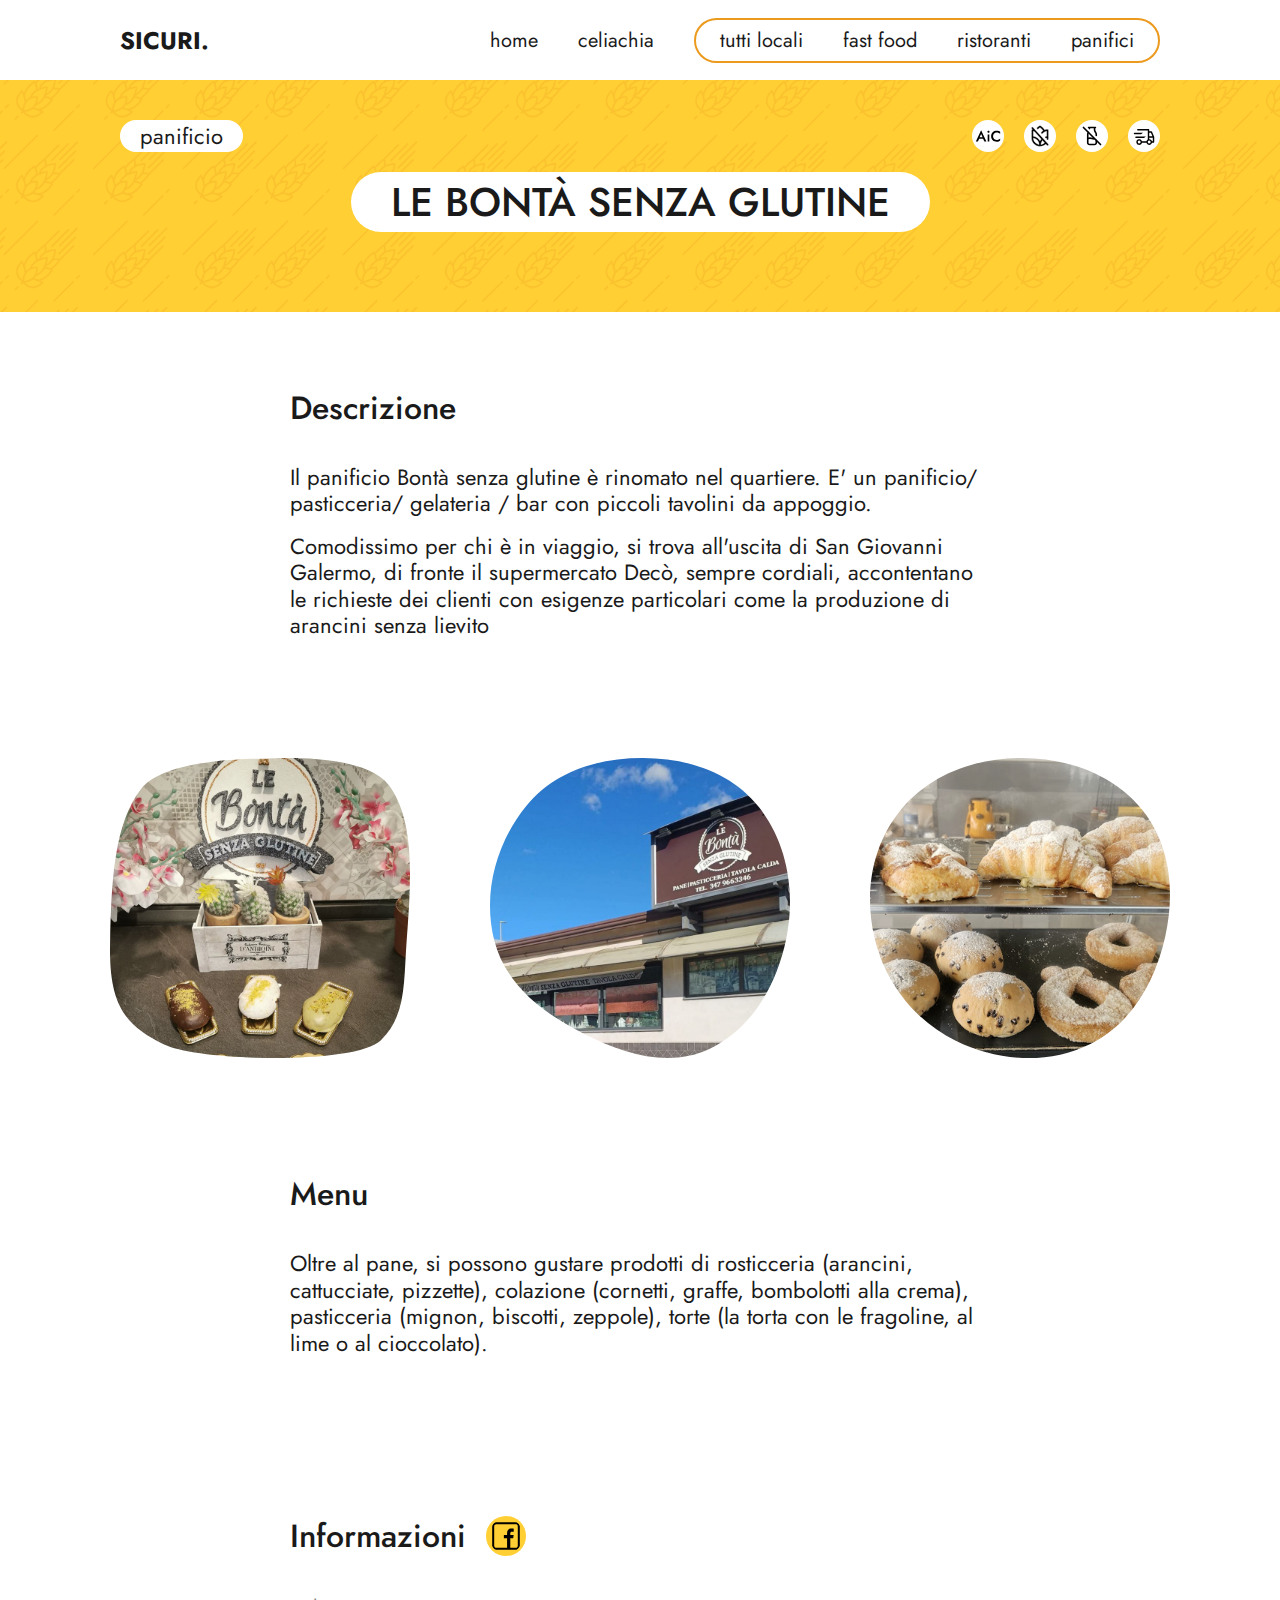
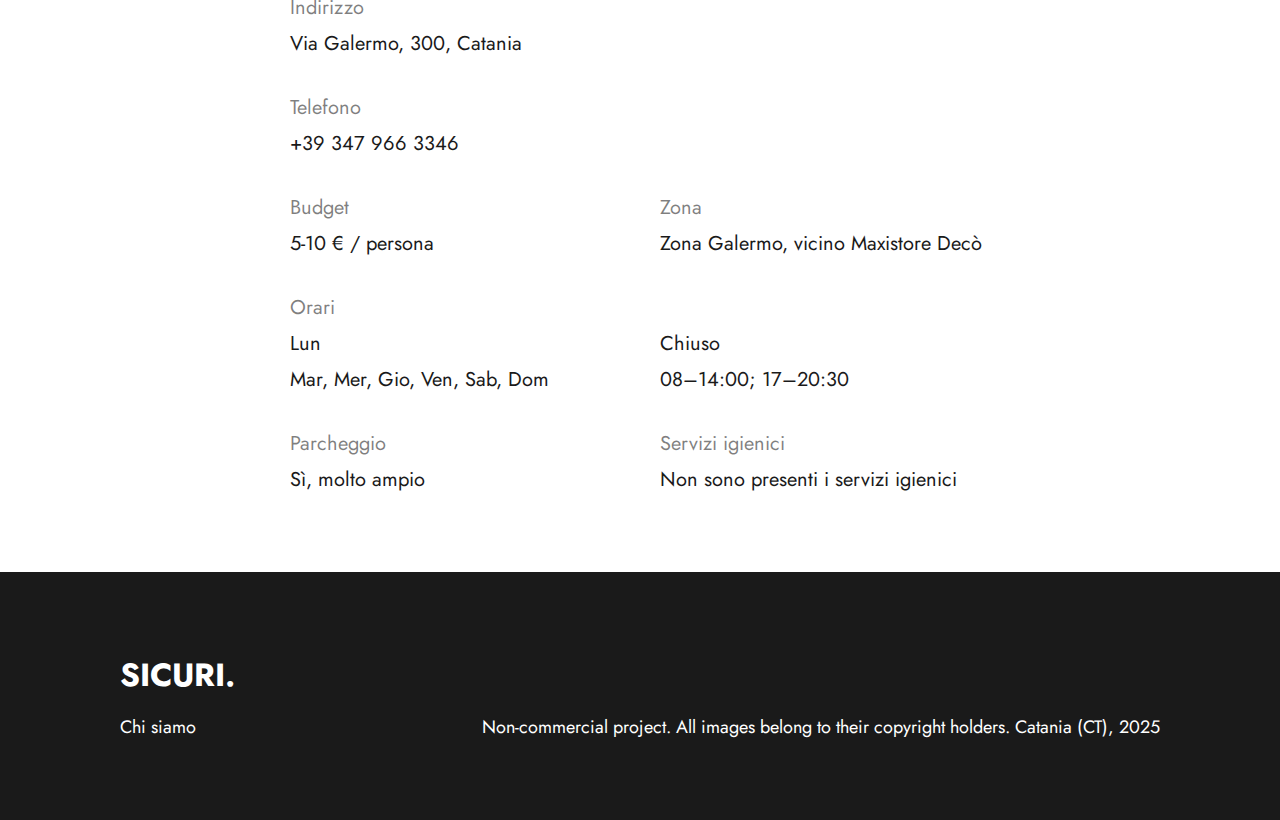
<file: 16-bonta-senza-glutine.html>
<!DOCTYPE html>
<html lang="it">
  <head>
    <meta charset="UTF-8" />
    <meta name="viewport" content="width=device-width, initial-scale=1.0" />
    <title>S. Le bontà senza glutine</title>
    <link rel="stylesheet" href="styles/base.css" />
    <link rel="stylesheet" href="styles/place.css" />

    <link
      href="https://fonts.googleapis.com/css2?family=Jost:wght@100;200;300;400;500;600;700;800;900&display=swap"
      rel="stylesheet"
    />
    <link
      rel="icon"
      href="styles/img/general/flavicon1.png"
      type="image/x-icon"
    />
  </head>

  <body>
    <!--- Header --->

    <header class="header">
      <a href="index.html" class="logo">SICURI.</a>

      <!--- Burger Menu --->
      <input type="checkbox" id="menu-toggle" class="menu-toggle" />
      <label for="menu-toggle" class="burger">
        <img
          src="styles/img/general/burger.svg"
          alt="Menu"
          class="burger-open"
        />
        <img
          src="styles/img/general/burger-close.svg"
          alt="Close"
          class="burger-close"
        />
      </label>
      <nav class="menu">
        <ul class="main-menu">
          <li><a href="index.html">Home</a></li>
          <li><a href="01-celiachia.html">Celiachia</a></li>
          <li class="grouped">
            <a href="02-tutti-locali.html">Tutti locali</a>
            <a href="03-fast-food.html">Fast food</a>
            <a href="04-ristoranti.html">Ristoranti</a>
            <a href="05-panifici.html">Panifici</a>
          </li>
        </ul>
      </nav>
    </header>

    <!--- Main Content --->

    <main>
      <!--- Hero --->

      <section class="hero">
        <div class="tags">
          <div class="tag-text">
            <p>panificio</p>
          </div>
          <div class="tag-icon">
            <img src="styles/img/place/aic.svg" alt="AiC" class="icon" />
            <img
              src="styles/img/place/gluten.svg"
              alt="gluten-free"
              class="icon"
            />
            <img
              src="styles/img/place/lactose.svg"
              alt="lactose-free"
              class="icon"
            />
            <img
              src="styles/img/place/delivery.svg"
              alt="delivery"
              class="icon"
            />
          </div>
        </div>
        <h1 class="border">Le bontà senza glutine</h1>
      </section>

      <!--- Section 1 / Descrizione --->

      <section>
        <div class="descrizione">
          <h2>Descrizione</h2>
          <p class="normal-text">
            Il panificio Bontà senza glutine è rinomato nel quartiere. E' un
            panificio/ pasticceria/ gelateria / bar con piccoli tavolini da
            appoggio.
            <span class="p-margin">
              Comodissimo per chi è in viaggio, si trova all'uscita di San
              Giovanni Galermo, di fronte il supermercato Decò, sempre cordiali,
              accontentano le richieste dei clienti con esigenze particolari
              come la produzione di arancini senza lievito
            </span>
          </p>
        </div>
      </section>

      <!--- Section 2 / Gallery --->

      <section>
        <div class="gallery">
          <img src="styles/img/place/16-1.png" alt="Foto" class="place-foto1" />
          <img src="styles/img/place/16-2.png" alt="Foto" class="place-foto2" />
          <img src="styles/img/place/16-3.png" alt="Foto" class="place-foto3" />
        </div>
      </section>

      <!--- Section 3 / Menu --->

      <section>
        <div class="info-menu">
          <h2>Menu</h2>
          <p class="normal-text">
            Oltre al pane, si possono gustare prodotti di rosticceria (arancini,
            cattucciate, pizzette), colazione (cornetti, graffe, bombolotti alla
            crema), pasticceria (mignon, biscotti, zeppole), torte (la torta con
            le fragoline, al lime o al cioccolato).
          </p>
        </div>
      </section>

      <!--- Section 4 / Info --->
      <section>
        <div class="info">
          <!--- Title --->
          <div class="info-title">
            <h2>Informazioni</h2>
            <div class="info-icons">
              <a
                href="https://www.facebook.com/p/Le-Bont%C3%A0-Senza-Glutine-100063624397418/"
                target="_blank"
              >
                <img
                  src="styles/img/place/fb.svg"
                  alt="Facebook"
                  class="info-icon"
                />
              </a>
            </div>
          </div>

          <!--- Info --->
          <div class="info-item">
            <div class="info-sub-item">
              <h4>Indirizzo</h4>
              <p>Via Galermo, 300, Catania</p>
            </div>
          </div>
          <div class="info-item">
            <div class="info-sub-item">
              <h4>Telefono</h4>
              <p>+39 347 966 3346</p>
            </div>
          </div>
          <div class="info-item">
            <div class="info-sub-item">
              <h4>Budget</h4>
              <p>5-10 € / persona</p>
            </div>
            <div class="info-sub-item">
              <h4>Zona</h4>
              <p>Zona Galermo, vicino Maxistore Decò</p>
            </div>
          </div>
          <div class="info-item">
            <div class="info-sub-item">
              <h4>Orari</h4>
              <div class="orari">
                <p>Lun</p>
                <p>Chiuso</p>
              </div>
              <div class="orari">
                <p>Mar, Mer, Gio, Ven, Sab, Dom</p>
                <p>08–14:00; 17–20:30</p>
              </div>
            </div>
          </div>
          <div class="info-item">
            <div class="info-sub-item">
              <h4>Parcheggio</h4>
              <p>Sì, molto ampio</p>
            </div>
            <div class="info-sub-item">
              <h4>Servizi igienici</h4>
              <p>Non sono presenti i servizi igienici</p>
            </div>
          </div>
        </div>
      </section>
    </main>

    <!--- Footer --->

    <footer>
      <a href="index.html" class="logo-footer"> SICURI. </a>
      <div class="content-footer">
        <a href="06-chi-siamo.html"> Chi siamo </a>
        <p>
          Non-commercial project. All images belong to their copyright holders.
          Catania (CT), 2025
        </p>
      </div>
    </footer>
  </body>
</html>
</file>
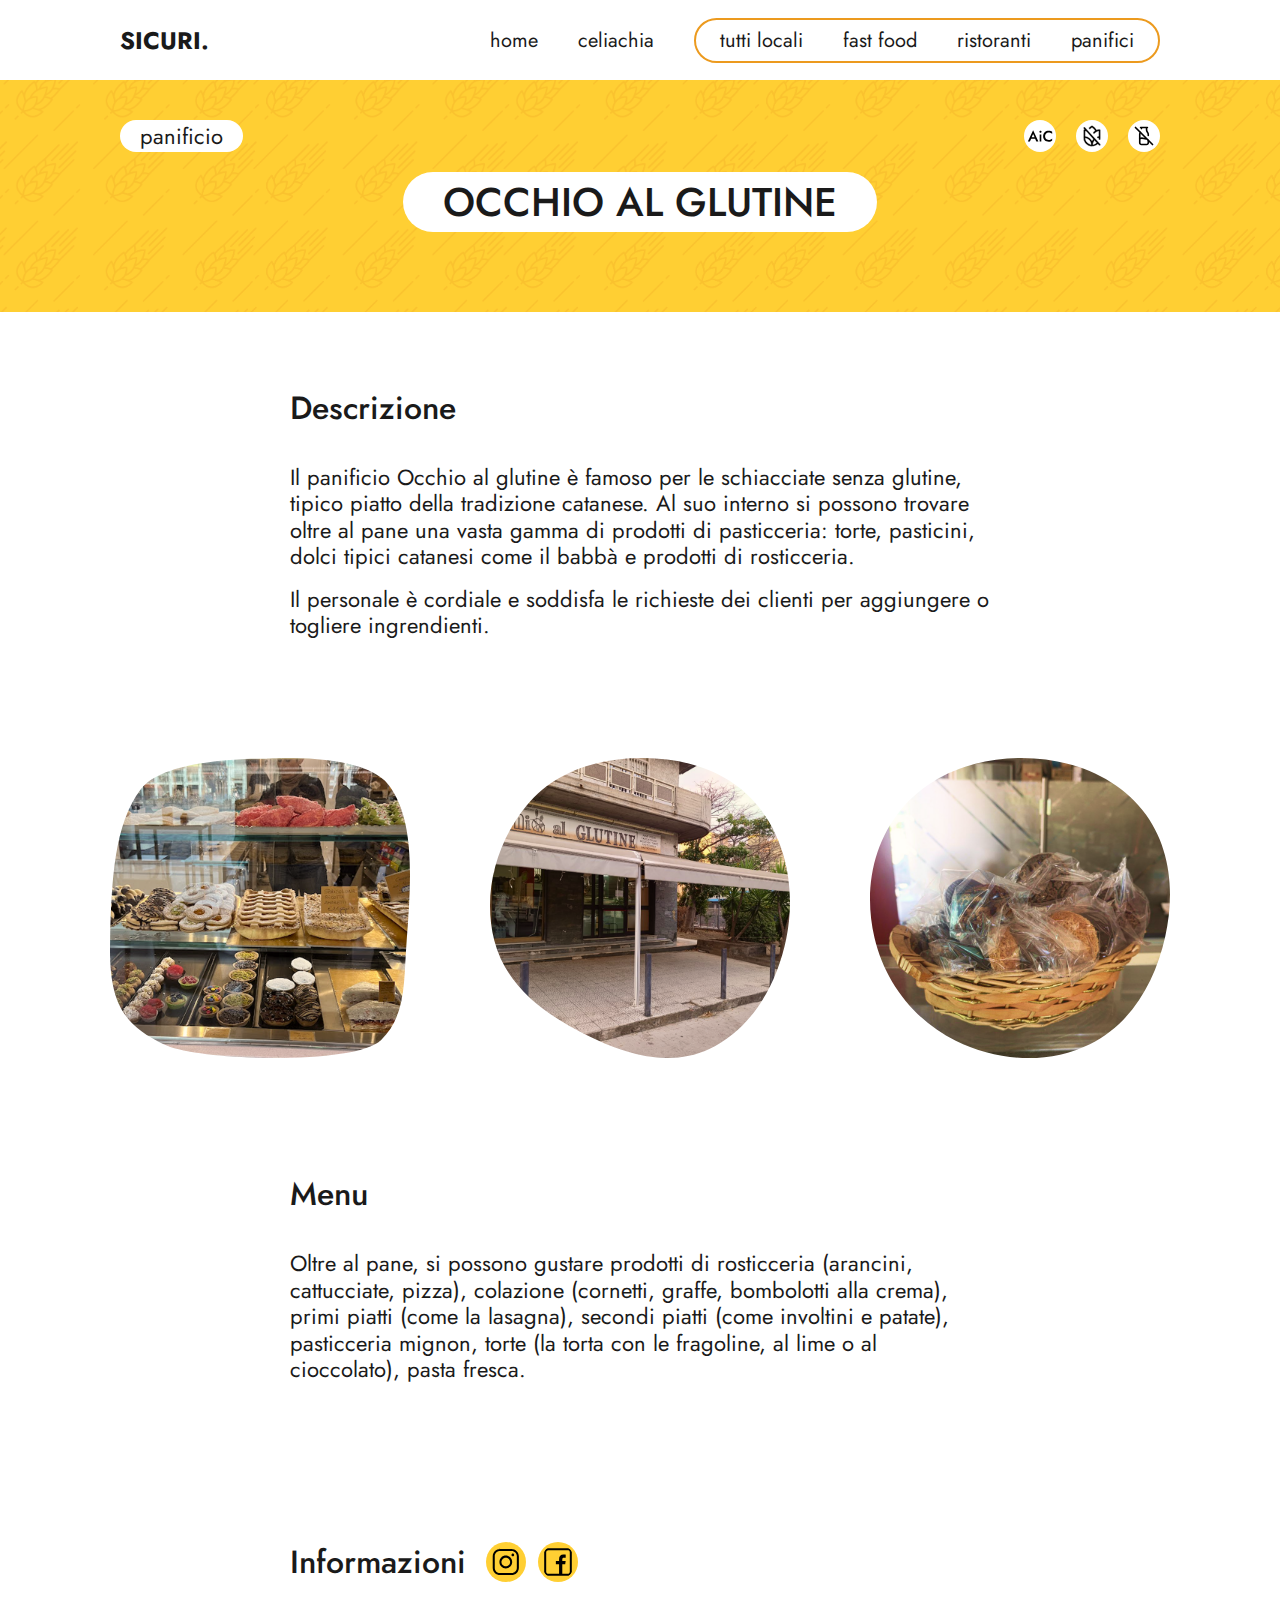
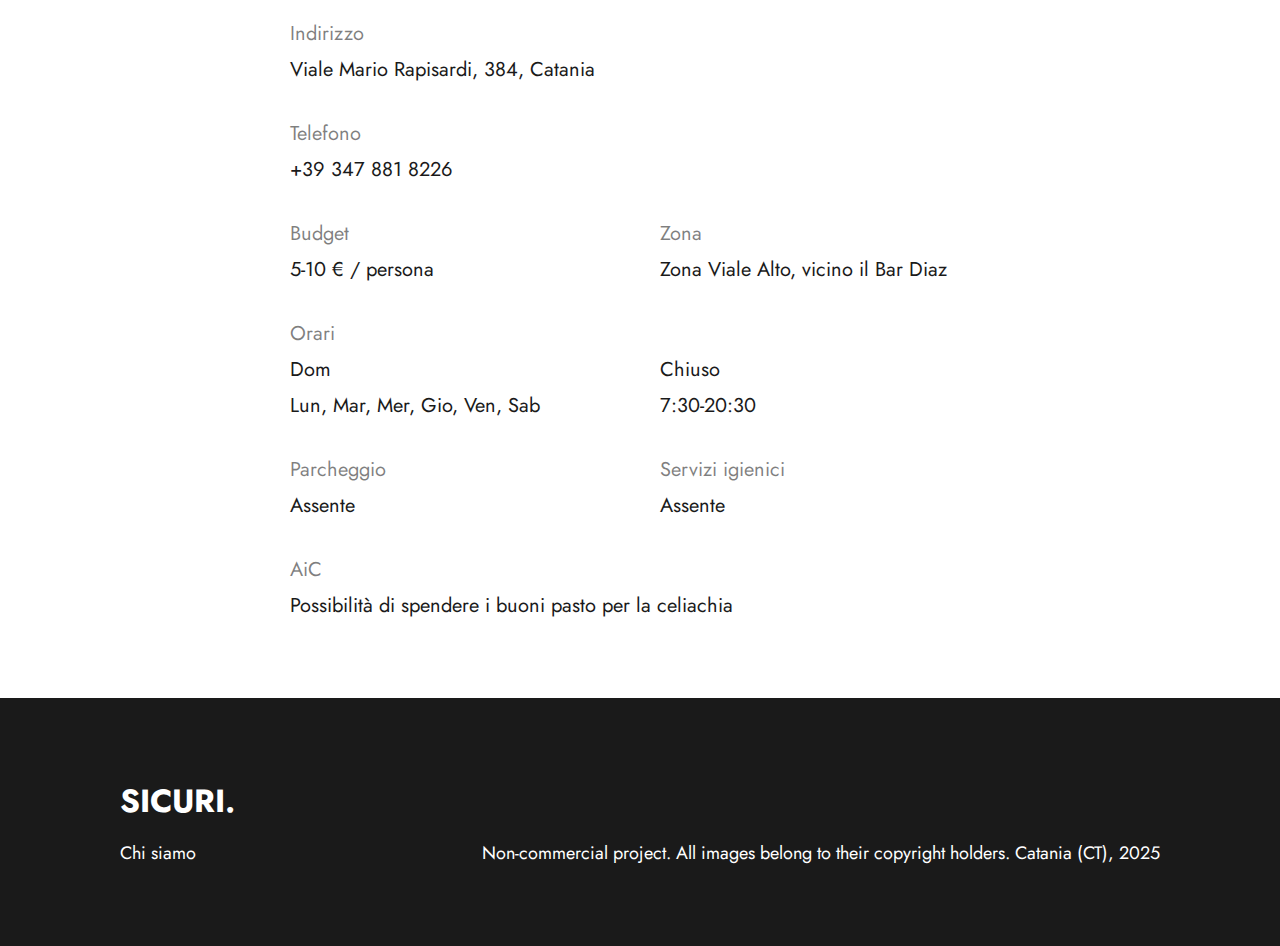
<file: 17-occhio-al-glutine.html>
<!DOCTYPE html>
<html lang="it">
  <head>
    <meta charset="UTF-8" />
    <meta name="viewport" content="width=device-width, initial-scale=1.0" />
    <title>S. Occhio al glutine</title>
    <link rel="stylesheet" href="styles/base.css" />
    <link rel="stylesheet" href="styles/place.css" />

    <link
      href="https://fonts.googleapis.com/css2?family=Jost:wght@100;200;300;400;500;600;700;800;900&display=swap"
      rel="stylesheet"
    />
    <link
      rel="icon"
      href="styles/img/general/flavicon1.png"
      type="image/x-icon"
    />
  </head>

  <body>
    <!--- Header --->

    <header class="header">
      <a href="index.html" class="logo">SICURI.</a>

      <!--- Burger Menu --->
      <input type="checkbox" id="menu-toggle" class="menu-toggle" />
      <label for="menu-toggle" class="burger">
        <img
          src="styles/img/general/burger.svg"
          alt="Menu"
          class="burger-open"
        />
        <img
          src="styles/img/general/burger-close.svg"
          alt="Close"
          class="burger-close"
        />
      </label>
      <nav class="menu">
        <ul class="main-menu">
          <li><a href="index.html">Home</a></li>
          <li><a href="01-celiachia.html">Celiachia</a></li>
          <li class="grouped">
            <a href="02-tutti-locali.html">Tutti locali</a>
            <a href="03-fast-food.html">Fast food</a>
            <a href="04-ristoranti.html">Ristoranti</a>
            <a href="05-panifici.html">Panifici</a>
          </li>
        </ul>
      </nav>
    </header>

    <!--- Main Content --->

    <main>
      <!--- Popup --->

      <div class="popup" id="legenda-icone">
        <div class="popup-content">
          <a href="#" class="close">&times;</a>
          <div class="icon-item">
            <img src="styles/img/place/aic.svg" alt="AiC" class="icon" />
            <p>Locale certificato AiC</p>
          </div>
          <div class="icon-item">
            <img
              src="styles/img/place/gluten.svg"
              alt="gluten-free"
              class="icon"
            />
            <p>Opzioni senza glutine</p>
          </div>
          <div class="icon-item">
            <img
              src="styles/img/place/lactose.svg"
              alt="lactose-free"
              class="icon"
            />
            <p>Opzioni senza lattosio</p>
          </div>
        </div>
      </div>

      <!--- Hero --->

      <section class="hero">
        <div class="tags">
          <div class="tag-text">
            <p>panificio</p>
          </div>
          <a href="#legenda-icone">
            <div class="tag-icon">
              <img src="styles/img/place/aic.svg" alt="AiC" class="icon" />
              <img
                src="styles/img/place/gluten.svg"
                alt="gluten-free"
                class="icon"
              />
              <img
                src="styles/img/place/lactose.svg"
                alt="lactose-free"
                class="icon"
              />
            </div>
          </a>
        </div>
        <h1 class="border">Occhio al glutine</h1>
      </section>

      <!--- Section 1 / Descrizione --->

      <section>
        <div class="descrizione">
          <h2>Descrizione</h2>
          <p class="normal-text">
            Il panificio Occhio al glutine è famoso per le schiacciate senza
            glutine, tipico piatto della tradizione catanese. Al suo interno si
            possono trovare oltre al pane una vasta gamma di prodotti di
            pasticceria: torte, pasticini, dolci tipici catanesi come il babbà e
            prodotti di rosticceria.
            <span class="p-margin">
              Il personale è cordiale e soddisfa le richieste dei clienti per
              aggiungere o togliere ingrendienti.
            </span>
          </p>
        </div>
      </section>

      <!--- Section 2 / Gallery --->

      <section>
        <div class="gallery">
          <img src="styles/img/place/17-1.png" alt="Foto" class="place-foto1" />
          <img src="styles/img/place/17-2.png" alt="Foto" class="place-foto2" />
          <img src="styles/img/place/17-3.png" alt="Foto" class="place-foto3" />
        </div>
      </section>

      <!--- Section 3 / Menu --->

      <section>
        <div class="info-menu">
          <h2>Menu</h2>
          <p class="normal-text">
            Oltre al pane, si possono gustare prodotti di rosticceria (arancini,
            cattucciate, pizza), colazione (cornetti, graffe, bombolotti alla
            crema), primi piatti (come la lasagna), secondi piatti (come
            involtini e patate), pasticceria mignon, torte (la torta con le
            fragoline, al lime o al cioccolato), pasta fresca.
          </p>
        </div>
      </section>

      <!--- Section 4 / Info --->
      <section>
        <div class="info">
          <!--- Title --->
          <div class="info-title">
            <h2>Informazioni</h2>
            <div class="info-icons">
              <a
                href="https://www.instagram.com/occhioalglutine/"
                target="_blank"
              >
                <img
                  src="styles/img/place/inst.svg"
                  alt="Instagram"
                  class="info-icon"
                />
              </a>
              <a
                href="https://www.facebook.com/occhioalglutine/"
                target="_blank"
              >
                <img
                  src="styles/img/place/fb.svg"
                  alt="Facebook"
                  class="info-icon"
                />
              </a>
            </div>
          </div>

          <!--- Info --->
          <div class="info-item">
            <div class="info-sub-item">
              <h4>Indirizzo</h4>
              <p>Viale Mario Rapisardi, 384, Catania</p>
            </div>
          </div>
          <div class="info-item">
            <div class="info-sub-item">
              <h4>Telefono</h4>
              <p>+39 347 881 8226</p>
            </div>
          </div>
          <div class="info-item">
            <div class="info-sub-item">
              <h4>Budget</h4>
              <p>5-10 € / persona</p>
            </div>
            <div class="info-sub-item">
              <h4>Zona</h4>
              <p>Zona Viale Alto, vicino il Bar Diaz</p>
            </div>
          </div>
          <div class="info-item">
            <div class="info-sub-item">
              <h4>Orari</h4>
              <div class="orari">
                <p>Dom</p>
                <p>Chiuso</p>
              </div>
              <div class="orari">
                <p>Lun, Mar, Mer, Gio, Ven, Sab</p>
                <p>7:30-20:30</p>
              </div>
            </div>
          </div>
          <div class="info-item">
            <div class="info-sub-item">
              <h4>Parcheggio</h4>
              <p>Assente</p>
            </div>
            <div class="info-sub-item">
              <h4>Servizi igienici</h4>
              <p>Assente</p>
            </div>
          </div>
          <div class="info-item">
            <div class="info-sub-item">
              <div class="info-sub-item">
                <h4>AiC</h4>
                <p>Possibilità di spendere i buoni pasto per la celiachia</p>
              </div>
            </div>
          </div>
        </div>
      </section>
    </main>

    <!--- Footer --->

    <footer>
      <a href="index.html" class="logo-footer"> SICURI. </a>
      <div class="content-footer">
        <a href="06-chi-siamo.html"> Chi siamo </a>
        <p>
          Non-commercial project. All images belong to their copyright holders.
          Catania (CT), 2025
        </p>
      </div>
    </footer>
  </body>
</html>
</file>
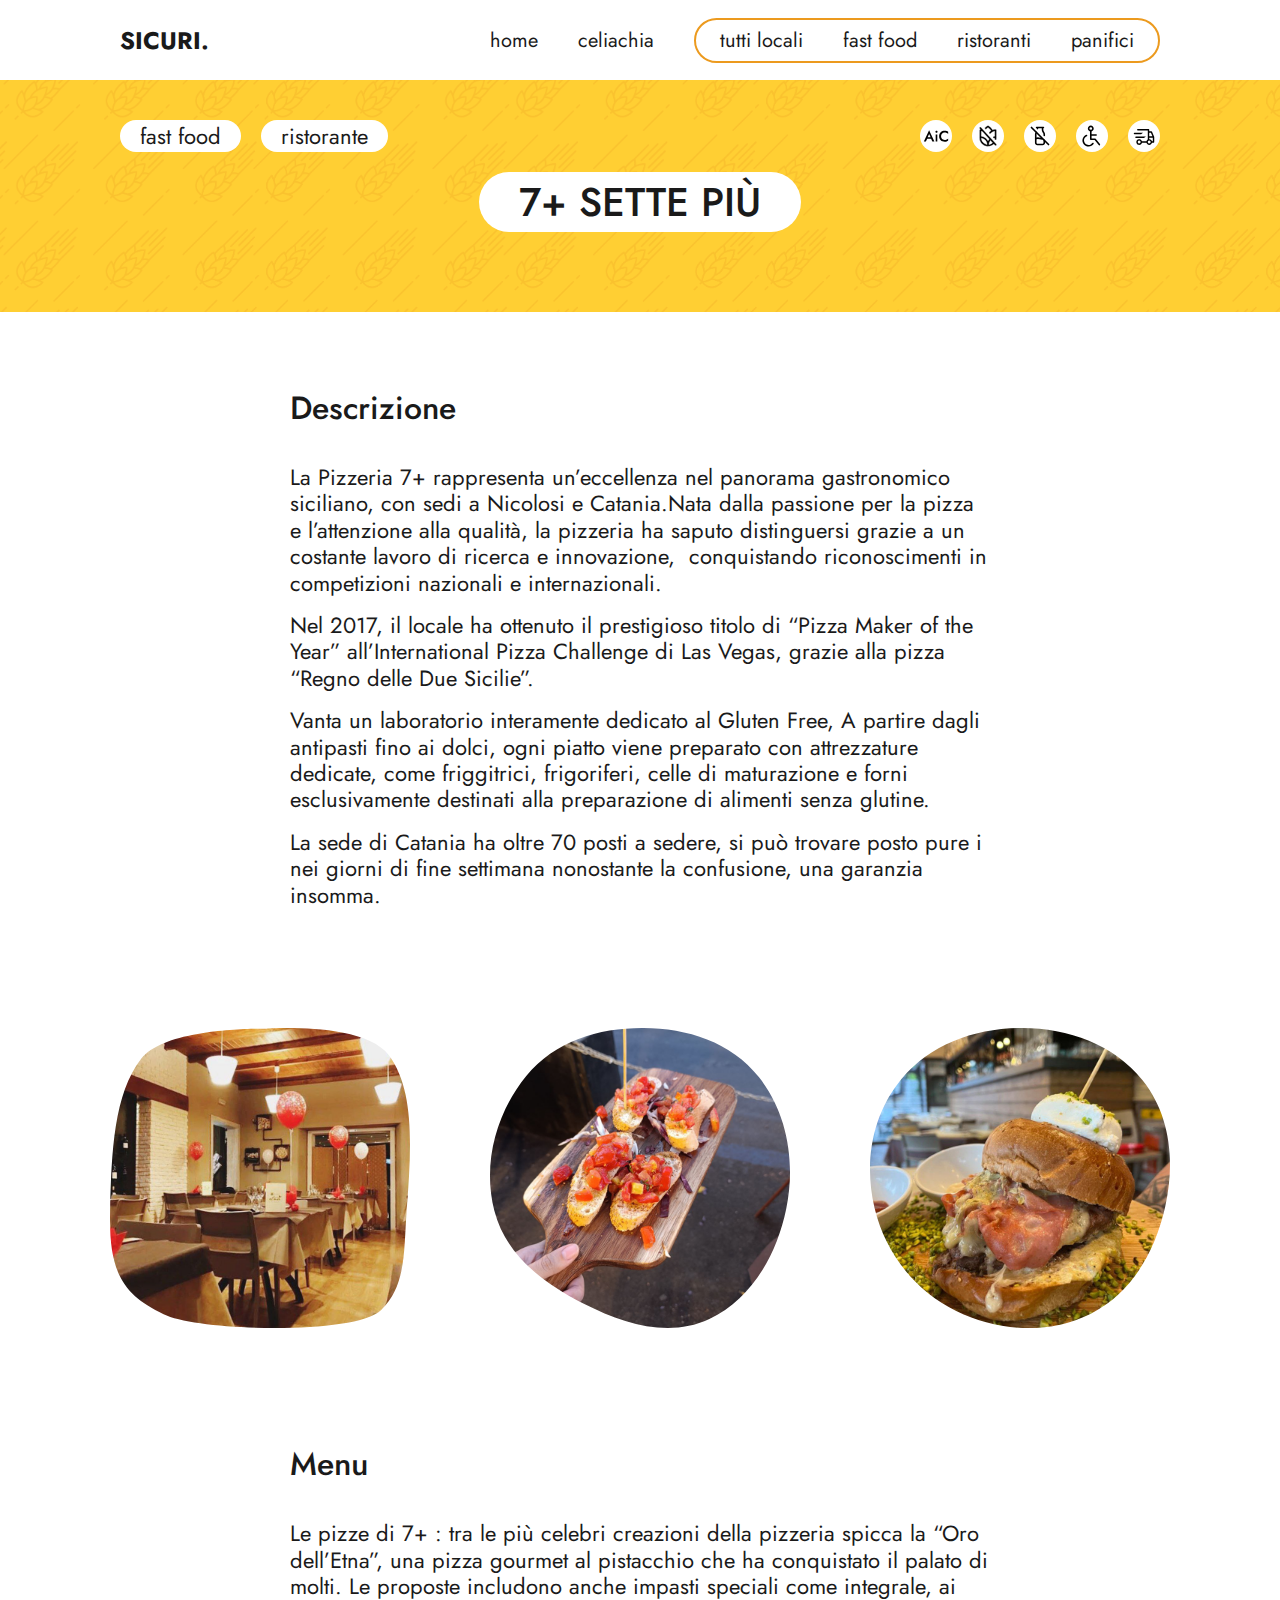
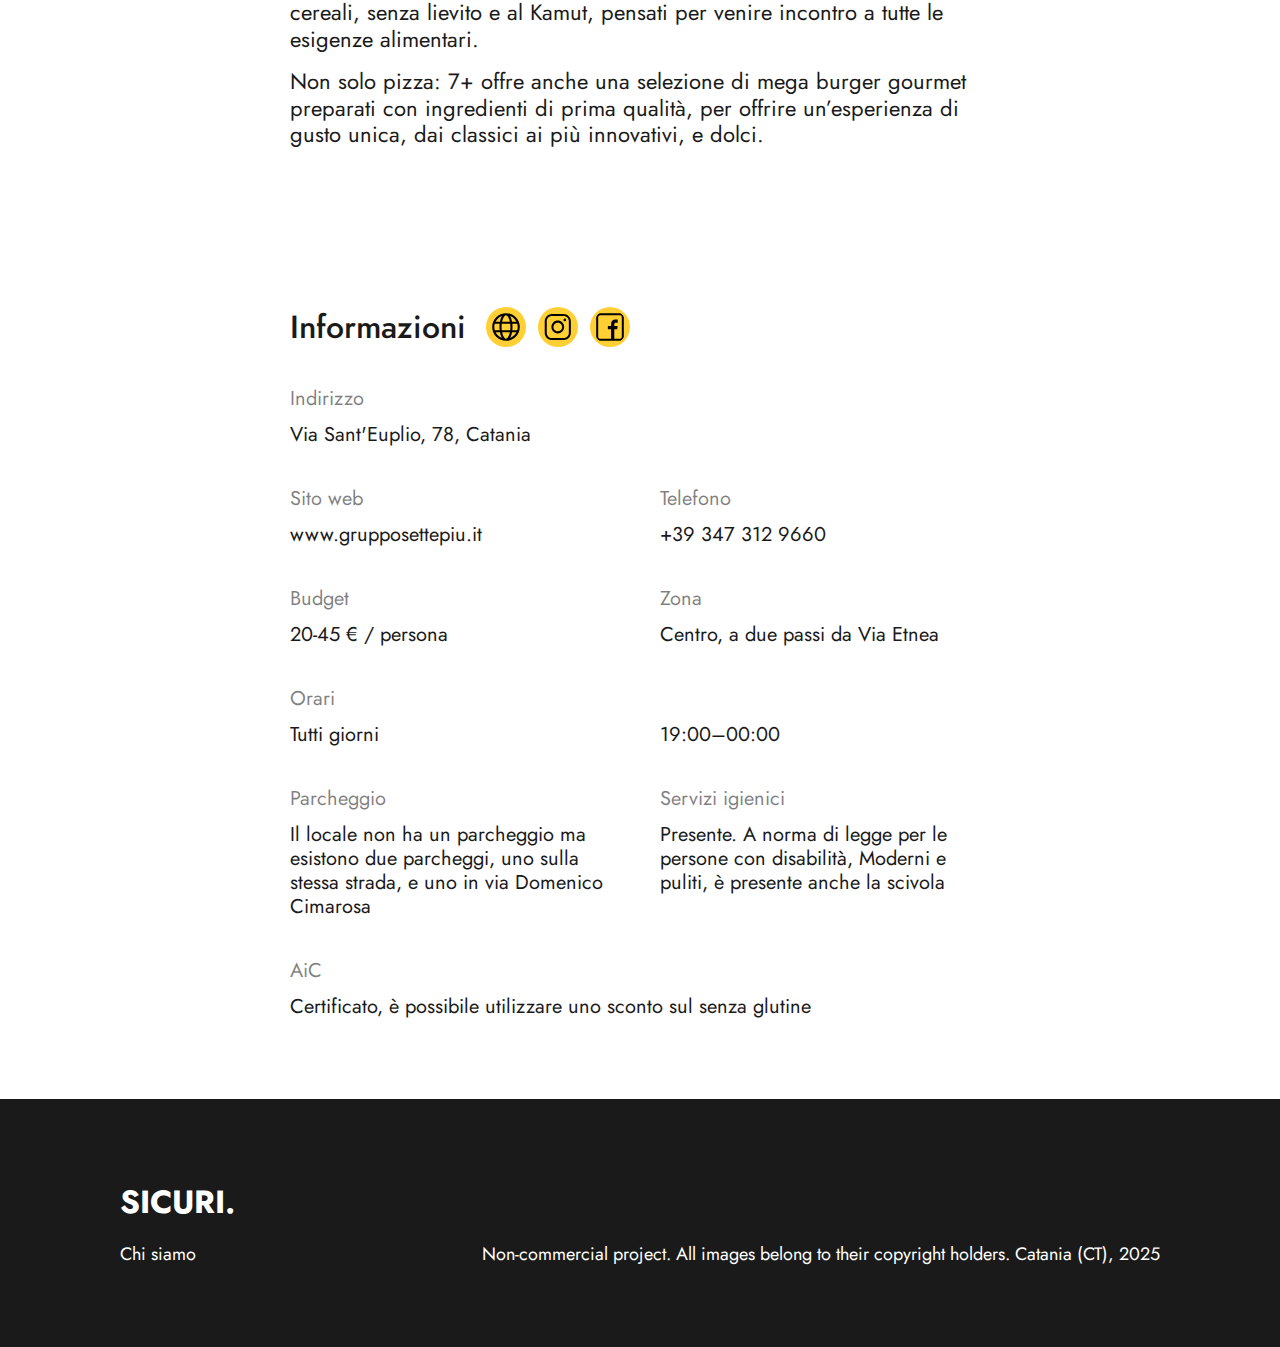
<file: 18-sette-piu.html>
<!DOCTYPE html>
<html lang="it">
  <head>
    <meta charset="UTF-8" />
    <meta name="viewport" content="width=device-width, initial-scale=1.0" />
    <title>S. Sette più</title>
    <link rel="stylesheet" href="styles/base.css" />
    <link rel="stylesheet" href="styles/place.css" />

    <link
      href="https://fonts.googleapis.com/css2?family=Jost:wght@100;200;300;400;500;600;700;800;900&display=swap"
      rel="stylesheet"
    />
    <link
      rel="icon"
      href="styles/img/general/flavicon1.png"
      type="image/x-icon"
    />
  </head>

  <body>
    <!--- Header --->

    <header class="header">
      <a href="index.html" class="logo">SICURI.</a>

      <!--- Burger Menu --->
      <input type="checkbox" id="menu-toggle" class="menu-toggle" />
      <label for="menu-toggle" class="burger">
        <img
          src="styles/img/general/burger.svg"
          alt="Menu"
          class="burger-open"
        />
        <img
          src="styles/img/general/burger-close.svg"
          alt="Close"
          class="burger-close"
        />
      </label>
      <nav class="menu">
        <ul class="main-menu">
          <li><a href="index.html">Home</a></li>
          <li><a href="01-celiachia.html">Celiachia</a></li>
          <li class="grouped">
            <a href="02-tutti-locali.html">Tutti locali</a>
            <a href="03-fast-food.html">Fast food</a>
            <a href="04-ristoranti.html">Ristoranti</a>
            <a href="05-panifici.html">Panifici</a>
          </li>
        </ul>
      </nav>
    </header>

    <!--- Main Content --->

    <main>
      <!--- Hero --->

      <section class="hero">
        <div class="tags">
          <div class="tag-text">
            <p>fast food</p>
            <p>ristorante</p>
          </div>
          <div class="tag-icon">
            <img src="styles/img/place/aic.svg" alt="AiC" class="icon" />
            <img
              src="styles/img/place/gluten.svg"
              alt="gluten-free"
              class="icon"
            />
            <img
              src="styles/img/place/lactose.svg"
              alt="lactose-free"
              class="icon"
            />
            <img
              src="styles/img/place/disabled.svg"
              alt="disabled"
              class="icon"
            />
            <img
              src="styles/img/place/delivery.svg"
              alt="delivery"
              class="icon"
            />
          </div>
        </div>
        <h1 class="border">7+ Sette più</h1>
      </section>

      <!--- Section 1 / Descrizione --->

      <section>
        <div class="descrizione">
          <h2>Descrizione</h2>
          <p class="normal-text">
            La Pizzeria 7+ rappresenta un’eccellenza nel panorama gastronomico
            siciliano, con sedi a Nicolosi e Catania.Nata dalla passione per la
            pizza e l’attenzione alla qualità, la pizzeria ha saputo
            distinguersi grazie a un costante lavoro di ricerca e innovazione,
             conquistando riconoscimenti in competizioni nazionali e
            internazionali.
            <span class="p-margin">
              Nel 2017, il locale ha ottenuto il prestigioso titolo di “Pizza
              Maker of the Year” all’International Pizza Challenge di Las Vegas,
              grazie alla pizza “Regno delle Due Sicilie”.
            </span>
            <span class="p-margin">
              Vanta un laboratorio interamente dedicato al Gluten Free, A
              partire dagli antipasti fino ai dolci, ogni piatto viene preparato
              con attrezzature dedicate, come friggitrici, frigoriferi, celle di
              maturazione e forni esclusivamente destinati alla preparazione di
              alimenti senza glutine.
            </span>
            <span class="p-margin">
              La sede di Catania ha oltre 70 posti a sedere, si può trovare
              posto pure i nei giorni di fine settimana nonostante la
              confusione, una garanzia insomma.
            </span>
          </p>
        </div>
      </section>

      <!--- Section 2 / Gallery --->

      <section>
        <div class="gallery">
          <img src="styles/img/place/18-1.png" alt="Foto" class="place-foto1" />
          <img src="styles/img/place/18-2.png" alt="Foto" class="place-foto2" />
          <img src="styles/img/place/18-3.png" alt="Foto" class="place-foto3" />
        </div>
      </section>

      <!--- Section 3 / Menu --->

      <section>
        <div class="info-menu">
          <h2>Menu</h2>
          <p class="normal-text">
            Le pizze di 7+ : tra le più celebri creazioni della pizzeria spicca
            la “Oro dell’Etna”, una pizza gourmet al pistacchio che ha
            conquistato il palato di molti. Le proposte includono anche impasti
            speciali come integrale, ai cereali, senza lievito e al Kamut,
            pensati per venire incontro a tutte le esigenze alimentari.
            <span class="p-margin">
              Non solo pizza: 7+ offre anche una selezione di mega burger
              gourmet preparati con ingredienti di prima qualità, per offrire
              un’esperienza di gusto unica, dai classici ai più innovativi, e
              dolci.
            </span>
          </p>
        </div>
      </section>

      <!--- Section 4 / Info --->
      <section>
        <div class="info">
          <!--- Title --->
          <div class="info-title">
            <h2>Informazioni</h2>
            <div class="info-icons">
              <a href="https://www.grupposettepiu.it/" target="_blank">
                <img
                  src="styles/img/place/web.svg"
                  alt="Website"
                  class="info-icon"
                />
              </a>
              <a
                href="https://www.instagram.com/alvicolopizzaevino/"
                target="_blank"
              >
                <img
                  src="styles/img/place/inst.svg"
                  alt="Instagram"
                  class="info-icon"
                />
              </a>
              <a
                href="https://www.facebook.com/AlVicoloPizzaevino/"
                target="_blank"
              >
                <img
                  src="styles/img/place/fb.svg"
                  alt="Facebook"
                  class="info-icon"
                />
              </a>
            </div>
          </div>

          <!--- Info --->
          <div class="info-item">
            <div class="info-sub-item">
              <h4>Indirizzo</h4>
              <p>Via Sant'Euplio, 78, Catania</p>
            </div>
          </div>
          <div class="info-item">
            <div class="info-sub-item">
              <h4>Sito web</h4>
              <p>www.grupposettepiu.it</p>
            </div>
            <div class="info-sub-item">
              <h4>Telefono</h4>
              <p>+39 347 312 9660</p>
            </div>
          </div>
          <div class="info-item">
            <div class="info-sub-item">
              <h4>Budget</h4>
              <p>20-45 € / persona</p>
            </div>
            <div class="info-sub-item">
              <h4>Zona</h4>
              <p>Centro, a due passi da Via Etnea</p>
            </div>
          </div>
          <div class="info-item">
            <div class="info-sub-item">
              <h4>Orari</h4>
              <div class="orari">
                <p>Tutti giorni</p>
                <p>19:00–00:00</p>
              </div>
            </div>
          </div>
          <div class="info-item">
            <div class="info-sub-item">
              <h4>Parcheggio</h4>
              <p>
                Il locale non ha un parcheggio ma esistono due parcheggi, uno
                sulla stessa strada, e uno in via Domenico Cimarosa
              </p>
            </div>
            <div class="info-sub-item">
              <h4>Servizi igienici</h4>
              <p>
                Presente. A norma di legge per le persone con disabilità,
                Moderni e puliti, è presente anche la scivola
              </p>
            </div>
          </div>
          <div class="info-item">
            <div class="info-sub-item">
              <h4>AiC</h4>
              <p>
                Certificato, è possibile utilizzare uno sconto sul senza glutine
              </p>
            </div>
          </div>
        </div>
      </section>
    </main>

    <!--- Footer --->

    <footer>
      <a href="index.html" class="logo-footer"> SICURI. </a>
      <div class="content-footer">
        <a href="06-chi-siamo.html"> Chi siamo </a>
        <p>
          Non-commercial project. All images belong to their copyright holders.
          Catania (CT), 2025
        </p>
      </div>
    </footer>
  </body>
</html>
</file>
<file: styles/base.css>
/***** General *****/
/***** General *****/
/***** General *****/

* {
  margin: 0;
  padding: 0;
  box-sizing: border-box;
}

:root {
  --font-main: "Jost", sans-serif;
  --color-text: #1a1a1a;
  --color-bg: #ffffff;
}

body {
  font-family: var(--font-main);
  color: var(--color-text);
  background-color: var(--color-bg);
}

p::selection {
  background: #ec9a1e;
  color: #ffffff;
}

p::-moz-selection {
  background: #ec9a1e;
  color: #ffffff;
}

/***** Font *****/
/***** Font *****/
/***** Font *****/

h1 {
  font-size: 40px;
  font-style: normal;
  font-weight: 500;
  line-height: 110%;
}

h2 {
  font-size: 32px;
  font-style: normal;
  font-weight: 500;
  line-height: 100%;
}

h3 {
  font-size: 24px;
  font-style: normal;
  font-weight: 500;
  line-height: 100%;
}

p {
  font-size: 22px;
  font-style: normal;
  font-weight: 400;
  line-height: 120%;
}

.p-margin {
  display: block;
  margin-top: 16px;
}

a {
  text-decoration: none;
  color: inherit;
}

@media (max-width: 1024px) {
  h1 {
    font-size: 38px;
  }

  h2 {
    font-size: 32px;
  }

  h3 {
    font-size: 26px;
  }

  p {
    font-size: 24px;
  }
}

@media (max-width: 920px) {
  h1 {
    font-size: 32px;
  }

  h2 {
    font-size: 28px;
  }

  h3 {
    font-size: 24px;
  }

  p {
    font-size: 18px;
  }
}

@media (max-width: 520px) {
  h1 {
    font-size: 28px;
  }

  h2 {
    font-size: 24px;
  }

  h3 {
    font-size: 20px;
  }

  p {
    font-size: 18px;
  }
}

/***** Header *****/
/***** Header *****/
/***** Header *****/

.header {
  display: flex;
  height: 80px;
  padding: 0 120px;
  justify-content: space-between;
  align-items: center;
  align-self: stretch;
}

.logo {
  color: #1a1a1a;
  font-size: 24px;
  font-style: normal;
  font-weight: 700;
  line-height: normal;
  text-decoration: none;
}

.main-menu {
  display: flex;
  align-items: center;
  gap: 40px;
}

.main-menu li {
  list-style: none;
  color: #1a1a1a;
  font-family: Jost;
  font-size: 20px;
  font-style: normal;
  font-weight: 400;
  line-height: normal;
  text-transform: lowercase;
}

.main-menu li a {
  text-decoration: none;
  color: #1a1a1a;
}

.main-menu li a.active {
  color: #ec9a1e;
}

.main-menu li a.active:hover {
  text-decoration: none;
}

.main-menu a:hover {
  color: #ec9a1e;
  transition: color 0.3s ease;
}

.grouped {
  display: flex;
  padding: 6px 24px;
  justify-content: center;
  align-items: center;
  gap: 40px;
  border-radius: 999px;
  border: 2px solid #ec9a1e;
}

.burger {
  display: none;
}

/***** Header / Adaptive *****/

.menu-toggle {
  display: none;
}

@media (max-width: 1024px) {
  .header {
    padding: 0 80px;
  }
}

@media (max-width: 920px) {
  .header {
    padding: 0 60px;
    height: 60px;
  }

  .logo {
    font-size: 20px;
  }

  /* Burger Menu */

  .burger {
    display: flex;
    width: 32px;
    height: 32px;
    cursor: pointer;
    align-items: center;
    justify-content: center;
  }

  .burger-open,
  .burger-close {
    width: 32px;
    height: 32px;
    display: block;
  }

  .burger-close {
    display: none;
  }

  .menu-toggle:checked + .burger .burger-open {
    display: none;
  }

  .menu-toggle:checked + .burger .burger-close {
    display: block;
  }

  /* End Burger Menu */

  .menu {
    position: absolute;
    top: 60px;
    left: 0;
    right: 0;
    background: #fff;
    display: none;
    padding: 40px 40px;
    border-bottom-right-radius: 40px;
    border-bottom-left-radius: 40px;
  }

  .menu ul {
    display: flex;
    flex-direction: column;
    gap: 16px;
  }

  .menu-toggle:checked + .burger + .menu {
    display: block;
  }
}

@media (max-width: 520px) {
  .header {
    padding: 0 40px;
  }

  .grouped {
    flex-direction: column;
    gap: 16px;
    padding: 16px 24px;
    border-radius: 40px;
  }
}

/***** Hero *****/
/***** Hero *****/
/***** Hero *****/

.hero {
  display: flex;
  height: 200px;
  padding: 0 120px;
  justify-content: center;
  align-items: center;
  align-self: stretch;

  background: url(img/general/bg1.png) #ffcf33 0% 0% / 500px 500px repeat;

  text-align: center;
}

.border {
  font-size: 40px;
  font-style: normal;
  font-weight: 500;
  line-height: 110%;
  text-transform: uppercase;

  display: flex;
  padding: 8px 40px;
  justify-content: center;
  align-items: center;
  border-radius: 999px;
  background: #fff;
}

/***** Hero / Adaptive *****/

@media (max-width: 1024px) {
  .hero {
    padding: 0 80px;
  }
}

@media (max-width: 920px) {
  .hero {
    padding: 0 60px;
  }

  .border {
    font-size: 32px;
  }
}

@media (max-width: 520px) {
  .hero {
    padding: 0 40px;
  }

  .border {
    font-size: 28px;
  }
}

/***** Button *****/
/***** Button *****/
/***** Button *****/

button {
  display: flex;
  padding: 12px 40px;
  justify-content: center;
  align-items: center;
  gap: 10px;
  border-radius: 999px;
  background: #ffcf33;
  border: none;
}

button a {
  color: #1a1a1a;
  text-align: center;
  font-family: Jost;
  font-size: 24px;
  font-style: normal;
  font-weight: 500;
  line-height: normal;
  text-decoration: none;
}

button:hover {
  box-shadow: #ec9a1e 4px 6px 0px;
  transition: 0.2s ease;
}

@media (max-width: 1024px) {
  button a {
    font-size: 24px;
  }
}

@media (max-width: 920px) {
  button a {
    font-size: 22px;
  }
}

@media (max-width: 520px) {
  button a {
    font-size: 18px;
  }
}

/***** Footer *****/
/***** Footer *****/
/***** Footer *****/

footer {
  background-color: #1a1a1a;
  display: flex;
  padding: 80px 120px;
  justify-content: space-between;
  align-items: flex-start;
  align-self: stretch;
  display: flex;
  flex-direction: column;
  gap: 16px;
  flex: 1 0 0;
  align-self: stretch;
}

.logo-footer {
  color: #fff;
  font-size: 32px;
  font-style: normal;
  font-weight: 700;
  line-height: normal;
  text-decoration: none;
}

.content-footer {
  display: flex;
  justify-content: space-between;
  align-items: center;
  align-self: stretch;
}

.content-footer a {
  color: #fff;
  font-size: 18px;
  font-style: normal;
  font-weight: 400;
  line-height: normal;
  text-decoration: none;
}

.content-footer a:hover {
  color: #ec9a1e;
  transition: color 0.3s ease;
}

.content-footer p {
  color: #fff;
  font-size: 18px;
  font-style: normal;
  font-weight: 400;
  line-height: normal;
}

@media (max-width: 1024px) {
  footer {
    padding: 80px 80px;
  }
}

@media (max-width: 920px) {
  footer {
    padding: 80px 60px;
  }

  .logo-footer {
    font-size: 20px;
  }

  .content-footer {
    flex-direction: column;
    align-items: flex-start;
    gap: 8px;
  }

  .content-footer a {
    font-size: 16px;
  }

  .content-footer p {
    font-size: 16px;
  }
}

@media (max-width: 520px) {
  footer {
    padding: 80px 40px;
  }

  .logo-footer {
    font-size: 20px;
  }

  .content-footer a {
    font-size: 14px;
  }

  .content-footer p {
    font-size: 14px;
  }
}
</file>
<file: styles/index.css>
/***** Hero *****/
/***** Hero *****/
/***** Hero *****/

.hero {
  height: 400px;
}

.hero span {
  display: block;
  font-size: 40px;
  font-style: normal;
  font-weight: 500;
  line-height: 110%;
  text-transform: uppercase;
  padding: 0;
}

.hero span.margin {
  margin-top: 16px;
}

.hero span.border {
  display: flex;
  padding: 8px 40px;
  margin-top: 16px;
  justify-content: center;
  align-items: center;
  border-radius: 999px;
  background: #fff;
}

/***** Intro *****/
/***** Intro *****/
/***** Intro *****/

.intro {
  display: flex;
  margin: 0 auto;
  padding: 80px 100px;
  justify-content: center;
  align-items: center;
  gap: 40px;
}

.intro p {
  align-self: stretch;
  max-width: 580px;
  align-self: stretch;
}

/***** Intro / Adaptive *****/

@media (max-width: 1024px) {
  .intro {
    padding: 80px 80px;
  }
}

@media (max-width: 920px) {
  .intro {
    padding: 80px 60px;
  }
}

@media (max-width: 520px) {
  .intro {
    padding: 80px 40px;
  }
}

/***** Choice *****/
/***** Choice *****/
/***** Choice *****/

.choice {
  display: flex;
  padding: 80px 100px;
  flex-direction: column;
  align-items: center;
  gap: 20px;
  align-self: stretch;
}

.choice h2 {
  text-transform: uppercase;
}

.cards {
  display: flex;
  padding-bottom: 40px;
  justify-content: center;
  align-items: flex-start;
  gap: 60px;
  align-self: stretch;
}

.card {
  display: flex;
  width: 300px;
  flex-direction: column;
  align-items: center;
  gap: 16px;
}

.card img {
  display: block;
  margin: 0 auto;
  width: 200px;
  height: 200px;
  flex-shrink: 0;
}

.card-text {
  display: flex;
  flex-direction: column;
  align-items: center;
  gap: 8px;
  align-self: stretch;
}

.card:hover img {
  transform: scale(1.1);
  transition: 0.3s ease;
}

.card-text p.subtitle {
  color: rgba(26, 26, 26, 0.5);
  text-align: center;
  font-family: Jost;
  font-size: 24px;
  font-style: normal;
  font-weight: 400;
  line-height: 110%;
}

/***** Choice / Adaptive *****/

@media (max-width: 1024px) {
  .choice {
    padding: 80px 80px;
  }

  .card-text p.subtitle {
    font-size: 22px;
  }
}

@media (max-width: 920px) {
  .choice {
    padding: 80px 60px;
  }

  .card {
    width: 100%;
    max-width: 300px;
  }

  .card img {
    width: 100%;
    max-width: 200px;
    height: auto;
  }

  .card-text p.subtitle {
    font-size: 16px;
  }
}

@media (max-width: 520px) {
  .choice {
    padding: 80px 40px;
  }

  .cards {
    flex-direction: column;
    align-items: center;
    gap: 40px;
  }

  .card {
    width: 100%;
  }

  .card img {
    width: 100%;
    max-width: 140px;
    height: auto;
  }
  .card-text p.subtitle {
    font-size: 18px;
  }
}

/***** Celiacia *****/
/***** Celiacia *****/
/***** Celiacia *****/

.celiachia {
  display: flex;
  padding: 80px 160px;
  flex-direction: column;
  align-items: center;
  gap: 40px;
  align-self: stretch;
}

.celiachia img {
  display: block;
  width: 100%;
  max-width: 700px;
  height: auto;
}

.celiachia p {
  margin: 0 auto;
  max-width: 580px;
  align-self: stretch;
}

@media (max-width: 1024px) {
  .celiachia {
    padding: 80px 80px;
  }

  .celiachia img {
    max-width: 600px;
  }
}

@media (max-width: 920px) {
  .celiachia {
    padding: 80px 60px;
  }

  .celiachia img {
    max-width: 500px;
  }
}

@media (max-width: 520px) {
  .celiachia {
    padding: 80px 40px;
  }

  .celiachia img {
    max-width: 400px;
  }
}
</file>
<file: styles/article.css>
/***** Articolo *****/
/***** Articolo *****/
/***** Articolo *****/

.articolo {
  display: flex;
  flex-direction: column;
  align-self: center;
  align-items: center;
  max-width: 940px;
  margin: 0 auto;
  padding: 0 120px;
}

h2 {
  width: 100%;
  align-self: stretch;
  font-size: 32px;
  font-style: normal;
  font-weight: 600;
  line-height: normal;
  align-items: center;
}

.text-block {
  display: flex;
  max-width: 700px;
  flex-direction: column;
  align-items: center;
  gap: 60px;
  align-self: center;
}

.normal-text {
  align-self: stretch;
  font-size: 22px;
  font-style: normal;
  font-weight: 400;
  line-height: 120%;
}

.big-text {
  align-self: stretch;
  font-size: 24px;
  font-style: normal;
  font-weight: 600;
  line-height: 130%;
}

.bullet-text {
  display: flex;
  align-items: center;
  flex-direction: column;
  gap: 16px;
}

.articolo-ul {
  list-style-position: outside;
  padding-left: 20px;
  width: 100%;

}

.articolo-ul li {
  align-self: stretch;
  font-size: 22px;
  font-style: normal;
  font-weight: 400;
  line-height: 120%;
}

img {
  display: flex;
  width: 100%;
  max-width: 700px;
  height: auto;
  flex-direction: column;
  justify-content: center;
  align-items: center;
}

.celiac,
.sintomi,
.malattie {
  display: flex;
  padding: 80px 0px;
  flex-direction: column;
  gap: 60px;
  align-self: stretch;
  align-items: center;
}

/***** Articolo / Adaptive *****/

@media (max-width: 1024px) {
  .articolo {
    padding: 0 80px;
    max-width: 700px;
  }

  h2 {
    font-size: 32px;
  }

  p.normal-text {
    font-size: 20px;
  }

  .articolo-ul li {
    font-size: 20px;
  }

  p.big-text {
    font-size: 22px;
  }

  img {
    max-width: 600px;
  }

  .celiac,
  .sintomi,
  .malattie {
    gap: 60px;
    padding: 80px 0px;
  }

  .text-block {
    gap: 32px;
  }
}

@media (max-width: 920px) {
  .articolo {
    padding: 0 60px;
    max-width: 600px;
  }

  h2 {
    font-size: 28px;
  }

  p.normal-text {
    font-size: 18px;
  }

  .articolo-ul li {
    font-size: 18px;
  }

  p.big-text {
    font-size: 20px;
  }

  .celiac,
  .sintomi,
  .malattie {
    gap: 40px;
    padding: 60px 0px;
  }

  .text-block {
    gap: 32px;
  }
}

@media (max-width: 520px) {
  .articolo {
    padding: 0 40px;
    max-width: 400px;
  }

  h2 {
    font-size: 24px;
  }

  p.normal-text {
    font-size: 16px;
  }

  .articolo-ul li {
    font-size: 16px;
  }

  p.big-text {
    font-size: 18px;
  }

  .celiac,
  .sintomi,
  .malattie {
    gap: 24px;
    padding: 40px 0px;
  }

  .text-block {
    gap: 24px;
  }
}
</file>
<file: styles/list.css>
/***** Hero *****/
/***** Hero *****/
/***** Hero *****/

.hero {
  display: flex;
  height: 200px;
  padding: 0 120px;
  justify-content: center;
  align-items: center;
  align-self: stretch;

  background: url(img/general/bg1.png) #ffcf33 0% 0% / 500px 500px repeat;

  text-align: center;
}

.border {
  font-size: 40px;
  font-style: normal;
  font-weight: 500;
  line-height: 110%;
  text-transform: uppercase;

  display: flex;
  padding: 8px 40px;
  justify-content: center;
  align-items: center;
  border-radius: 999px;
  background: #fff;
}

/***** Hero / Adaptive *****/

@media (max-width: 1024px) {
  .hero {
    padding: 0 80px;
  }
}

@media (max-width: 920px) {
  .hero {
    padding: 0 60px;
  }

  .border {
    font-size: 32px;
  }
}

@media (max-width: 520px) {
  .hero {
    padding: 0 40px;
  }

  .border {
    font-size: 28px;
  }
}

/***** Elenco / Text *****/
/***** Elenco / Text *****/
/***** Elenco / Text *****/

.elenco {
  display: flex;
  padding: 80px 120px;
  flex-direction: column;
  align-items: center;
  gap: 80px;
  align-self: stretch;
}

.elenco p {
  width: 100%;
  max-width: 580px;
  margin: 0 auto;
  align-self: stretch;
  font-size: 22px;
  font-style: normal;
  font-weight: 400;
  line-height: 120%;
}

@media (max-width: 1024px) {
  .elenco {
    padding: 80px 80px;
  }

  .elenco p {
    font-size: 20px;
  }
}

@media (max-width: 920px) {
  .elenco {
    padding: 80px 60px;
  }

  .elenco p {
    font-size: 18px;
    max-width: 400px;
  }
}

@media (max-width: 520px) {
  .elenco {
    padding: 80px 40px;
  }

  .elenco p {
    font-size: 16px;
    max-width: 400px;
  }
}

/***** Elenco / List *****/
/***** Elenco / List *****/
/***** Elenco / List *****/

.list {
  display: flex;
  justify-content: center;
  align-items: flex-start;
  flex-direction: row;
  flex-wrap: wrap;
  gap: 80px;
  align-self: stretch;
}

.list-card {
  display: flex;
  width: 300px;
  flex-direction: column;
  justify-content: center;
  align-items: center;
}

.list-card-link {
  display: flex;
  flex-direction: column;
  gap: 20px;
  text-decoration: none;
  color: inherit;
}

.list-card img {
  -webkit-mask-image: url("img/posti/mask.svg");
  mask-image: url("img/posti/mask.svg");
  -webkit-mask-repeat: no-repeat;
  mask-repeat: no-repeat;
  -webkit-mask-size: cover;
  mask-size: cover;
  -webkit-mask-position: center;
  mask-position: center;

  width: 100%;
  height: auto;
  object-fit: cover;
  display: block;
  margin: 0 auto;
}

.list-card-text {
  display: flex;
  flex-direction: column;
  align-items: center;
  gap: 8px;
}

.nome {
  display: -webkit-box;
  -webkit-box-orient: vertical;
  align-self: stretch;

  overflow: hidden;
  text-align: center;
  text-overflow: ellipsis;
  font-size: 24px;
  font-style: normal;
  font-weight: 500;
  line-height: normal;
  text-transform: capitalize;
  text-align: center;
}

.list-card:hover img {
  transform: scale(1.05);
  transition: 0.3s ease;
}

.address {
  color: rgba(0, 0, 0, 0.5);
  font-size: 20px;
  font-style: normal;
  font-weight: 400;
  line-height: 100%;
  text-transform: capitalize;
  text-align: center;
}

@media (max-width: 1024px) {
  .list {
    gap: 60px;
  }

  .list-card {
    width: 280px;
  }
}

@media (max-width: 920px) {
  .list {
    gap: 60px;
  }

  .list-card {
    max-width: 240px;
  }

  .nome {
    font-size: 22px;
  }

  .address {
    font-size: 18px;
  }
}

@media (max-width: 520px) {
  .list {
    gap: 60px;
  }

  .list-card {
    max-width: 100%;
    gap: 8px;
  }

  .list-card img {
    max-width: 200px;
  }

  .list-card-text {
    gap: 4px;
  }

  .nome {
    font-size: 20px;
  }
}

/***** Footer *****/
/***** Footer *****/
/***** Footer *****/

.footer {
  background-color: #1a1a1a;
  display: flex;
  padding: 80px 120px;
  justify-content: space-between;
  align-items: flex-start;
  align-self: stretch;
  display: flex;
  flex-direction: column;
  gap: 16px;
  flex: 1 0 0;
  align-self: stretch;
}

.logo-footer {
  color: #fff;
  font-size: 32px;
  font-style: normal;
  font-weight: 700;
  line-height: normal;
  text-decoration: none;
}

.content-footer {
  display: flex;
  justify-content: space-between;
  align-items: center;
  align-self: stretch;
}

.content-footer a {
  color: #fff;
  font-size: 18px;
  font-style: normal;
  font-weight: 400;
  line-height: normal;
  text-decoration: none;
}

.content-footer a:hover {
  color: #ec9a1e;
  transition: color 0.3s ease;
}

.content-footer p {
  color: #fff;
  font-size: 18px;
  font-style: normal;
  font-weight: 400;
  line-height: normal;
}

@media (max-width: 1024px) {
  .footer {
    padding: 80px 80px;
  }
}

@media (max-width: 920px) {
  .footer {
    padding: 80px 60px;
  }

  .logo-footer {
    font-size: 20px;
  }

  .content-footer {
    flex-direction: column;
    align-items: flex-start;
    gap: 8px;
  }

  .content-footer a {
    font-size: 16px;
  }

  .content-footer p {
    font-size: 16px;
  }
}

@media (max-width: 520px) {
  .footer {
    padding: 80px 40px;
  }

  .logo-footer {
    font-size: 20px;
  }

  .content-footer a {
    font-size: 14px;
  }

  .content-footer p {
    font-size: 14px;
  }
}
</file>
<file: styles/chi-siamo.css>
/***** General *****/

* {
  margin: 0;
  padding: 0;
  box-sizing: border-box;
}

:root {
  --font-main: "Jost", sans-serif;
  --color-text: #1a1a1a;
  --color-bg: #ffffff;
}

body {
  font-family: var(--font-main);
  color: var(--color-text);
  background-color: var(--color-bg);
}

p::selection {
  background: #ec9a1e;
  color: #ffffff;
}

li::selection {
  background: #ec9a1e;
  color: #ffffff;
}

p::-moz-selection {
  background: #ec9a1e;
  color: #ffffff;
}

/***** Header *****/
/***** Header *****/
/***** Header *****/

.header {
  display: flex;
  height: 80px;
  padding: 0 120px;
  justify-content: space-between;
  align-items: center;
  align-self: stretch;
}

.logo {
  color: #1a1a1a;
  font-size: 24px;
  font-style: normal;
  font-weight: 700;
  line-height: normal;
  text-decoration: none;
}

.main-menu {
  display: flex;
  align-items: center;
  gap: 40px;
}

.main-menu li {
  list-style: none;
  color: #1a1a1a;
  font-family: Jost;
  font-size: 20px;
  font-style: normal;
  font-weight: 400;
  line-height: normal;
  text-transform: lowercase;
}

.main-menu li a {
  text-decoration: none;
  color: #1a1a1a;
}

.main-menu li a.active {
  color: #ec9a1e;
}

.main-menu li a.active:hover {
  text-decoration: none;
}

.main-menu a:hover {
  color: #ec9a1e;
  transition: color 0.3s ease;
}

.grouped {
  display: flex;
  padding: 6px 24px;
  justify-content: center;
  align-items: center;
  gap: 40px;
  border-radius: 999px;
  border: 2px solid #ec9a1e;
}

.burger {
  display: none;
}
/***** Header / Adaptive *****/

.menu-toggle {
  display: none;
}

@media (max-width: 1024px) {
  .header {
    padding: 0 80px;
  }
}

@media (max-width: 920px) {
  .header {
    padding: 0 60px;
    height: 60px;
  }

  .logo {
    font-size: 20px;
  }

  /* Burger Menu */

  .burger {
    display: flex;
    width: 32px;
    height: 32px;
    cursor: pointer;
    align-items: center;
    justify-content: center;
  }

  .burger-open,
  .burger-close {
    width: 32px;
    height: 32px;
    display: block;
  }

  .burger-close {
    display: none;
  }

  .menu-toggle:checked + .burger .burger-open {
    display: none;
  }

  .menu-toggle:checked + .burger .burger-close {
    display: block;
  }

  /* End Burger Menu */

  .menu {
    position: absolute;
    top: 60px;
    left: 0;
    right: 0;
    background: #fff;
    display: none;
    padding: 40px 40px;
    border-bottom-right-radius: 40px;
    border-bottom-left-radius: 40px;
  }

  .menu ul {
    display: flex;
    flex-direction: column;
    gap: 16px;
  }

  .menu-toggle:checked + .burger + .menu {
    display: block;
  }
}

@media (max-width: 520px) {
  .header {
    padding: 0 40px;
  }

  .grouped {
    flex-direction: column;
    gap: 16px;
    padding: 16px 24px;
    border-radius: 40px;
  }
}

/***** Hero *****/
/***** Hero *****/
/***** Hero *****/

.hero {
  display: flex;
  height: 200px;
  padding: 0 120px;
  justify-content: center;
  align-items: center;
  align-self: stretch;

  background: url(img/general/bg1.png) #ffcf33 0% 0% / 500px 500px repeat;

  text-align: center;
}

.border {
  font-size: 40px;
  font-style: normal;
  font-weight: 500;
  line-height: 110%;
  text-transform: uppercase;

  display: flex;
  padding: 8px 40px;
  justify-content: center;
  align-items: center;
  border-radius: 999px;
  background: #fff;
}

/***** Hero / Adaptive *****/

@media (max-width: 1024px) {
  .hero {
    padding: 0 80px;
  }
}

@media (max-width: 920px) {
  .hero {
    padding: 0 60px;
  }

  .border {
    font-size: 32px;
  }
}

@media (max-width: 520px) {
  .hero {
    padding: 0 40px;
  }

  .border {
    font-size: 28px;
  }
}

/***** Section 1 / Text *****/
/***** Section 1 / Text *****/
/***** Section 1 / Text *****/

.articolo {
  display: flex;
  flex-direction: column;
  align-self: center;
  align-items: center;
  max-width: 940px;
  margin: 0 auto;
  padding: 80px 120px;
  gap: 80px;
}

h2 {
  width: 100%;
  align-self: stretch;
  font-size: 32px;
  font-style: normal;
  font-weight: 600;
  line-height: normal;
  align-items: center;
}

h3 {
  width: 100%;
  align-self: stretch;
  font-size: 24px;
  font-style: normal;
  font-weight: 600;
  line-height: 120%;
}

.text-block {
  display: flex;
  max-width: 700px;
  flex-direction: column;
  align-items: flex-start;
  gap: 40px;
  align-self: stretch;
}

.text-block p {
  align-self: stretch;
  font-size: 22px;
  font-style: normal;
  font-weight: 400;
  line-height: 120%;
}

.p-margin {
  display: block;
  margin-top: 16px;
}

.sub-text {
  display: flex;
  width: 700px;
  max-width: 700px;
  flex-direction: column;
  align-items: flex-start;
  gap: 8px;
}

img {
  display: flex;
  width: 100%;
  max-width: 700px;
  height: auto;
  flex-direction: column;
  justify-content: center;
  align-items: center;
}

/***** Text / Adaptive *****/

@media (max-width: 1024px) {
  .articolo {
    padding: 60px 80px;
    max-width: 700px;
    gap: 60px;
  }

  h2 {
    font-size: 32px;
  }

  h3 {
    font-size: 22px;
  }

  .text-block {
    gap: 32px;
  }

  .text-block p {
    font-size: 20px;
  }

  .p-margin {
    margin-top: 14px;
  }

  .sub-text {
    width: 100%;
    gap: 6px;
  }

  img {
    max-width: 600px;
  }
}

@media (max-width: 920px) {
  .articolo {
    padding: 40px 60px;
    max-width: 600px;
    gap: 40px;
  }

  h2 {
    font-size: 28px;
  }

  h3 {
    font-size: 20px;
  }

  .text-block {
    gap: 28px;
  }

  .text-block p {
    font-size: 18px;
  }

  .p-margin {
    margin-top: 12px;
  }

  .sub-text {
    width: 100%;
    gap: 6px;
  }

  img {
    max-width: 500px;
  }
}

@media (max-width: 520px) {
  .articolo {
    padding: 32px 40px;
    max-width: 400px;
    gap: 32px;
  }

  h2 {
    font-size: 24px;
  }

  h3 {
    font-size: 18px;
  }

  .text-block {
    gap: 24px;
  }

  .text-block p {
    font-size: 16px;
  }

  .p-margin {
    margin-top: 10px;
  }

  .sub-text {
    width: 100%;
    gap: 4px;
  }

  img {
    max-width: 100%;
  }
}

/***** Footer *****/
/***** Footer *****/
/***** Footer *****/

.footer {
  background-color: #1a1a1a;
  display: flex;
  padding: 80px 120px;
  justify-content: space-between;
  align-items: flex-start;
  align-self: stretch;
  display: flex;
  flex-direction: column;
  gap: 16px;
  flex: 1 0 0;
  align-self: stretch;
}

.logo-footer {
  color: #fff;
  font-size: 32px;
  font-style: normal;
  font-weight: 700;
  line-height: normal;
  text-decoration: none;
}

.content-footer {
  display: flex;
  justify-content: space-between;
  align-items: center;
  align-self: stretch;
}

.content-footer a {
  color: #fff;
  font-size: 18px;
  font-style: normal;
  font-weight: 400;
  line-height: normal;
  text-decoration: none;
}

.content-footer a:hover {
  color: #ec9a1e;
  transition: color 0.3s ease;
}

.content-footer p {
  color: #fff;
  font-size: 18px;
  font-style: normal;
  font-weight: 400;
  line-height: normal;
}

@media (max-width: 1024px) {
  .footer {
    padding: 80px 80px;
  }
}

@media (max-width: 920px) {
  .footer {
    padding: 80px 60px;
  }

  .logo-footer {
    font-size: 20px;
  }

  .content-footer {
    flex-direction: column;
    align-items: flex-start;
    gap: 8px;
  }

  .content-footer a {
    font-size: 16px;
  }

  .content-footer p {
    font-size: 16px;
  }
}

@media (max-width: 520px) {
  .footer {
    padding: 80px 40px;
  }

  .logo-footer {
    font-size: 20px;
  }

  .content-footer a {
    font-size: 14px;
  }

  .content-footer p {
    font-size: 14px;
  }
}
</file>
<file: styles/place.css>
/***** Hero *****/
/***** Hero *****/
/***** Hero *****/

.hero {
  padding-top: 40px;
  padding-bottom: 80px;
  flex-direction: column;
  gap: 20px;
  height: auto;
}

.tags {
  display: flex;
  justify-content: space-between;
  align-items: flex-start;
  align-self: stretch;
}

.tag-text {
  display: flex;
  align-items: center;
  gap: 20px;
}

.tag-text p {
  display: flex;
  height: 32px;
  padding: 0 20px;
  justify-content: center;
  align-items: center;
  border-radius: 999px;
  background: #fff;

  font-size: 22px;
  font-style: normal;
  font-weight: 400;
  line-height: 120%;
}

.tag-icon {
  display: flex;
  align-items: center;
  gap: 20px;
}

.icon {
  width: 32px;
  height: 32px;
  aspect-ratio: 1/1;
  fill: #fffaeb;
}

@media (max-width: 1024px) {
  .hero {
    gap: 40px;
  }
}

@media (max-width: 640px) {
  .hero {
    padding-bottom: 40px;
    flex-direction: column-reverse;
  }

  .tags {
    flex-direction: column;
    gap: 12px;
    align-items: center;
  }

  .tag-text p {
    font-size: 18px;
  }
}

/***** Descrizione / Menu *****/
/***** Descrizione / Menu *****/
/***** Descrizione / Menu *****/

.descrizione,
.info-menu {
  display: flex;
  padding: 80px 120px;
  flex-direction: column;
  align-items: center;
  gap: 40px;
  align-self: stretch;
  max-width: 940px;
  margin: 0 auto;
}

.descrizione h2,
.info-menu h2 {
  align-self: stretch;
}

.normal-text {
  align-self: stretch;
  font-size: 22px;
  font-style: normal;
  font-weight: 400;
  line-height: 120%;
}

@media (max-width: 1024px) {
  .descrizione,
  .info-menu {
    padding: 80px 80px;
    max-width: 700px;
  }

  p.normal-text {
    font-size: 20px;
  }
}

@media (max-width: 920px) {
  .descrizione,
  .info-menu {
    padding: 60px 60px;
  }

  p.normal-text {
    font-size: 18px;
  }
}

@media (max-width: 520px) {
  .descrizione,
  .info-menu {
    padding: 40px 40px;
  }

  p.normal-text {
    font-size: 18px;
  }
}

/***** Gallery *****/
/***** Gallery *****/
/***** Gallery *****/

.gallery {
  display: flex;
  padding: 40px 120px;
  justify-content: center;
  align-items: flex-start;
  gap: 80px;
  align-self: stretch;
}

.place-foto1 {
  -webkit-mask-image: url("img/place/mask-foto1.svg");
  mask-image: url("img/place/mask-foto1.svg");
  -webkit-mask-repeat: no-repeat;
  mask-repeat: no-repeat;
  -webkit-mask-size: cover;
  mask-size: cover;
  -webkit-mask-position: center;
  mask-position: center;

  width: 300px;
  height: auto;
  object-fit: cover;
  display: block;
  margin: 0 auto;
}

.place-foto2 {
  -webkit-mask-image: url("img/place/mask-foto2.svg");
  mask-image: url("img/place/mask-foto2.svg");
  -webkit-mask-repeat: no-repeat;
  mask-repeat: no-repeat;
  -webkit-mask-size: cover;
  mask-size: cover;
  -webkit-mask-position: center;
  mask-position: center;

  width: 300px;
  height: auto;
  object-fit: cover;
  display: block;
  margin: 0 auto;
}

.place-foto3 {
  -webkit-mask-image: url("img/place/mask-foto3.svg");
  mask-image: url("img/place/mask-foto3.svg");
  -webkit-mask-repeat: no-repeat;
  mask-repeat: no-repeat;
  -webkit-mask-size: cover;
  mask-size: cover;
  -webkit-mask-position: center;
  mask-position: center;

  width: 300px;
  height: auto;
  object-fit: cover;
  display: block;
  margin: 0 auto;
}

@media (max-width: 1070px) {
  .gallery {
    padding: 40px 80px;
    gap: 60px;
  }

  .place-foto1,
  .place-foto2,
  .place-foto3 {
    width: 260px;
  }
}

@media (max-width: 920px) {
  .gallery {
    padding: 40px 60px;
    flex-wrap: wrap;
    align-items: center;
    gap: 40px;
  }
  .place-foto1,
  .place-foto2,
  .place-foto3 {
    width: 200px;
  }
}

@media (max-width: 520px) {
  .gallery {
    padding: 40px 40px;
    flex-wrap: wrap;
    align-items: center;
    gap: 20px;
  }
  .place-foto1,
  .place-foto2,
  .place-foto3 {
    width: 160px;
  }
}

/***** Info *****/
/***** Info *****/
/***** Info *****/

.info {
  display: flex;
  padding: 80px 120px;
  flex-direction: column;
  align-items: center;
  gap: 40px;
  align-self: stretch;
  max-width: 940px;
  margin: 0 auto;
}

.info-title {
  display: flex;
  max-width: 700px;
  align-items: center;
  gap: 20px;
  align-self: stretch;
}

.info-icons {
  display: flex;
  align-items: center;
  gap: 12px;
}

.info-icon {
  display: flex;
  width: 40px;
  height: 40px;
  padding: 2px 3px;
  justify-content: center;
  align-items: center;
  gap: 10px;
  border-radius: 999px;
  background: #ffcf33;
}

.info-item {
  display: flex;
  max-width: 700px;
  align-items: flex-start;
  gap: 40px;
  align-self: stretch;
}

.info-sub-item {
  display: flex;
  flex-direction: column;
  align-items: flex-start;
  justify-content: flex-start;
  gap: 12px;
  flex: 1 0 0;
}

.orari {
  display: flex;
  align-items: flex-start;
  gap: 40px;
  align-self: stretch;
}

.orari p {
  align-self: stretch;
  width: 100%;
}

h4 {
  color: rgba(0, 0, 0, 0.5);
  font-size: 20px;
  font-style: normal;
  font-weight: 400;
  line-height: 120%;
}

.info-sub-item p {
  font-size: 20px;
}

@media (max-width: 1024px) {
  .info {
    padding: 80px 80px;
    max-width: 700px;
  }

  h4 {
    font-size: 18px;
  }

  .info-sub-item p {
    font-size: 18px;
  }
}

@media (max-width: 920px) {
  .info {
    padding: 80px 60px;
  }

  h4 {
    font-size: 16px;
  }

  .info-sub-item p {
    font-size: 16px;
  }
}

@media (max-width: 520px) {
  .info {
    padding: 80px 40px;
    gap: 24px;
  }

  .info-item {
    flex-direction: column;
    gap: 24px;
  }
  
  .info-icon {
    width: 32px;
    height: 32px;
  }

  .info-sub-item {
    gap: 6px;
  }

  h4 {
    font-size: 14px;
  }

  .info-sub-item p {
    font-size: 14px;
    max-width: fit-content;
  }
}

/***** Popup *****/
/***** Popup *****/
/***** Popup *****/

.popup {
  display: none;
  position: fixed;
  width: 100%;
  height: 100%;
  top: 0;
  left: 0;
  overflow: auto;
  background-color: rgba(0, 0, 0, 0.5);
    z-index: 9999;
}

.popup:target {
  display: block;
}

.popup-content {
  position: relative;
  background-color: #fff;
  margin: 120px auto;
  padding: 60px 20px 8px 20px;
  width: fit-content;
  max-width: 600px;
  border-radius: 24px;
}

.close {
  position: absolute;
  top: 12px;
  right: 20px;
  color: #aaa;
  font-size: 28px;
  font-weight: 500;
  cursor: pointer;
}

.icon-item {
  display: flex;
  align-items: center;
  gap: 20px;
  margin-bottom: 20px;
}
</file>
